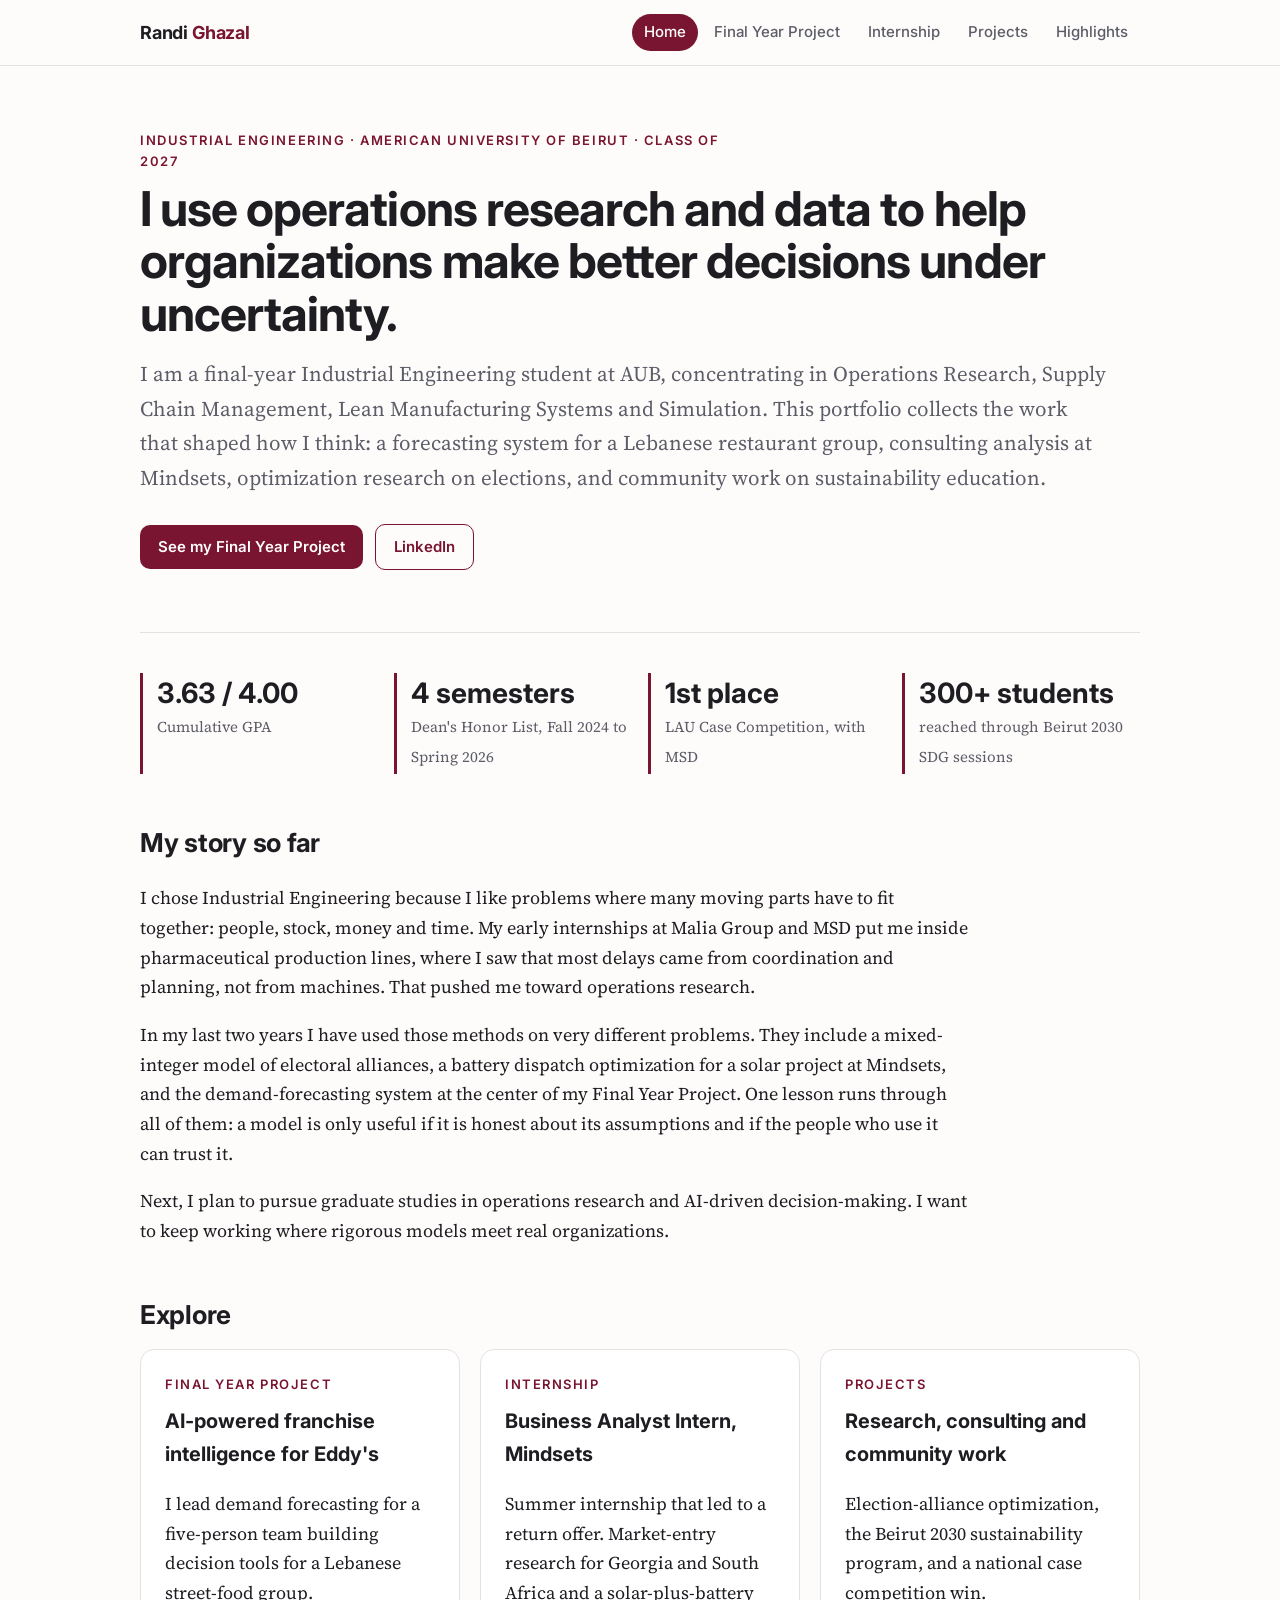
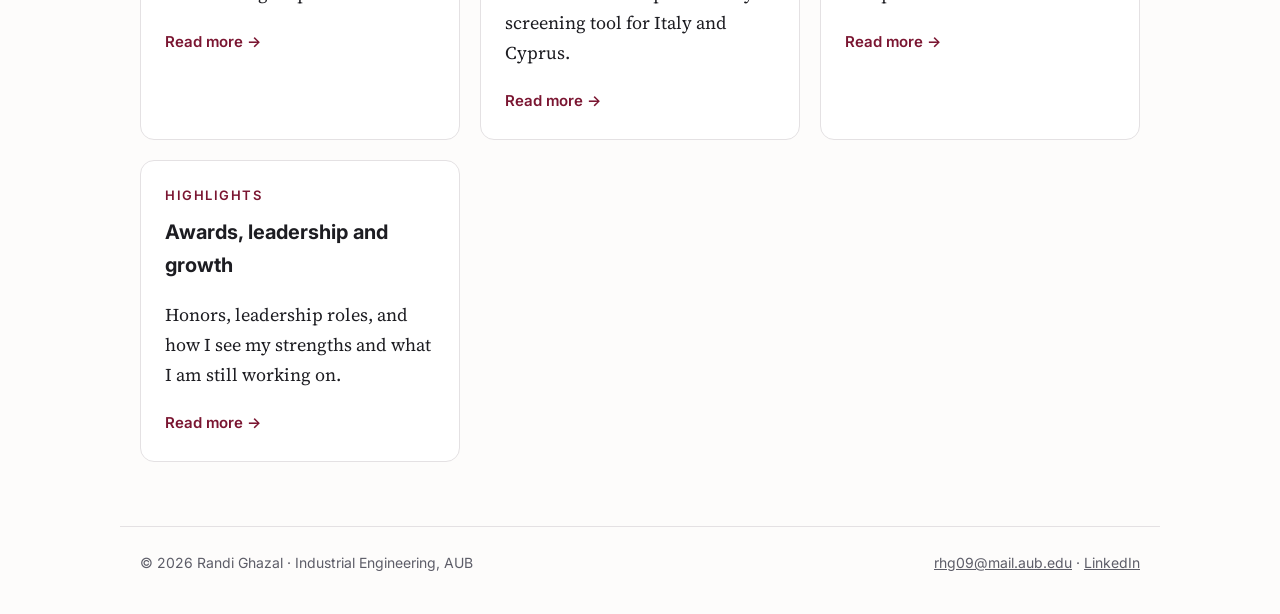
<file: index.html>
<!doctype html>
<html lang="en">
<head>
<meta charset="utf-8">
<meta name="viewport" content="width=device-width, initial-scale=1">
<title>Randi Ghazal | Industrial Engineering Portfolio</title>
<meta name="description" content="Digital portfolio of Randi Ghazal, Industrial Engineering student at the American University of Beirut: final year project, internship, projects and highlights.">
<link rel="stylesheet" href="style.css">
</head>
<body>
<header class="site"><div class="bar">
  <a class="brand" href="index.html">Randi <span>Ghazal</span></a>
  <nav aria-label="Main"><ul>
    <li><a href="index.html" aria-current="page">Home</a></li>
    <li><a href="fyp.html">Final Year Project</a></li>
    <li><a href="internship.html">Internship</a></li>
    <li><a href="projects.html">Projects</a></li>
    <li><a href="highlights.html">Highlights</a></li>
  </ul></nav>
</div></header>

<main>
  <section class="hero">
    <p class="eyebrow">Industrial Engineering · American University of Beirut · Class of 2027</p>
    <h1>I use operations research and data to help organizations make better decisions under uncertainty.</h1>
    <p class="lede">I am a final-year Industrial Engineering student at AUB, concentrating in Operations Research, Supply Chain Management, Lean Manufacturing Systems and Simulation. This portfolio collects the work that shaped how I think: a forecasting system for a Lebanese restaurant group, consulting analysis at Mindsets, optimization research on elections, and community work on sustainability education.</p>
    <p style="margin-top:24px">
      <a class="btn" href="fyp.html">See my Final Year Project</a>
      <a class="btn ghost" href="https://www.linkedin.com/in/randi-ghazal-7138972a2/" target="_blank" rel="noopener">LinkedIn</a>
    </p>
  </section>

  <div class="stats">
    <div class="stat"><b>3.63 / 4.00</b><span>Cumulative GPA</span></div>
    <div class="stat"><b>4 semesters</b><span>Dean's Honor List, Fall 2024 to Spring 2026</span></div>
    <div class="stat"><b>1st place</b><span>LAU Case Competition, with MSD</span></div>
    <div class="stat"><b>300+ students</b><span>reached through Beirut 2030 SDG sessions</span></div>
  </div>

  <h2>My story so far</h2>
  <p>I chose Industrial Engineering because I like problems where many moving parts have to fit together: people, stock, money and time. My early internships at Malia Group and MSD put me inside pharmaceutical production lines, where I saw that most delays came from coordination and planning, not from machines. That pushed me toward operations research.</p>
  <p>In my last two years I have used those methods on very different problems. They include a mixed-integer model of electoral alliances, a battery dispatch optimization for a solar project at Mindsets, and the demand-forecasting system at the center of my Final Year Project. One lesson runs through all of them: a model is only useful if it is honest about its assumptions and if the people who use it can trust it.</p>
  <p>Next, I plan to pursue graduate studies in operations research and AI-driven decision-making. I want to keep working where rigorous models meet real organizations.</p>

  <h2>Explore</h2>
  <div class="grid">
    <a class="card" href="fyp.html">
      <p class="eyebrow">Final Year Project</p>
      <h3>AI-powered franchise intelligence for Eddy's</h3>
      <p>I lead demand forecasting for a five-person team building decision tools for a Lebanese street-food group.</p>
      <span class="more">Read more →</span>
    </a>
    <a class="card" href="internship.html">
      <p class="eyebrow">Internship</p>
      <h3>Business Analyst Intern, Mindsets</h3>
      <p>Summer internship that led to a return offer. Market-entry research for Georgia and South Africa and a solar-plus-battery screening tool for Italy and Cyprus.</p>
      <span class="more">Read more →</span>
    </a>
    <a class="card" href="projects.html">
      <p class="eyebrow">Projects</p>
      <h3>Research, consulting and community work</h3>
      <p>Election-alliance optimization, the Beirut 2030 sustainability program, and a national case competition win.</p>
      <span class="more">Read more →</span>
    </a>
    <a class="card" href="highlights.html">
      <p class="eyebrow">Highlights</p>
      <h3>Awards, leadership and growth</h3>
      <p>Honors, leadership roles, and how I see my strengths and what I am still working on.</p>
      <span class="more">Read more →</span>
    </a>
  </div>
</main>

<footer>
  <span>© 2026 Randi Ghazal · Industrial Engineering, AUB</span>
  <span><a href="mailto:rhg09@mail.aub.edu">rhg09@mail.aub.edu</a> · <a href="https://www.linkedin.com/in/randi-ghazal-7138972a2/" target="_blank" rel="noopener">LinkedIn</a></span>
</footer>
</body>
</html>
</file>
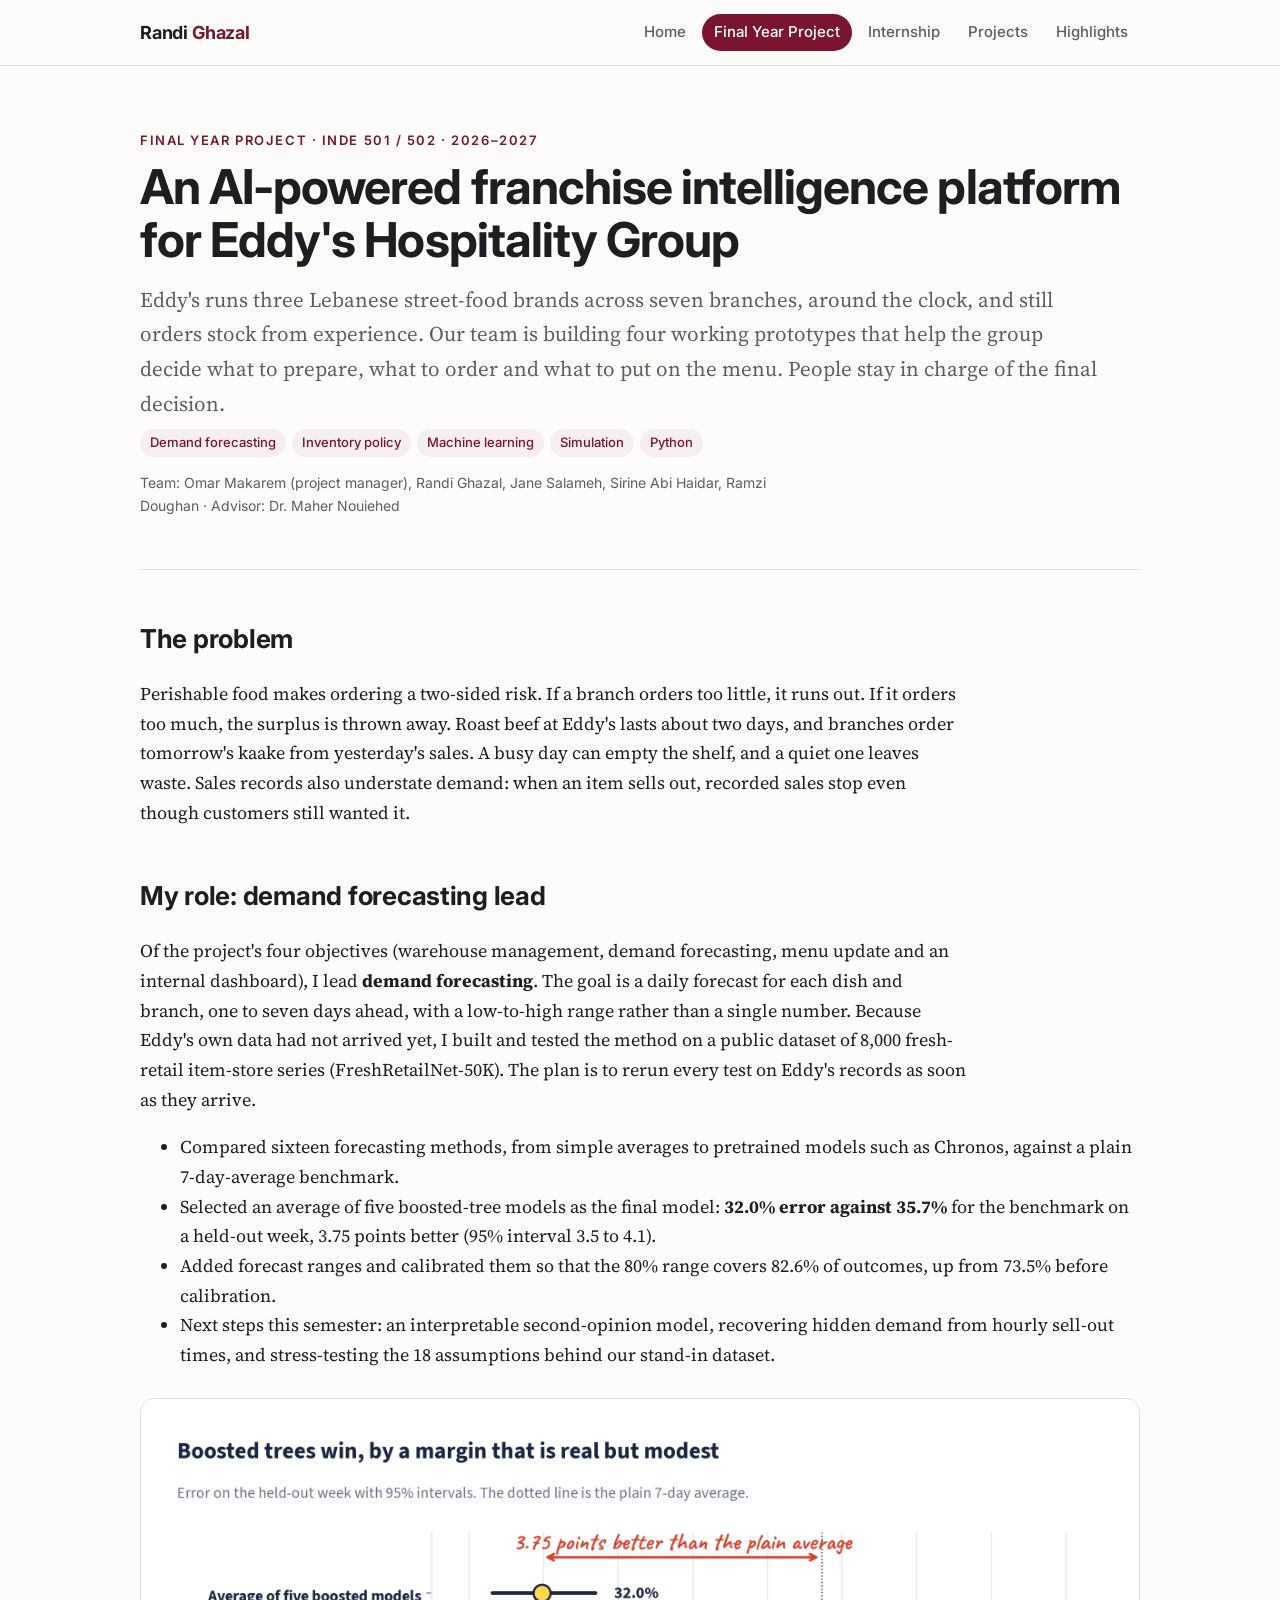
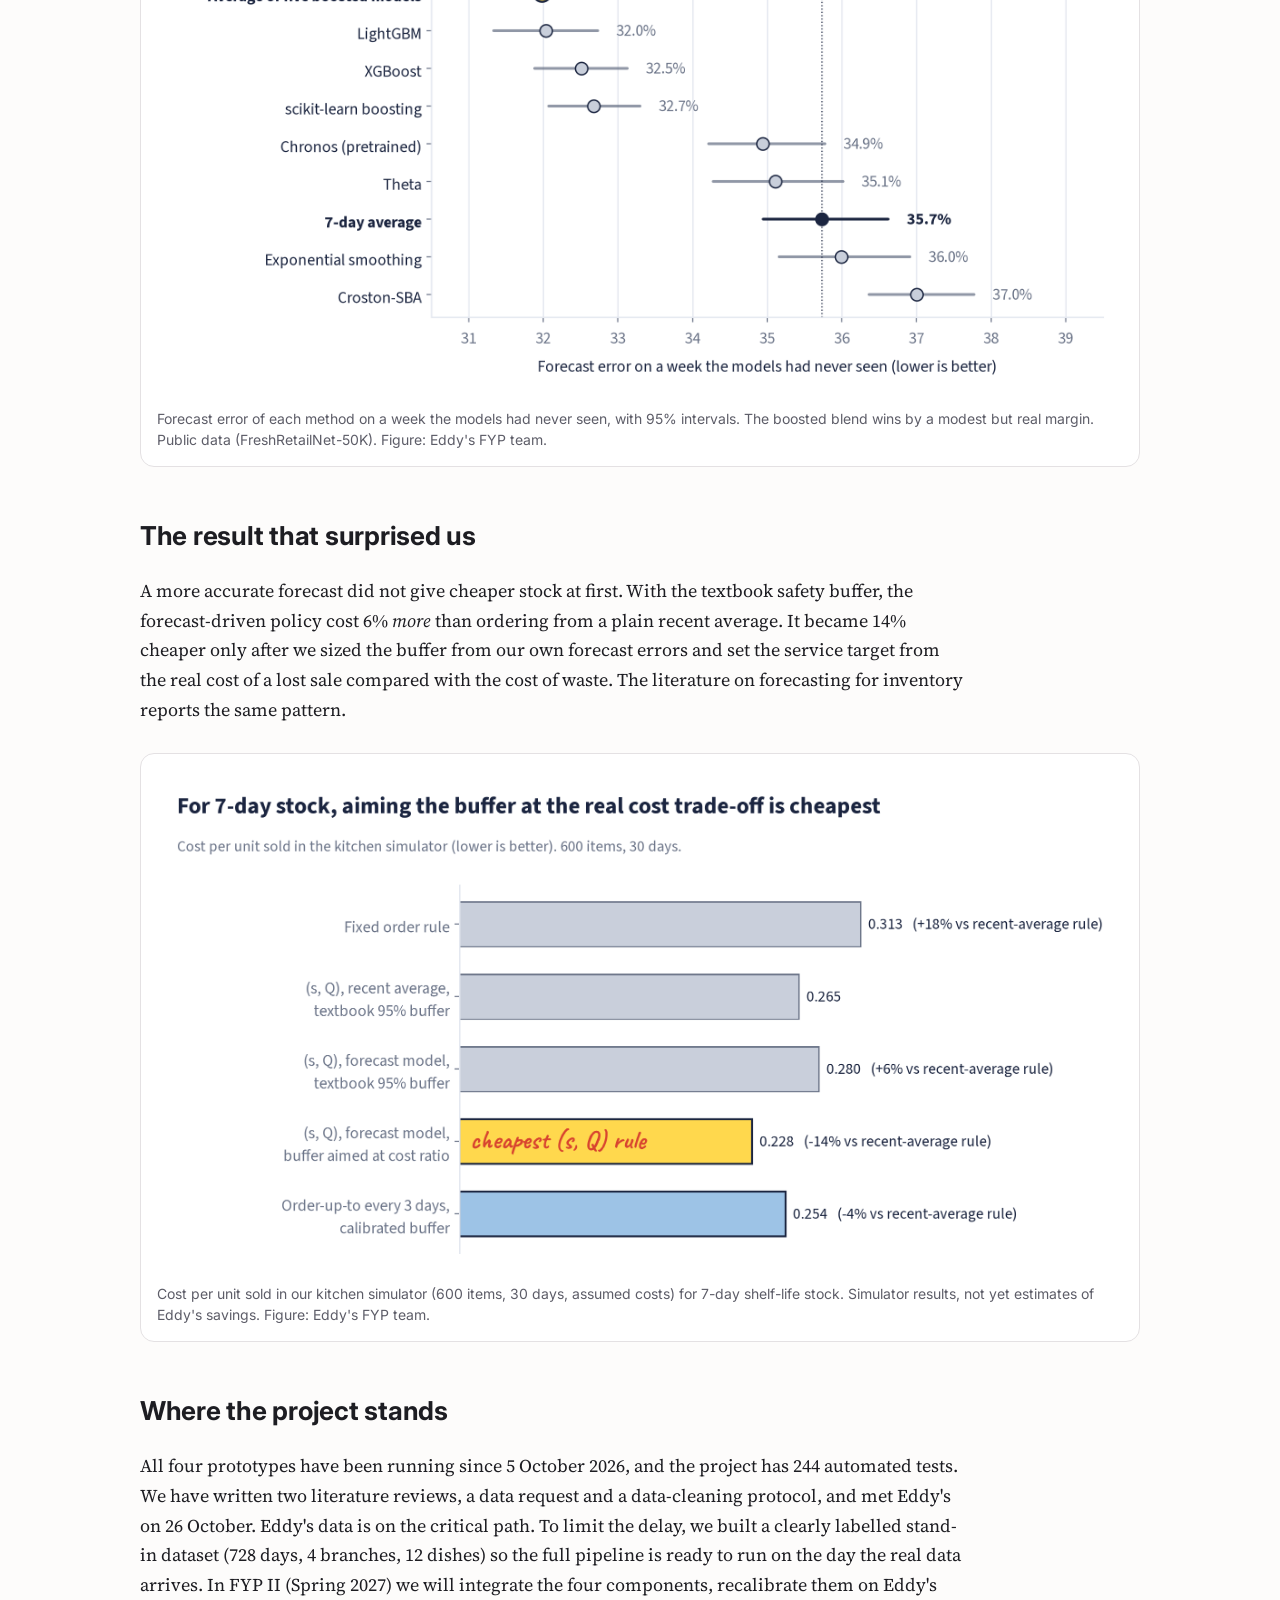
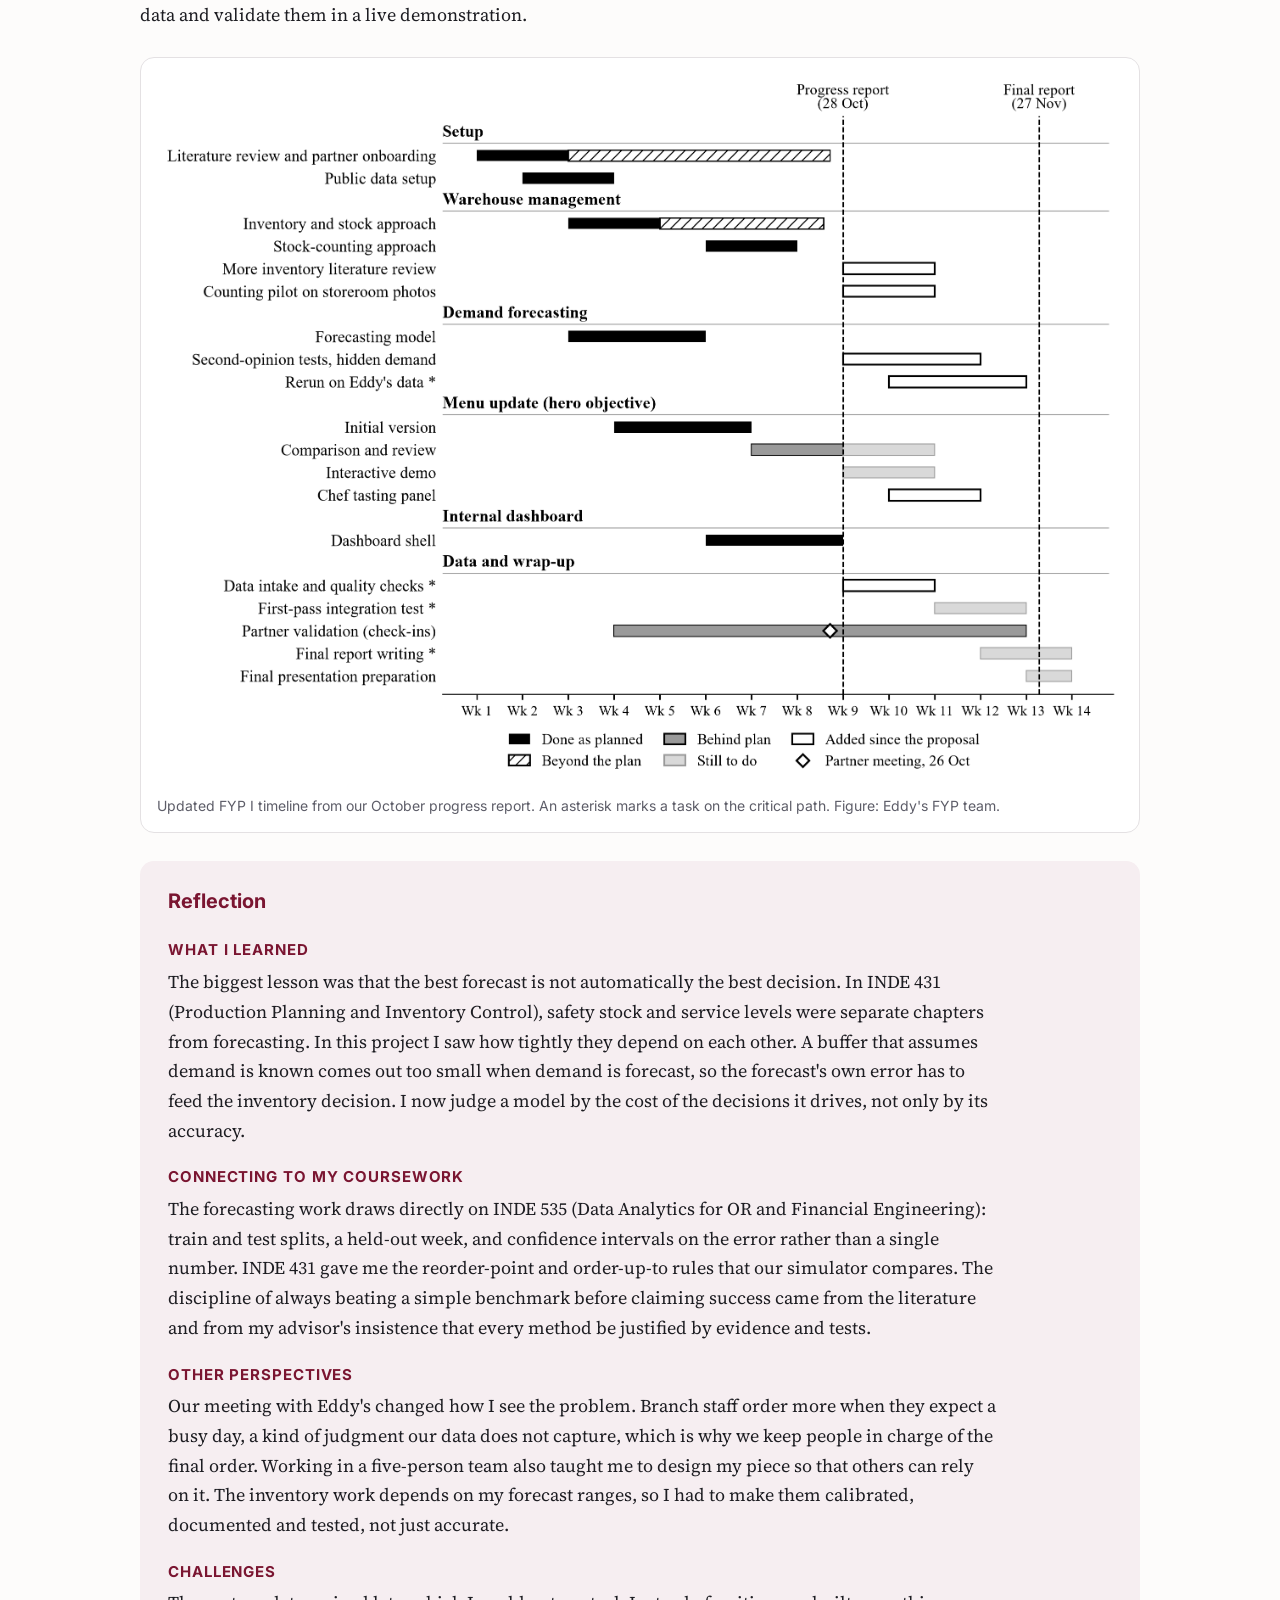
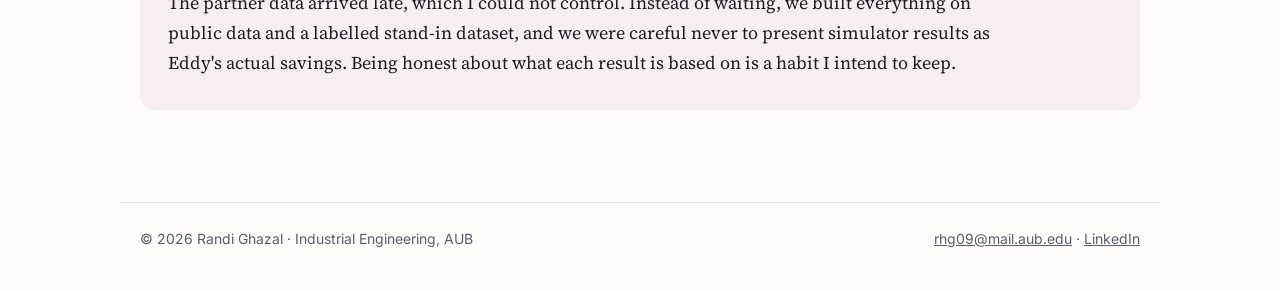
<file: fyp.html>
<!doctype html>
<html lang="en">
<head>
<meta charset="utf-8">
<meta name="viewport" content="width=device-width, initial-scale=1">
<title>Final Year Project | Randi Ghazal</title>
<meta name="description" content="Final Year Project: an AI-powered franchise intelligence platform for Eddy's Hospitality Group. Randi Ghazal leads demand forecasting.">
<link rel="stylesheet" href="style.css">
</head>
<body>
<header class="site"><div class="bar">
  <a class="brand" href="index.html">Randi <span>Ghazal</span></a>
  <nav aria-label="Main"><ul>
    <li><a href="index.html">Home</a></li>
    <li><a href="fyp.html" aria-current="page">Final Year Project</a></li>
    <li><a href="internship.html">Internship</a></li>
    <li><a href="projects.html">Projects</a></li>
    <li><a href="highlights.html">Highlights</a></li>
  </ul></nav>
</div></header>

<main>
  <section class="hero">
    <p class="eyebrow">Final Year Project · INDE 501 / 502 · 2026–2027</p>
    <h1>An AI-powered franchise intelligence platform for Eddy's Hospitality Group</h1>
    <p class="lede">Eddy's runs three Lebanese street-food brands across seven branches, around the clock, and still orders stock from experience. Our team is building four working prototypes that help the group decide what to prepare, what to order and what to put on the menu. People stay in charge of the final decision.</p>
    <ul class="tags">
      <li class="tag">Demand forecasting</li><li class="tag">Inventory policy</li><li class="tag">Machine learning</li><li class="tag">Simulation</li><li class="tag">Python</li>
    </ul>
    <p class="meta">Team: Omar Makarem (project manager), Randi Ghazal, Jane Salameh, Sirine Abi Haidar, Ramzi Doughan · Advisor: Dr. Maher Nouiehed</p>
  </section>

  <h2>The problem</h2>
  <p>Perishable food makes ordering a two-sided risk. If a branch orders too little, it runs out. If it orders too much, the surplus is thrown away. Roast beef at Eddy's lasts about two days, and branches order tomorrow's kaake from yesterday's sales. A busy day can empty the shelf, and a quiet one leaves waste. Sales records also understate demand: when an item sells out, recorded sales stop even though customers still wanted it.</p>

  <h2>My role: demand forecasting lead</h2>
  <p>Of the project's four objectives (warehouse management, demand forecasting, menu update and an internal dashboard), I lead <strong>demand forecasting</strong>. The goal is a daily forecast for each dish and branch, one to seven days ahead, with a low-to-high range rather than a single number. Because Eddy's own data had not arrived yet, I built and tested the method on a public dataset of 8,000 fresh-retail item-store series (FreshRetailNet-50K). The plan is to rerun every test on Eddy's records as soon as they arrive.</p>
  <ul>
    <li>Compared sixteen forecasting methods, from simple averages to pretrained models such as Chronos, against a plain 7-day-average benchmark.</li>
    <li>Selected an average of five boosted-tree models as the final model: <strong>32.0% error against 35.7%</strong> for the benchmark on a held-out week, 3.75 points better (95% interval 3.5 to 4.1).</li>
    <li>Added forecast ranges and calibrated them so that the 80% range covers 82.6% of outcomes, up from 73.5% before calibration.</li>
    <li>Next steps this semester: an interpretable second-opinion model, recovering hidden demand from hourly sell-out times, and stress-testing the 18 assumptions behind our stand-in dataset.</li>
  </ul>

  <figure>
    <img src="assets/fyp-forecast-errors.png" alt="Dot chart of forecast error by method on a held-out week. The average of five boosted models scores 32.0%, against 35.7% for the 7-day average.">
    <figcaption>Forecast error of each method on a week the models had never seen, with 95% intervals. The boosted blend wins by a modest but real margin. Public data (FreshRetailNet-50K). Figure: Eddy's FYP team.</figcaption>
  </figure>

  <h2>The result that surprised us</h2>
  <p>A more accurate forecast did not give cheaper stock at first. With the textbook safety buffer, the forecast-driven policy cost 6% <em>more</em> than ordering from a plain recent average. It became 14% cheaper only after we sized the buffer from our own forecast errors and set the service target from the real cost of a lost sale compared with the cost of waste. The literature on forecasting for inventory reports the same pattern.</p>
  <figure>
    <img src="assets/fyp-policy-costs.png" alt="Bar chart of cost per unit sold for five ordering rules. The reorder-point rule with a forecast model and a buffer aimed at the cost ratio is cheapest at 0.228.">
    <figcaption>Cost per unit sold in our kitchen simulator (600 items, 30 days, assumed costs) for 7-day shelf-life stock. Simulator results, not yet estimates of Eddy's savings. Figure: Eddy's FYP team.</figcaption>
  </figure>

  <h2>Where the project stands</h2>
  <p>All four prototypes have been running since 5 October 2026, and the project has 244 automated tests. We have written two literature reviews, a data request and a data-cleaning protocol, and met Eddy's on 26 October. Eddy's data is on the critical path. To limit the delay, we built a clearly labelled stand-in dataset (728 days, 4 branches, 12 dishes) so the full pipeline is ready to run on the day the real data arrives. In FYP II (Spring 2027) we will integrate the four components, recalibrate them on Eddy's data and validate them in a live demonstration.</p>
  <figure>
    <img src="assets/fyp-gantt.png" alt="Updated Gantt chart for FYP I, Fall 2026, showing tasks by week with critical-path tasks marked.">
    <figcaption>Updated FYP I timeline from our October progress report. An asterisk marks a task on the critical path. Figure: Eddy's FYP team.</figcaption>
  </figure>

  <div class="reflection">
    <h3>Reflection</h3>
    <h4>What I learned</h4>
    <p>The biggest lesson was that the best forecast is not automatically the best decision. In INDE 431 (Production Planning and Inventory Control), safety stock and service levels were separate chapters from forecasting. In this project I saw how tightly they depend on each other. A buffer that assumes demand is known comes out too small when demand is forecast, so the forecast's own error has to feed the inventory decision. I now judge a model by the cost of the decisions it drives, not only by its accuracy.</p>
    <h4>Connecting to my coursework</h4>
    <p>The forecasting work draws directly on INDE 535 (Data Analytics for OR and Financial Engineering): train and test splits, a held-out week, and confidence intervals on the error rather than a single number. INDE 431 gave me the reorder-point and order-up-to rules that our simulator compares. The discipline of always beating a simple benchmark before claiming success came from the literature and from my advisor's insistence that every method be justified by evidence and tests.</p>
    <h4>Other perspectives</h4>
    <p>Our meeting with Eddy's changed how I see the problem. Branch staff order more when they expect a busy day, a kind of judgment our data does not capture, which is why we keep people in charge of the final order. Working in a five-person team also taught me to design my piece so that others can rely on it. The inventory work depends on my forecast ranges, so I had to make them calibrated, documented and tested, not just accurate.</p>
    <h4>Challenges</h4>
    <p>The partner data arrived late, which I could not control. Instead of waiting, we built everything on public data and a labelled stand-in dataset, and we were careful never to present simulator results as Eddy's actual savings. Being honest about what each result is based on is a habit I intend to keep.</p>
  </div>
</main>

<footer>
  <span>© 2026 Randi Ghazal · Industrial Engineering, AUB</span>
  <span><a href="mailto:rhg09@mail.aub.edu">rhg09@mail.aub.edu</a> · <a href="https://www.linkedin.com/in/randi-ghazal-7138972a2/" target="_blank" rel="noopener">LinkedIn</a></span>
</footer>
</body>
</html>
</file>
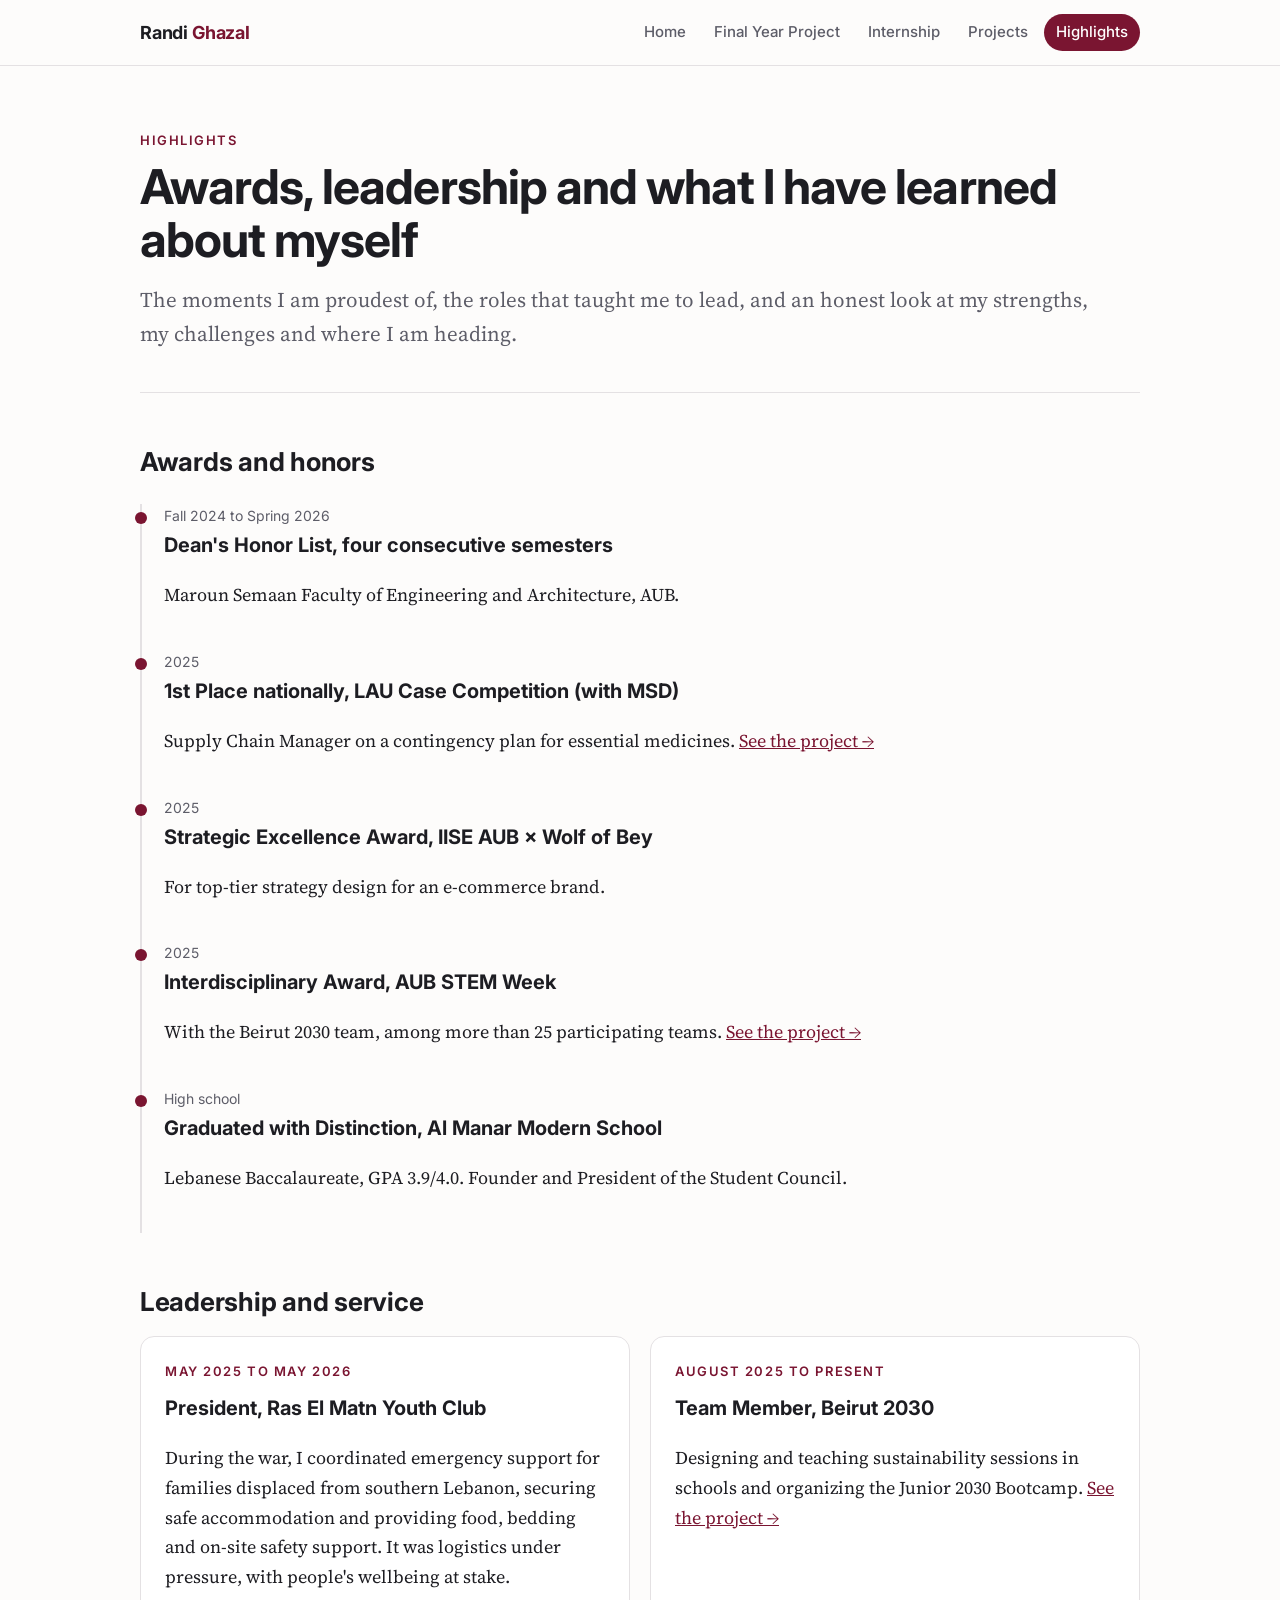
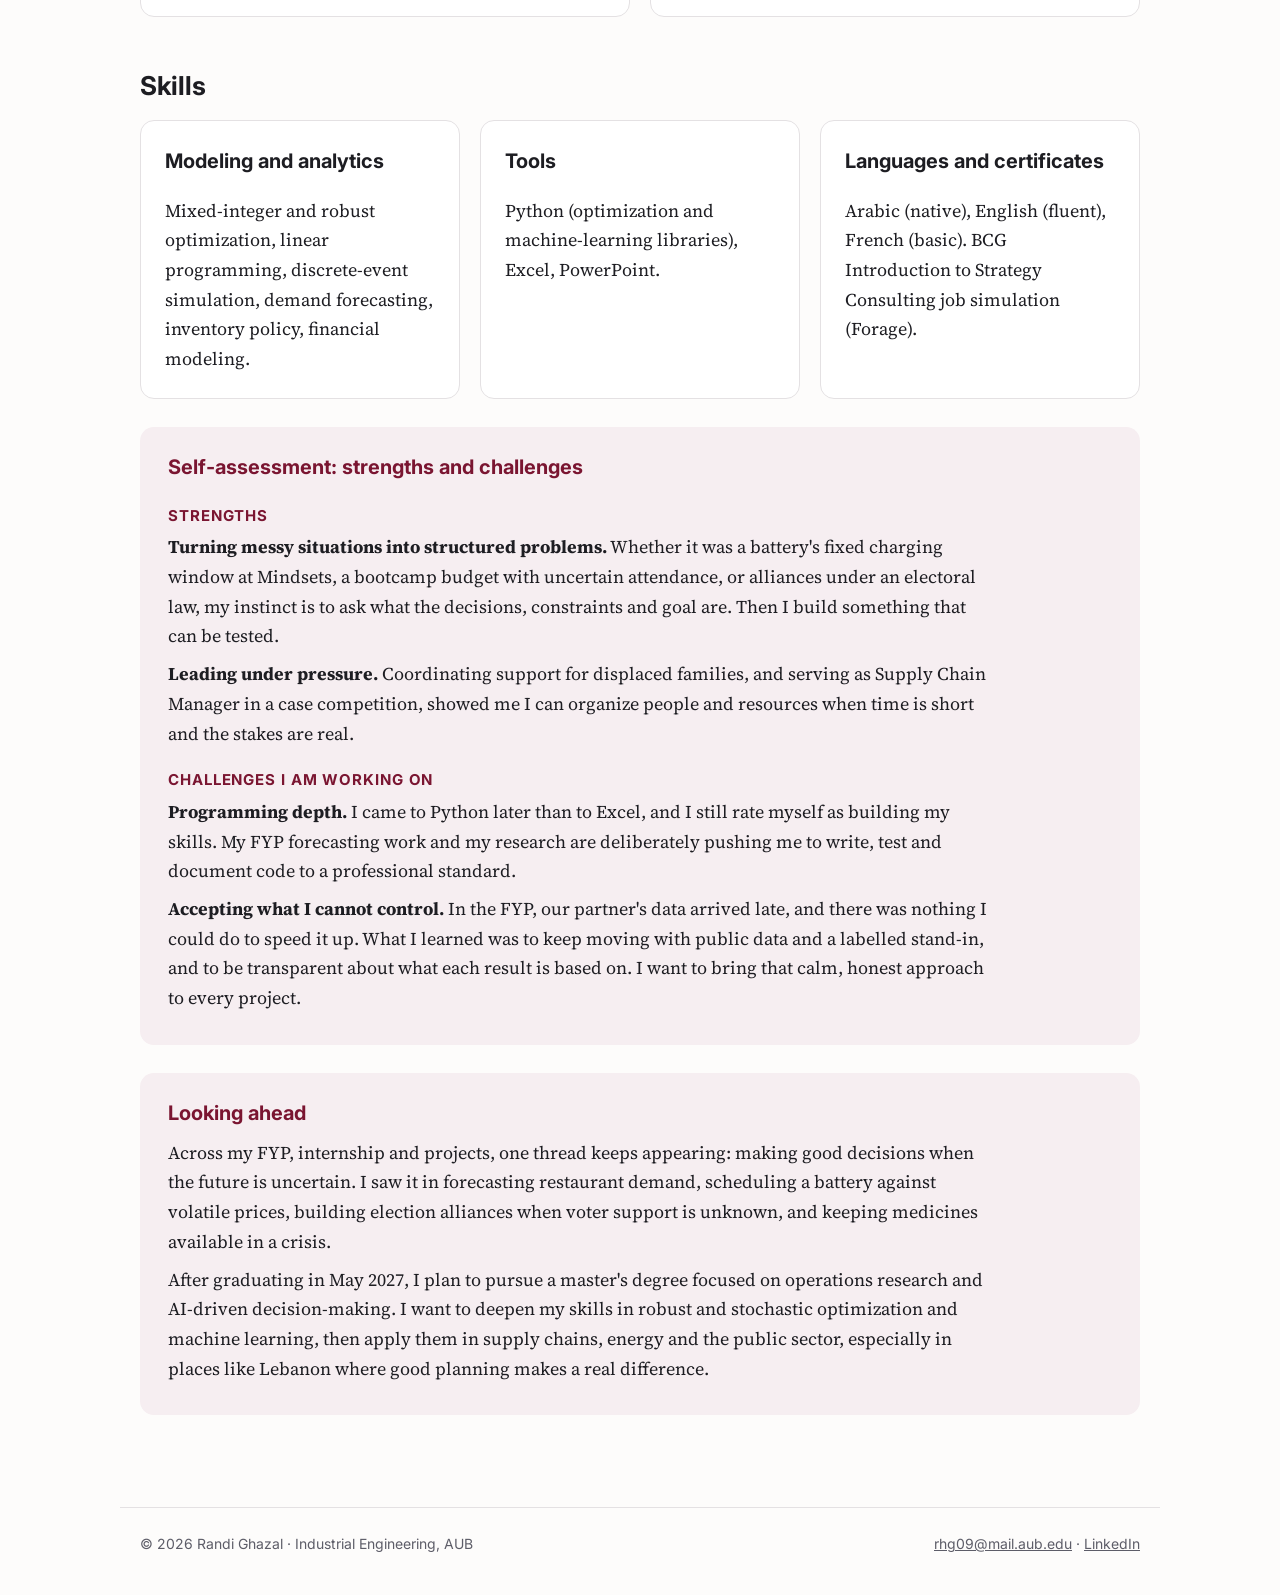
<file: highlights.html>
<!doctype html>
<html lang="en">
<head>
<meta charset="utf-8">
<meta name="viewport" content="width=device-width, initial-scale=1">
<title>Highlights | Randi Ghazal</title>
<meta name="description" content="Highlights from Randi Ghazal's time at AUB: awards, leadership, skills, and reflections on growth and future goals.">
<link rel="stylesheet" href="style.css">
</head>
<body>
<header class="site"><div class="bar">
  <a class="brand" href="index.html">Randi <span>Ghazal</span></a>
  <nav aria-label="Main"><ul>
    <li><a href="index.html">Home</a></li>
    <li><a href="fyp.html">Final Year Project</a></li>
    <li><a href="internship.html">Internship</a></li>
    <li><a href="projects.html">Projects</a></li>
    <li><a href="highlights.html" aria-current="page">Highlights</a></li>
  </ul></nav>
</div></header>

<main>
  <section class="hero">
    <p class="eyebrow">Highlights</p>
    <h1>Awards, leadership and what I have learned about myself</h1>
    <p class="lede">The moments I am proudest of, the roles that taught me to lead, and an honest look at my strengths, my challenges and where I am heading.</p>
  </section>

  <h2>Awards and honors</h2>
  <ul class="timeline">
    <li><p class="meta">Fall 2024 to Spring 2026</p><h3 style="margin-top:2px">Dean's Honor List, four consecutive semesters</h3><p>Maroun Semaan Faculty of Engineering and Architecture, AUB.</p></li>
    <li><p class="meta">2025</p><h3 style="margin-top:2px">1st Place nationally, LAU Case Competition (with MSD)</h3><p>Supply Chain Manager on a contingency plan for essential medicines. <a href="projects.html#case">See the project →</a></p></li>
    <li><p class="meta">2025</p><h3 style="margin-top:2px">Strategic Excellence Award, IISE AUB × Wolf of Bey</h3><p>For top-tier strategy design for an e-commerce brand.</p></li>
    <li><p class="meta">2025</p><h3 style="margin-top:2px">Interdisciplinary Award, AUB STEM Week</h3><p>With the Beirut 2030 team, among more than 25 participating teams. <a href="projects.html#beirut2030">See the project →</a></p></li>
    <li><p class="meta">High school</p><h3 style="margin-top:2px">Graduated with Distinction, Al Manar Modern School</h3><p>Lebanese Baccalaureate, GPA 3.9/4.0. Founder and President of the Student Council.</p></li>
  </ul>

  <h2>Leadership and service</h2>
  <div class="grid">
    <div class="card">
      <p class="eyebrow">May 2025 to May 2026</p>
      <h3>President, Ras El Matn Youth Club</h3>
      <p>During the war, I coordinated emergency support for families displaced from southern Lebanon, securing safe accommodation and providing food, bedding and on-site safety support. It was logistics under pressure, with people's wellbeing at stake.</p>
    </div>
    <div class="card">
      <p class="eyebrow">August 2025 to present</p>
      <h3>Team Member, Beirut 2030</h3>
      <p>Designing and teaching sustainability sessions in schools and organizing the Junior 2030 Bootcamp. <a href="projects.html#beirut2030">See the project →</a></p>
    </div>
  </div>

  <h2>Skills</h2>
  <div class="grid">
    <div class="card"><h3>Modeling and analytics</h3><p>Mixed-integer and robust optimization, linear programming, discrete-event simulation, demand forecasting, inventory policy, financial modeling.</p></div>
    <div class="card"><h3>Tools</h3><p>Python (optimization and machine-learning libraries), Excel, PowerPoint.</p></div>
    <div class="card"><h3>Languages and certificates</h3><p>Arabic (native), English (fluent), French (basic). BCG Introduction to Strategy Consulting job simulation (Forage).</p></div>
  </div>

  <div class="reflection">
    <h3>Self-assessment: strengths and challenges</h3>
    <h4>Strengths</h4>
    <p><strong>Turning messy situations into structured problems.</strong> Whether it was a battery's fixed charging window at Mindsets, a bootcamp budget with uncertain attendance, or alliances under an electoral law, my instinct is to ask what the decisions, constraints and goal are. Then I build something that can be tested.</p>
    <p><strong>Leading under pressure.</strong> Coordinating support for displaced families, and serving as Supply Chain Manager in a case competition, showed me I can organize people and resources when time is short and the stakes are real.</p>
    <h4>Challenges I am working on</h4>
    <p><strong>Programming depth.</strong> I came to Python later than to Excel, and I still rate myself as building my skills. My FYP forecasting work and my research are deliberately pushing me to write, test and document code to a professional standard.</p>
    <p><strong>Accepting what I cannot control.</strong> In the FYP, our partner's data arrived late, and there was nothing I could do to speed it up. What I learned was to keep moving with public data and a labelled stand-in, and to be transparent about what each result is based on. I want to bring that calm, honest approach to every project.</p>
  </div>

  <div class="reflection">
    <h3>Looking ahead</h3>
    <p>Across my FYP, internship and projects, one thread keeps appearing: making good decisions when the future is uncertain. I saw it in forecasting restaurant demand, scheduling a battery against volatile prices, building election alliances when voter support is unknown, and keeping medicines available in a crisis.</p>
    <p>After graduating in May 2027, I plan to pursue a master's degree focused on operations research and AI-driven decision-making. I want to deepen my skills in robust and stochastic optimization and machine learning, then apply them in supply chains, energy and the public sector, especially in places like Lebanon where good planning makes a real difference.</p>
  </div>
</main>

<footer>
  <span>© 2026 Randi Ghazal · Industrial Engineering, AUB</span>
  <span><a href="mailto:rhg09@mail.aub.edu">rhg09@mail.aub.edu</a> · <a href="https://www.linkedin.com/in/randi-ghazal-7138972a2/" target="_blank" rel="noopener">LinkedIn</a></span>
</footer>
</body>
</html>
</file>
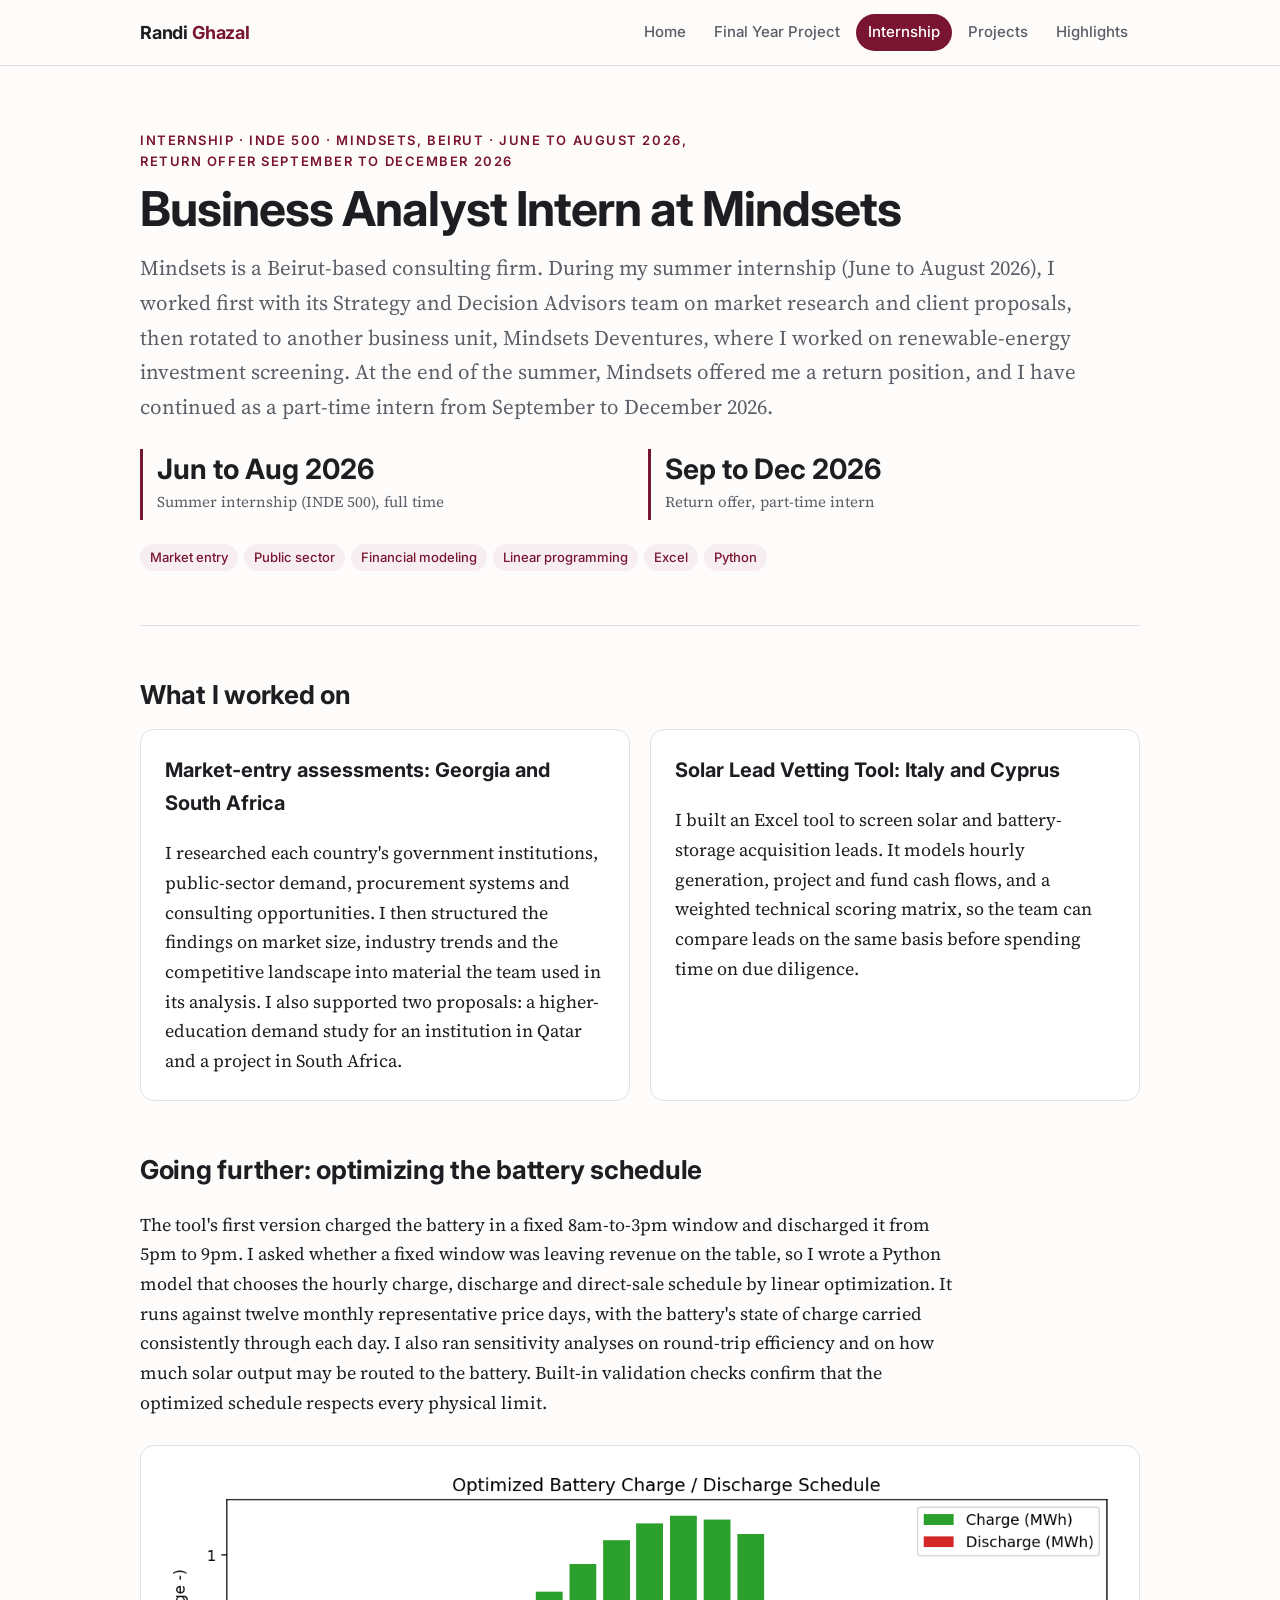
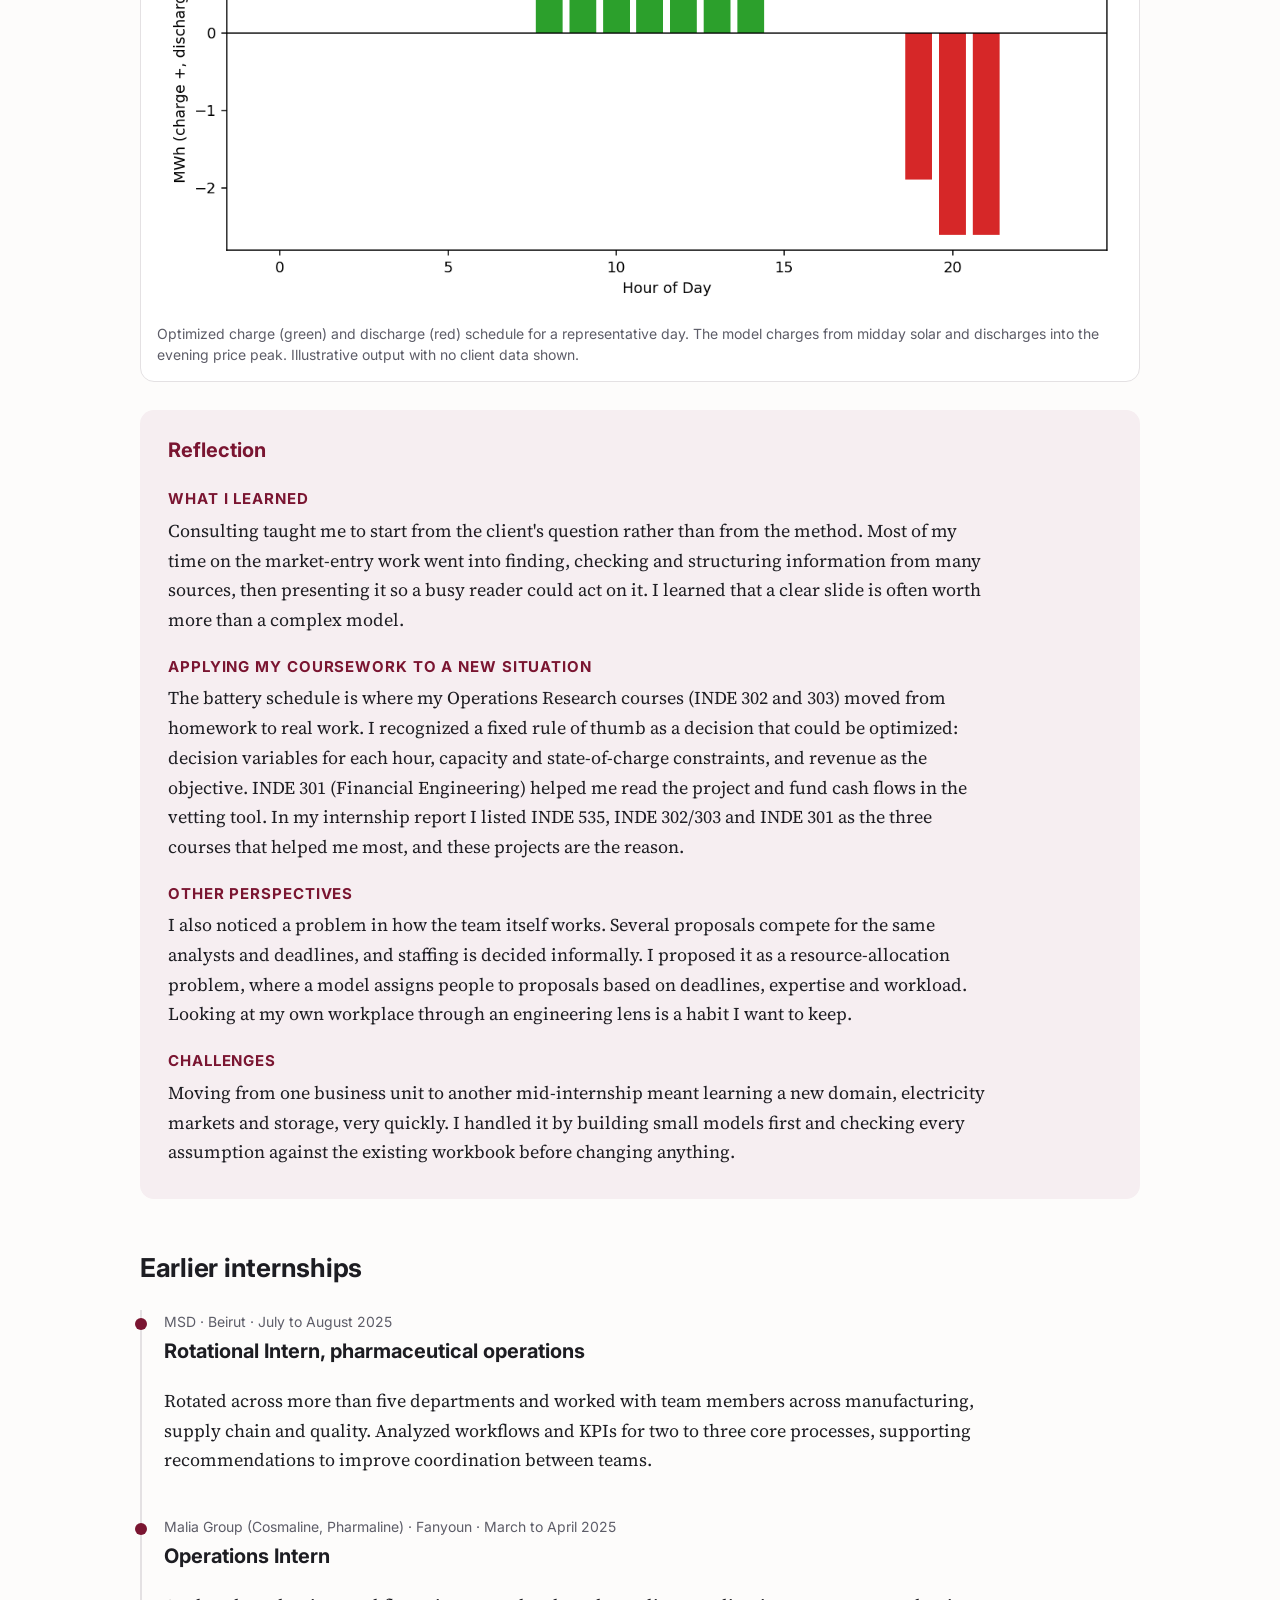
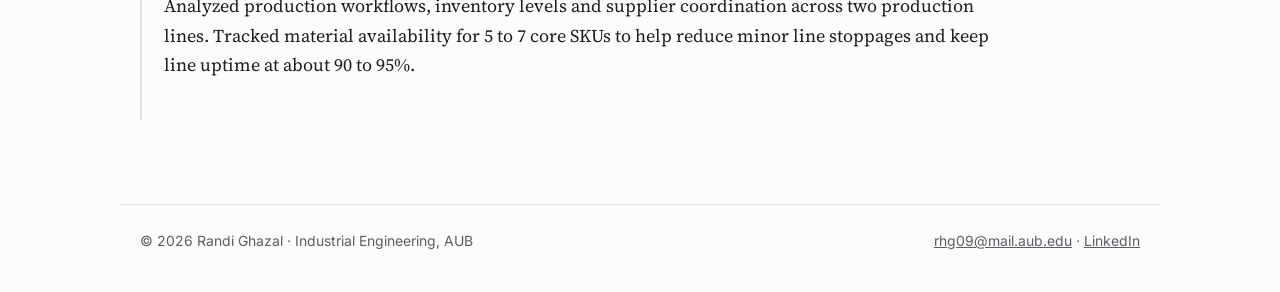
<file: internship.html>
<!doctype html>
<html lang="en">
<head>
<meta charset="utf-8">
<meta name="viewport" content="width=device-width, initial-scale=1">
<title>Internship | Randi Ghazal</title>
<meta name="description" content="Randi Ghazal's internship as a Business Analyst Intern at Mindsets, plus earlier internships at MSD and Malia Group.">
<link rel="stylesheet" href="style.css">
</head>
<body>
<header class="site"><div class="bar">
  <a class="brand" href="index.html">Randi <span>Ghazal</span></a>
  <nav aria-label="Main"><ul>
    <li><a href="index.html">Home</a></li>
    <li><a href="fyp.html">Final Year Project</a></li>
    <li><a href="internship.html" aria-current="page">Internship</a></li>
    <li><a href="projects.html">Projects</a></li>
    <li><a href="highlights.html">Highlights</a></li>
  </ul></nav>
</div></header>

<main>
  <section class="hero">
    <p class="eyebrow">Internship · INDE 500 · Mindsets, Beirut · June to August 2026, return offer September to December 2026</p>
    <h1>Business Analyst Intern at Mindsets</h1>
    <p class="lede">Mindsets is a Beirut-based consulting firm. During my summer internship (June to August 2026), I worked first with its Strategy and Decision Advisors team on market research and client proposals, then rotated to another business unit, Mindsets Deventures, where I worked on renewable-energy investment screening. At the end of the summer, Mindsets offered me a return position, and I have continued as a part-time intern from September to December 2026.</p>
    <div class="stats">
      <div class="stat"><b>Jun to Aug 2026</b><span>Summer internship (INDE 500), full time</span></div>
      <div class="stat"><b>Sep to Dec 2026</b><span>Return offer, part-time intern</span></div>
    </div>
    <ul class="tags">
      <li class="tag">Market entry</li><li class="tag">Public sector</li><li class="tag">Financial modeling</li><li class="tag">Linear programming</li><li class="tag">Excel</li><li class="tag">Python</li>
    </ul>
  </section>

  <h2>What I worked on</h2>
  <div class="grid">
    <div class="card">
      <h3>Market-entry assessments: Georgia and South Africa</h3>
      <p>I researched each country's government institutions, public-sector demand, procurement systems and consulting opportunities. I then structured the findings on market size, industry trends and the competitive landscape into material the team used in its analysis. I also supported two proposals: a higher-education demand study for an institution in Qatar and a project in South Africa.</p>
    </div>
    <div class="card">
      <h3>Solar Lead Vetting Tool: Italy and Cyprus</h3>
      <p>I built an Excel tool to screen solar and battery-storage acquisition leads. It models hourly generation, project and fund cash flows, and a weighted technical scoring matrix, so the team can compare leads on the same basis before spending time on due diligence.</p>
    </div>
  </div>

  <h2>Going further: optimizing the battery schedule</h2>
  <p>The tool's first version charged the battery in a fixed 8am-to-3pm window and discharged it from 5pm to 9pm. I asked whether a fixed window was leaving revenue on the table, so I wrote a Python model that chooses the hourly charge, discharge and direct-sale schedule by linear optimization. It runs against twelve monthly representative price days, with the battery's state of charge carried consistently through each day. I also ran sensitivity analyses on round-trip efficiency and on how much solar output may be routed to the battery. Built-in validation checks confirm that the optimized schedule respects every physical limit.</p>
  <figure>
    <img src="assets/mindsets-dispatch.png" alt="Bar chart of an optimized daily battery schedule: charging from about 8am to 2pm and discharging from 7pm to 9pm.">
    <figcaption>Optimized charge (green) and discharge (red) schedule for a representative day. The model charges from midday solar and discharges into the evening price peak. Illustrative output with no client data shown.</figcaption>
  </figure>

  <div class="reflection">
    <h3>Reflection</h3>
    <h4>What I learned</h4>
    <p>Consulting taught me to start from the client's question rather than from the method. Most of my time on the market-entry work went into finding, checking and structuring information from many sources, then presenting it so a busy reader could act on it. I learned that a clear slide is often worth more than a complex model.</p>
    <h4>Applying my coursework to a new situation</h4>
    <p>The battery schedule is where my Operations Research courses (INDE 302 and 303) moved from homework to real work. I recognized a fixed rule of thumb as a decision that could be optimized: decision variables for each hour, capacity and state-of-charge constraints, and revenue as the objective. INDE 301 (Financial Engineering) helped me read the project and fund cash flows in the vetting tool. In my internship report I listed INDE 535, INDE 302/303 and INDE 301 as the three courses that helped me most, and these projects are the reason.</p>
    <h4>Other perspectives</h4>
    <p>I also noticed a problem in how the team itself works. Several proposals compete for the same analysts and deadlines, and staffing is decided informally. I proposed it as a resource-allocation problem, where a model assigns people to proposals based on deadlines, expertise and workload. Looking at my own workplace through an engineering lens is a habit I want to keep.</p>
    <h4>Challenges</h4>
    <p>Moving from one business unit to another mid-internship meant learning a new domain, electricity markets and storage, very quickly. I handled it by building small models first and checking every assumption against the existing workbook before changing anything.</p>
  </div>

  <h2>Earlier internships</h2>
  <ul class="timeline">
    <li>
      <p class="meta">MSD · Beirut · July to August 2025</p>
      <h3 style="margin-top:2px">Rotational Intern, pharmaceutical operations</h3>
      <p>Rotated across more than five departments and worked with team members across manufacturing, supply chain and quality. Analyzed workflows and KPIs for two to three core processes, supporting recommendations to improve coordination between teams.</p>
    </li>
    <li>
      <p class="meta">Malia Group (Cosmaline, Pharmaline) · Fanyoun · March to April 2025</p>
      <h3 style="margin-top:2px">Operations Intern</h3>
      <p>Analyzed production workflows, inventory levels and supplier coordination across two production lines. Tracked material availability for 5 to 7 core SKUs to help reduce minor line stoppages and keep line uptime at about 90 to 95%.</p>
    </li>
  </ul>
</main>

<footer>
  <span>© 2026 Randi Ghazal · Industrial Engineering, AUB</span>
  <span><a href="mailto:rhg09@mail.aub.edu">rhg09@mail.aub.edu</a> · <a href="https://www.linkedin.com/in/randi-ghazal-7138972a2/" target="_blank" rel="noopener">LinkedIn</a></span>
</footer>
</body>
</html>
</file>
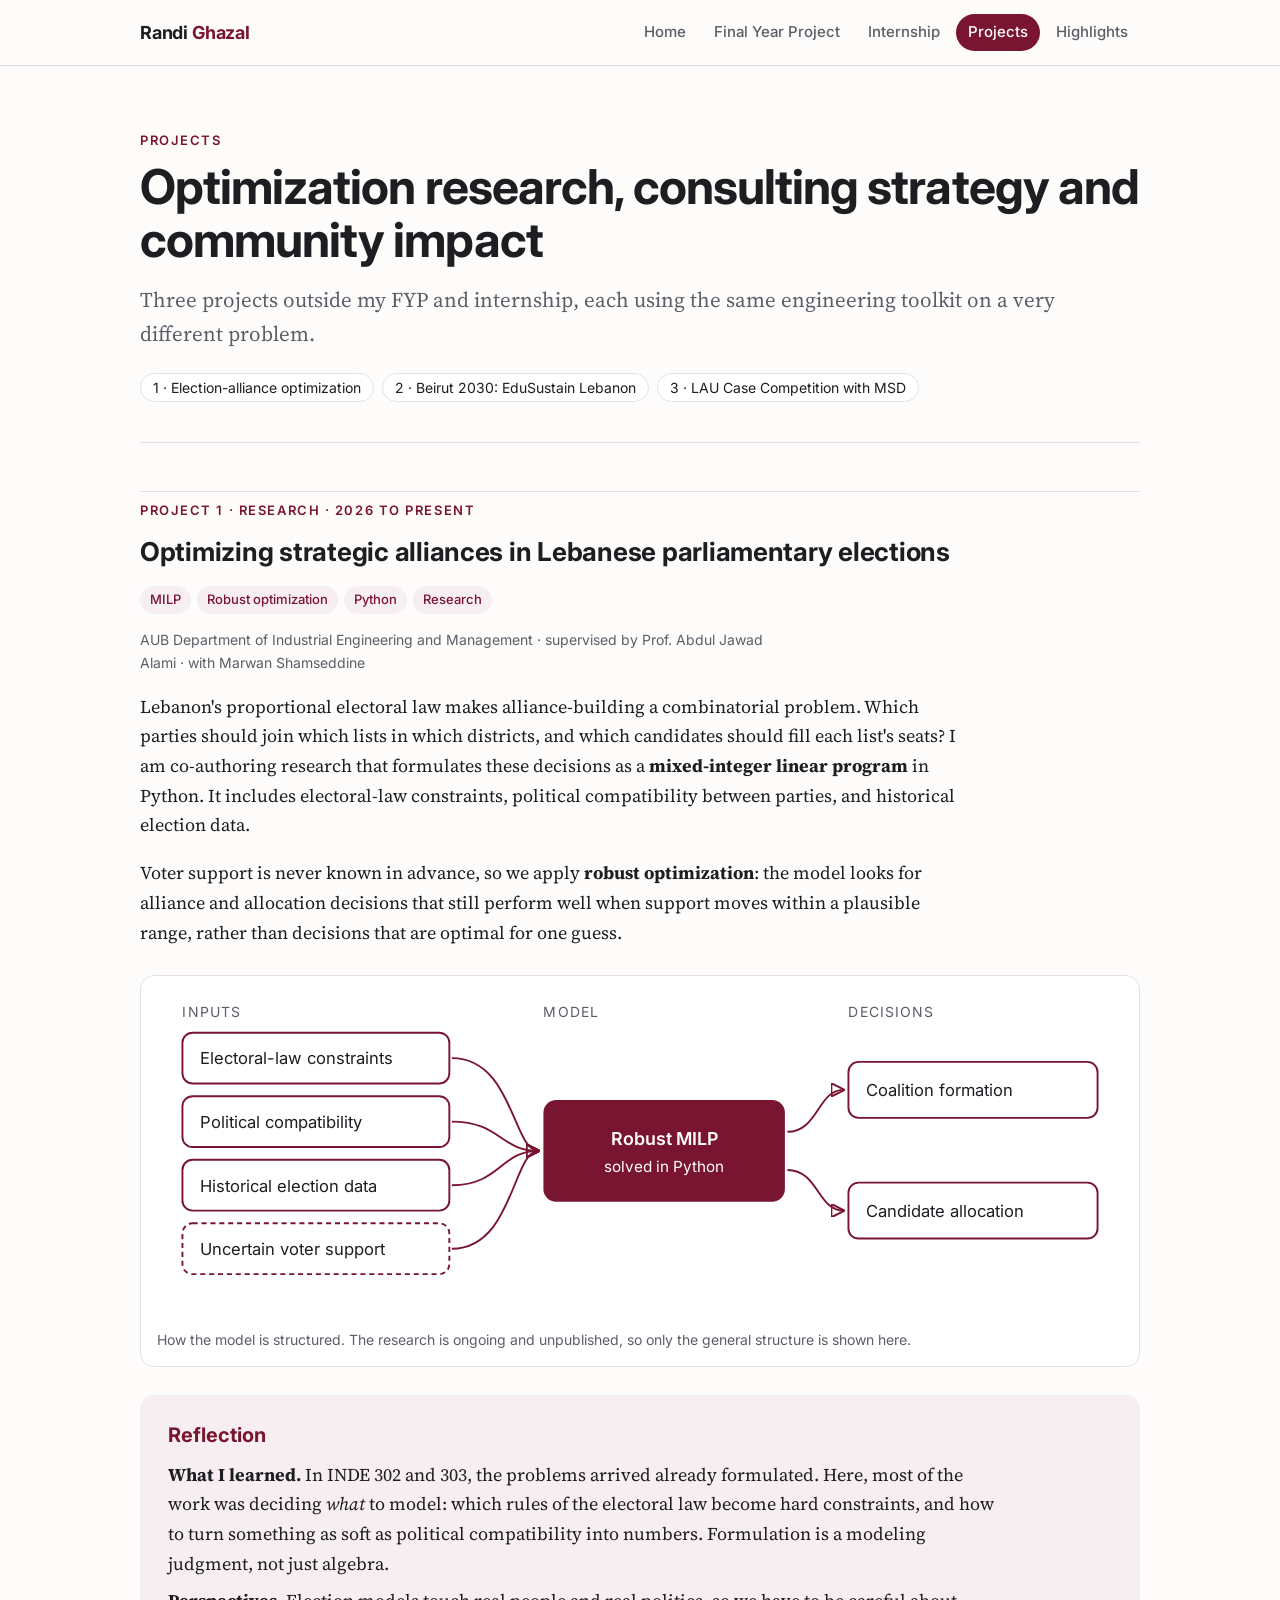
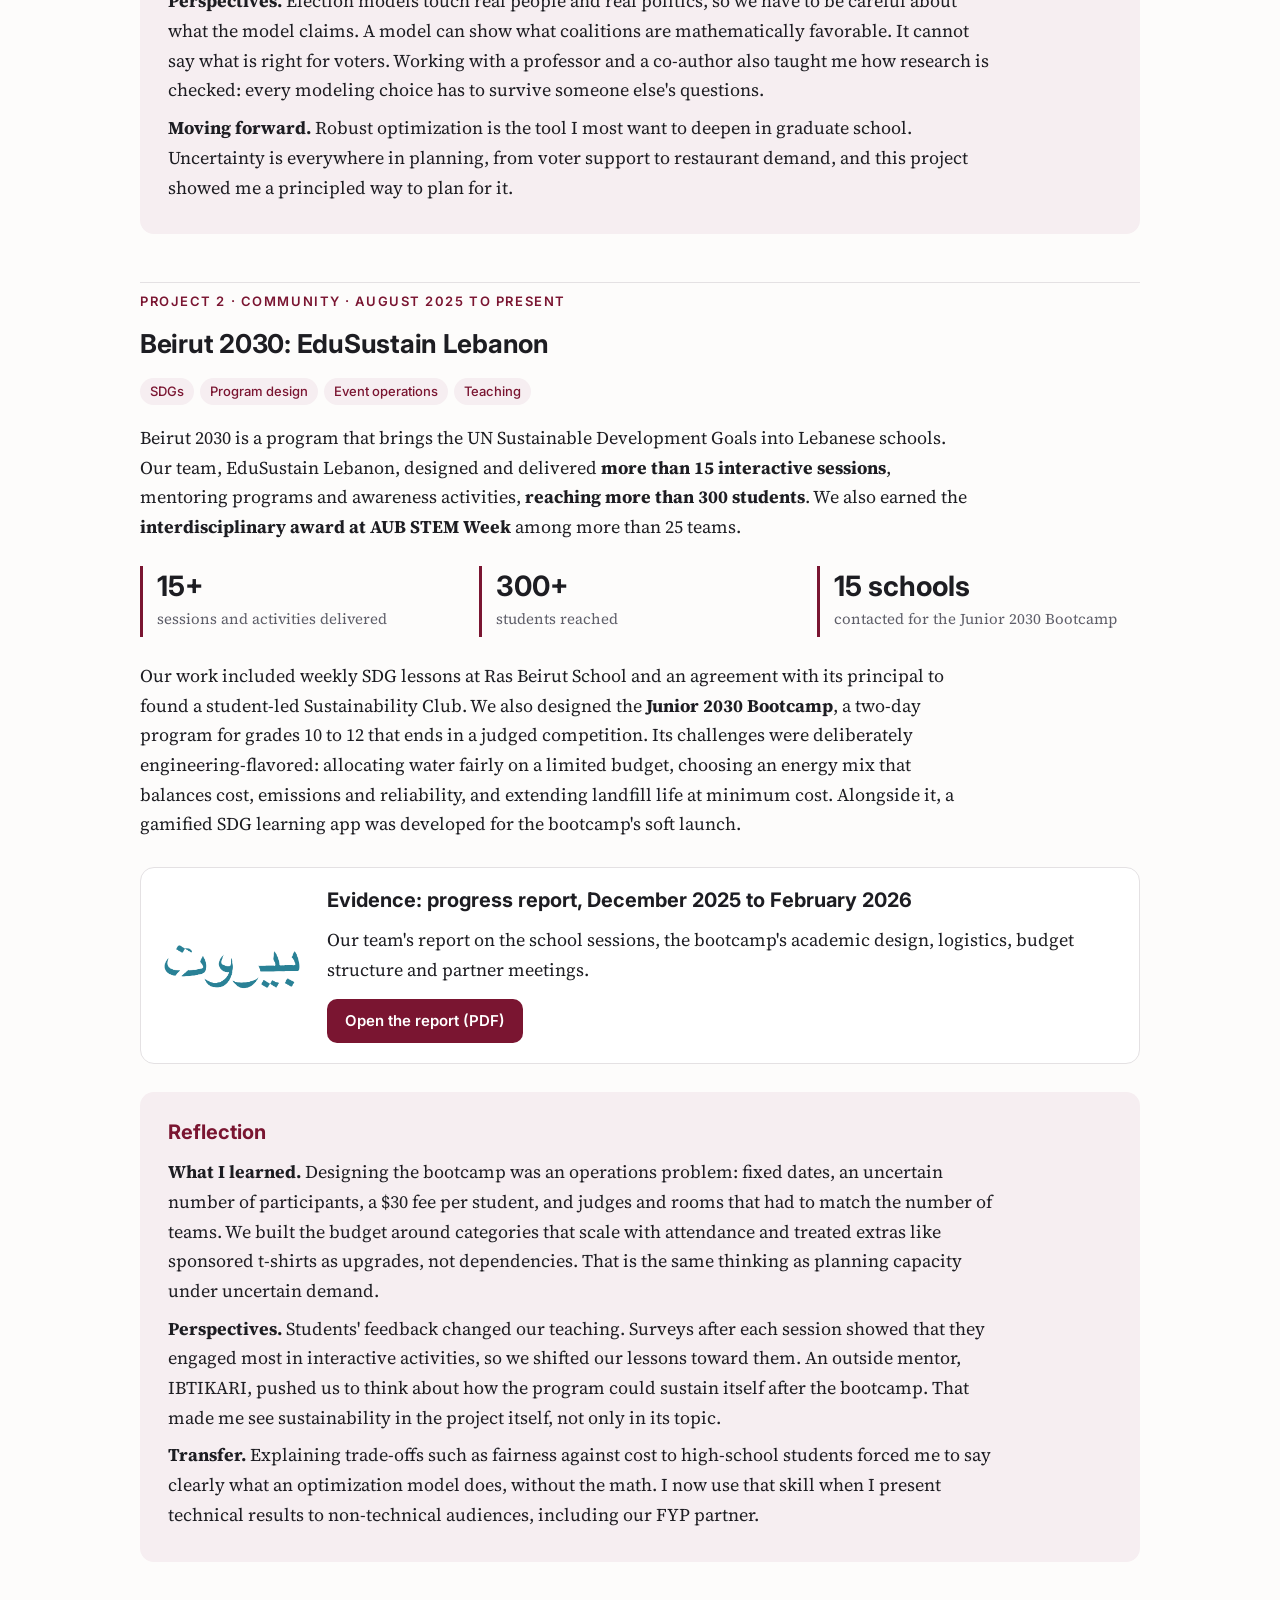
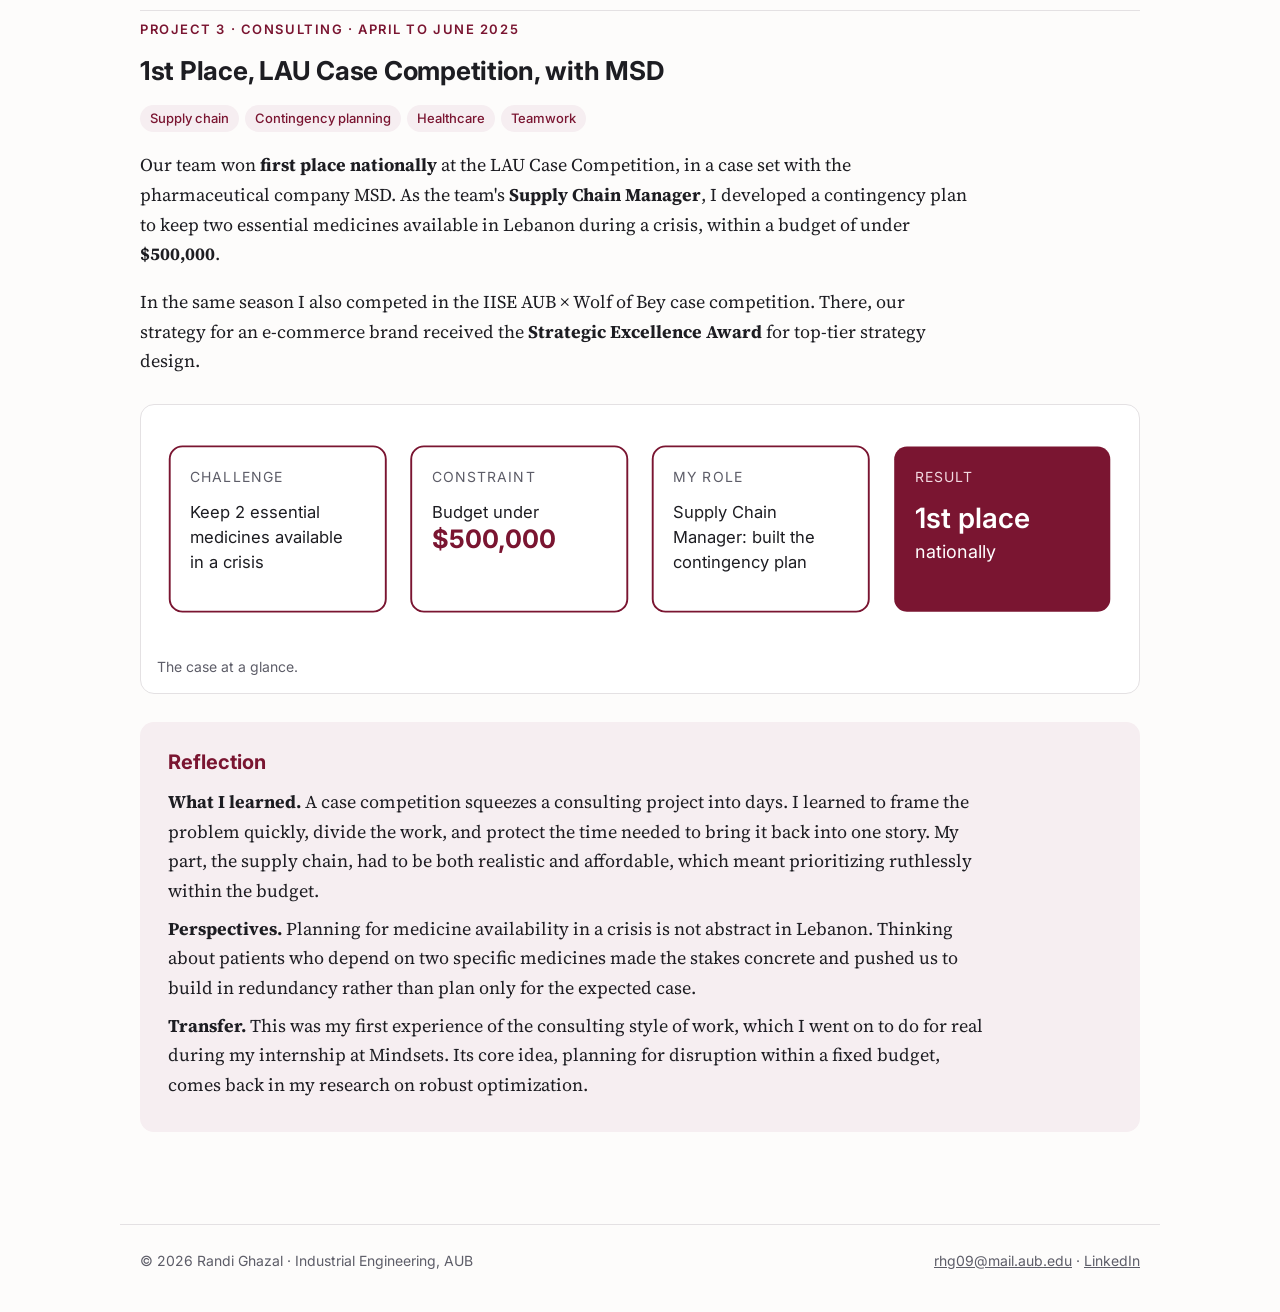
<file: projects.html>
<!doctype html>
<html lang="en">
<head>
<meta charset="utf-8">
<meta name="viewport" content="width=device-width, initial-scale=1">
<title>Projects | Randi Ghazal</title>
<meta name="description" content="Projects by Randi Ghazal: election-alliance optimization research, the Beirut 2030 sustainability education program, and a national case competition win.">
<link rel="stylesheet" href="style.css">
<style>
  .diagram { width: 100%; height: auto; font-family: 'Inter', sans-serif; }
  .diagram .box { fill: #fff; stroke: #7a1531; stroke-width: 1.5; }
  .diagram .core { fill: #7a1531; }
  .diagram text { font-size: 13px; fill: #1d1d22; }
  .diagram .core-t { fill: #fff; font-weight: 600; font-size: 14px; }
  .diagram .lbl { font-size: 11px; fill: #5d5d68; text-transform: uppercase; letter-spacing: .08em; }
  .diagram path { stroke: #7a1531; stroke-width: 1.5; fill: none; marker-end: url(#arr); }
</style>
</head>
<body>
<header class="site"><div class="bar">
  <a class="brand" href="index.html">Randi <span>Ghazal</span></a>
  <nav aria-label="Main"><ul>
    <li><a href="index.html">Home</a></li>
    <li><a href="fyp.html">Final Year Project</a></li>
    <li><a href="internship.html">Internship</a></li>
    <li><a href="projects.html" aria-current="page">Projects</a></li>
    <li><a href="highlights.html">Highlights</a></li>
  </ul></nav>
</div></header>

<main>
  <section class="hero">
    <p class="eyebrow">Projects</p>
    <h1>Optimization research, consulting strategy and community impact</h1>
    <p class="lede">Three projects outside my FYP and internship, each using the same engineering toolkit on a very different problem.</p>
    <ul class="onpage">
      <li><a href="#elections">1 · Election-alliance optimization</a></li>
      <li><a href="#beirut2030">2 · Beirut 2030: EduSustain Lebanon</a></li>
      <li><a href="#case">3 · LAU Case Competition with MSD</a></li>
    </ul>
  </section>

  <!-- ===================== PROJECT 1 ===================== -->
  <section class="project" id="elections">
    <p class="eyebrow">Project 1 · Research · 2026 to present</p>
    <h2 style="margin-top:4px">Optimizing strategic alliances in Lebanese parliamentary elections</h2>
    <ul class="tags"><li class="tag">MILP</li><li class="tag">Robust optimization</li><li class="tag">Python</li><li class="tag">Research</li></ul>
    <p class="meta">AUB Department of Industrial Engineering and Management · supervised by Prof. Abdul Jawad Alami · with Marwan Shamseddine</p>
    <p>Lebanon's proportional electoral law makes alliance-building a combinatorial problem. Which parties should join which lists in which districts, and which candidates should fill each list's seats? I am co-authoring research that formulates these decisions as a <strong>mixed-integer linear program</strong> in Python. It includes electoral-law constraints, political compatibility between parties, and historical election data.</p>
    <p>Voter support is never known in advance, so we apply <strong>robust optimization</strong>: the model looks for alliance and allocation decisions that still perform well when support moves within a plausible range, rather than decisions that are optimal for one guess.</p>

    <figure>
      <svg class="diagram" viewBox="0 0 760 250" role="img" aria-label="Model structure: inputs (electoral law, party compatibility, historical results, uncertain voter support) feed a robust MILP, which outputs coalition decisions and candidate allocation.">
        <defs><marker id="arr" viewBox="0 0 10 10" refX="9" refY="5" markerWidth="7" markerHeight="7" orient="auto"><path d="M0,0 L10,5 L0,10 z" fill="#7a1531" stroke="none"/></marker></defs>
        <text class="lbl" x="20" y="20">Inputs</text>
        <rect class="box" x="20" y="32" width="210" height="40" rx="8"/><text x="34" y="57">Electoral-law constraints</text>
        <rect class="box" x="20" y="82" width="210" height="40" rx="8"/><text x="34" y="107">Political compatibility</text>
        <rect class="box" x="20" y="132" width="210" height="40" rx="8"/><text x="34" y="157">Historical election data</text>
        <rect class="box" x="20" y="182" width="210" height="40" rx="8" stroke-dasharray="4 3"/><text x="34" y="207">Uncertain voter support</text>
        <path d="M232,52 C280,52 280,125 300,125"/>
        <path d="M232,102 C270,102 270,125 300,125"/>
        <path d="M232,152 C270,152 270,125 300,125"/>
        <path d="M232,202 C280,202 280,125 300,125"/>
        <text class="lbl" x="304" y="20">Model</text>
        <rect class="core" x="304" y="85" width="190" height="80" rx="10"/>
        <text class="core-t" x="399" y="120" text-anchor="middle">Robust MILP</text>
        <text class="core-t" x="399" y="142" text-anchor="middle" style="font-weight:400;font-size:12px">solved in Python</text>
        <path d="M496,110 C520,110 520,77 540,77"/>
        <path d="M496,140 C520,140 520,172 540,172"/>
        <text class="lbl" x="544" y="20">Decisions</text>
        <rect class="box" x="544" y="55" width="196" height="44" rx="8"/><text x="558" y="82">Coalition formation</text>
        <rect class="box" x="544" y="150" width="196" height="44" rx="8"/><text x="558" y="177">Candidate allocation</text>
      </svg>
      <figcaption>How the model is structured. The research is ongoing and unpublished, so only the general structure is shown here.</figcaption>
    </figure>

    <div class="reflection">
      <h3>Reflection</h3>
      <p><strong>What I learned.</strong> In INDE 302 and 303, the problems arrived already formulated. Here, most of the work was deciding <em>what</em> to model: which rules of the electoral law become hard constraints, and how to turn something as soft as political compatibility into numbers. Formulation is a modeling judgment, not just algebra.</p>
      <p><strong>Perspectives.</strong> Election models touch real people and real politics, so we have to be careful about what the model claims. A model can show what coalitions are mathematically favorable. It cannot say what is right for voters. Working with a professor and a co-author also taught me how research is checked: every modeling choice has to survive someone else's questions.</p>
      <p><strong>Moving forward.</strong> Robust optimization is the tool I most want to deepen in graduate school. Uncertainty is everywhere in planning, from voter support to restaurant demand, and this project showed me a principled way to plan for it.</p>
    </div>
  </section>

  <!-- ===================== PROJECT 2 ===================== -->
  <section class="project" id="beirut2030">
    <p class="eyebrow">Project 2 · Community · August 2025 to present</p>
    <h2 style="margin-top:4px">Beirut 2030: EduSustain Lebanon</h2>
    <ul class="tags"><li class="tag">SDGs</li><li class="tag">Program design</li><li class="tag">Event operations</li><li class="tag">Teaching</li></ul>
    <p>Beirut 2030 is a program that brings the UN Sustainable Development Goals into Lebanese schools. Our team, EduSustain Lebanon, designed and delivered <strong>more than 15 interactive sessions</strong>, mentoring programs and awareness activities, <strong>reaching more than 300 students</strong>. We also earned the <strong>interdisciplinary award at AUB STEM Week</strong> among more than 25 teams.</p>
    <div class="stats">
      <div class="stat"><b>15+</b><span>sessions and activities delivered</span></div>
      <div class="stat"><b>300+</b><span>students reached</span></div>
      <div class="stat"><b>15 schools</b><span>contacted for the Junior 2030 Bootcamp</span></div>
    </div>
    <p>Our work included weekly SDG lessons at Ras Beirut School and an agreement with its principal to found a student-led Sustainability Club. We also designed the <strong>Junior 2030 Bootcamp</strong>, a two-day program for grades 10 to 12 that ends in a judged competition. Its challenges were deliberately engineering-flavored: allocating water fairly on a limited budget, choosing an energy mix that balances cost, emissions and reliability, and extending landfill life at minimum cost. Alongside it, a gamified SDG learning app was developed for the bootcamp's soft launch.</p>
    <figure style="display:flex;gap:20px;align-items:center;flex-wrap:wrap">
      <img src="assets/beirut2030-logo.png" alt="Beirut 2030 logo" style="width:150px">
      <div style="flex:1;min-width:220px">
        <h3 style="margin-top:0">Evidence: progress report, December 2025 to February 2026</h3>
        <p style="margin:0 0 10px">Our team's report on the school sessions, the bootcamp's academic design, logistics, budget structure and partner meetings.</p>
        <a class="btn" href="assets/beirut2030-progress-report.pdf" target="_blank" rel="noopener">Open the report (PDF)</a>
      </div>
    </figure>

    <div class="reflection">
      <h3>Reflection</h3>
      <p><strong>What I learned.</strong> Designing the bootcamp was an operations problem: fixed dates, an uncertain number of participants, a $30 fee per student, and judges and rooms that had to match the number of teams. We built the budget around categories that scale with attendance and treated extras like sponsored t-shirts as upgrades, not dependencies. That is the same thinking as planning capacity under uncertain demand.</p>
      <p><strong>Perspectives.</strong> Students' feedback changed our teaching. Surveys after each session showed that they engaged most in interactive activities, so we shifted our lessons toward them. An outside mentor, IBTIKARI, pushed us to think about how the program could sustain itself after the bootcamp. That made me see sustainability in the project itself, not only in its topic.</p>
      <p><strong>Transfer.</strong> Explaining trade-offs such as fairness against cost to high-school students forced me to say clearly what an optimization model does, without the math. I now use that skill when I present technical results to non-technical audiences, including our FYP partner.</p>
    </div>
  </section>

  <!-- ===================== PROJECT 3 ===================== -->
  <section class="project" id="case">
    <p class="eyebrow">Project 3 · Consulting · April to June 2025</p>
    <h2 style="margin-top:4px">1st Place, LAU Case Competition, with MSD</h2>
    <ul class="tags"><li class="tag">Supply chain</li><li class="tag">Contingency planning</li><li class="tag">Healthcare</li><li class="tag">Teamwork</li></ul>
    <p>Our team won <strong>first place nationally</strong> at the LAU Case Competition, in a case set with the pharmaceutical company MSD. As the team's <strong>Supply Chain Manager</strong>, I developed a contingency plan to keep two essential medicines available in Lebanon during a crisis, within a budget of under <strong>$500,000</strong>.</p>
    <p>In the same season I also competed in the IISE AUB × Wolf of Bey case competition. There, our strategy for an e-commerce brand received the <strong>Strategic Excellence Award</strong> for top-tier strategy design.</p>

    <figure>
      <svg class="diagram" viewBox="0 0 760 170" role="img" aria-label="Case at a glance: the challenge (keep two essential medicines available in a crisis), the constraint (budget under 500,000 dollars), my role (supply chain manager) and the result (first place nationally).">
        <rect class="box" x="10" y="20" width="170" height="130" rx="10"/>
        <text class="lbl" x="26" y="48">Challenge</text>
        <text x="26" y="76">Keep 2 essential</text><text x="26" y="96">medicines available</text><text x="26" y="116">in a crisis</text>
        <rect class="box" x="200" y="20" width="170" height="130" rx="10"/>
        <text class="lbl" x="216" y="48">Constraint</text>
        <text x="216" y="76">Budget under</text><text x="216" y="100" style="font-size:20px;font-weight:700;fill:#7a1531">$500,000</text>
        <rect class="box" x="390" y="20" width="170" height="130" rx="10"/>
        <text class="lbl" x="406" y="48">My role</text>
        <text x="406" y="76">Supply Chain</text><text x="406" y="96">Manager: built the</text><text x="406" y="116">contingency plan</text>
        <rect class="core" x="580" y="20" width="170" height="130" rx="10"/>
        <text class="lbl" x="596" y="48" style="fill:#f3d9e1">Result</text>
        <text class="core-t" x="596" y="84" style="font-size:22px">1st place</text><text class="core-t" x="596" y="108" style="font-weight:400">nationally</text>
      </svg>
      <figcaption>The case at a glance.</figcaption>
    </figure>

    <div class="reflection">
      <h3>Reflection</h3>
      <p><strong>What I learned.</strong> A case competition squeezes a consulting project into days. I learned to frame the problem quickly, divide the work, and protect the time needed to bring it back into one story. My part, the supply chain, had to be both realistic and affordable, which meant prioritizing ruthlessly within the budget.</p>
      <p><strong>Perspectives.</strong> Planning for medicine availability in a crisis is not abstract in Lebanon. Thinking about patients who depend on two specific medicines made the stakes concrete and pushed us to build in redundancy rather than plan only for the expected case.</p>
      <p><strong>Transfer.</strong> This was my first experience of the consulting style of work, which I went on to do for real during my internship at Mindsets. Its core idea, planning for disruption within a fixed budget, comes back in my research on robust optimization.</p>
    </div>
  </section>
</main>

<footer>
  <span>© 2026 Randi Ghazal · Industrial Engineering, AUB</span>
  <span><a href="mailto:rhg09@mail.aub.edu">rhg09@mail.aub.edu</a> · <a href="https://www.linkedin.com/in/randi-ghazal-7138972a2/" target="_blank" rel="noopener">LinkedIn</a></span>
</footer>
</body>
</html>
</file>
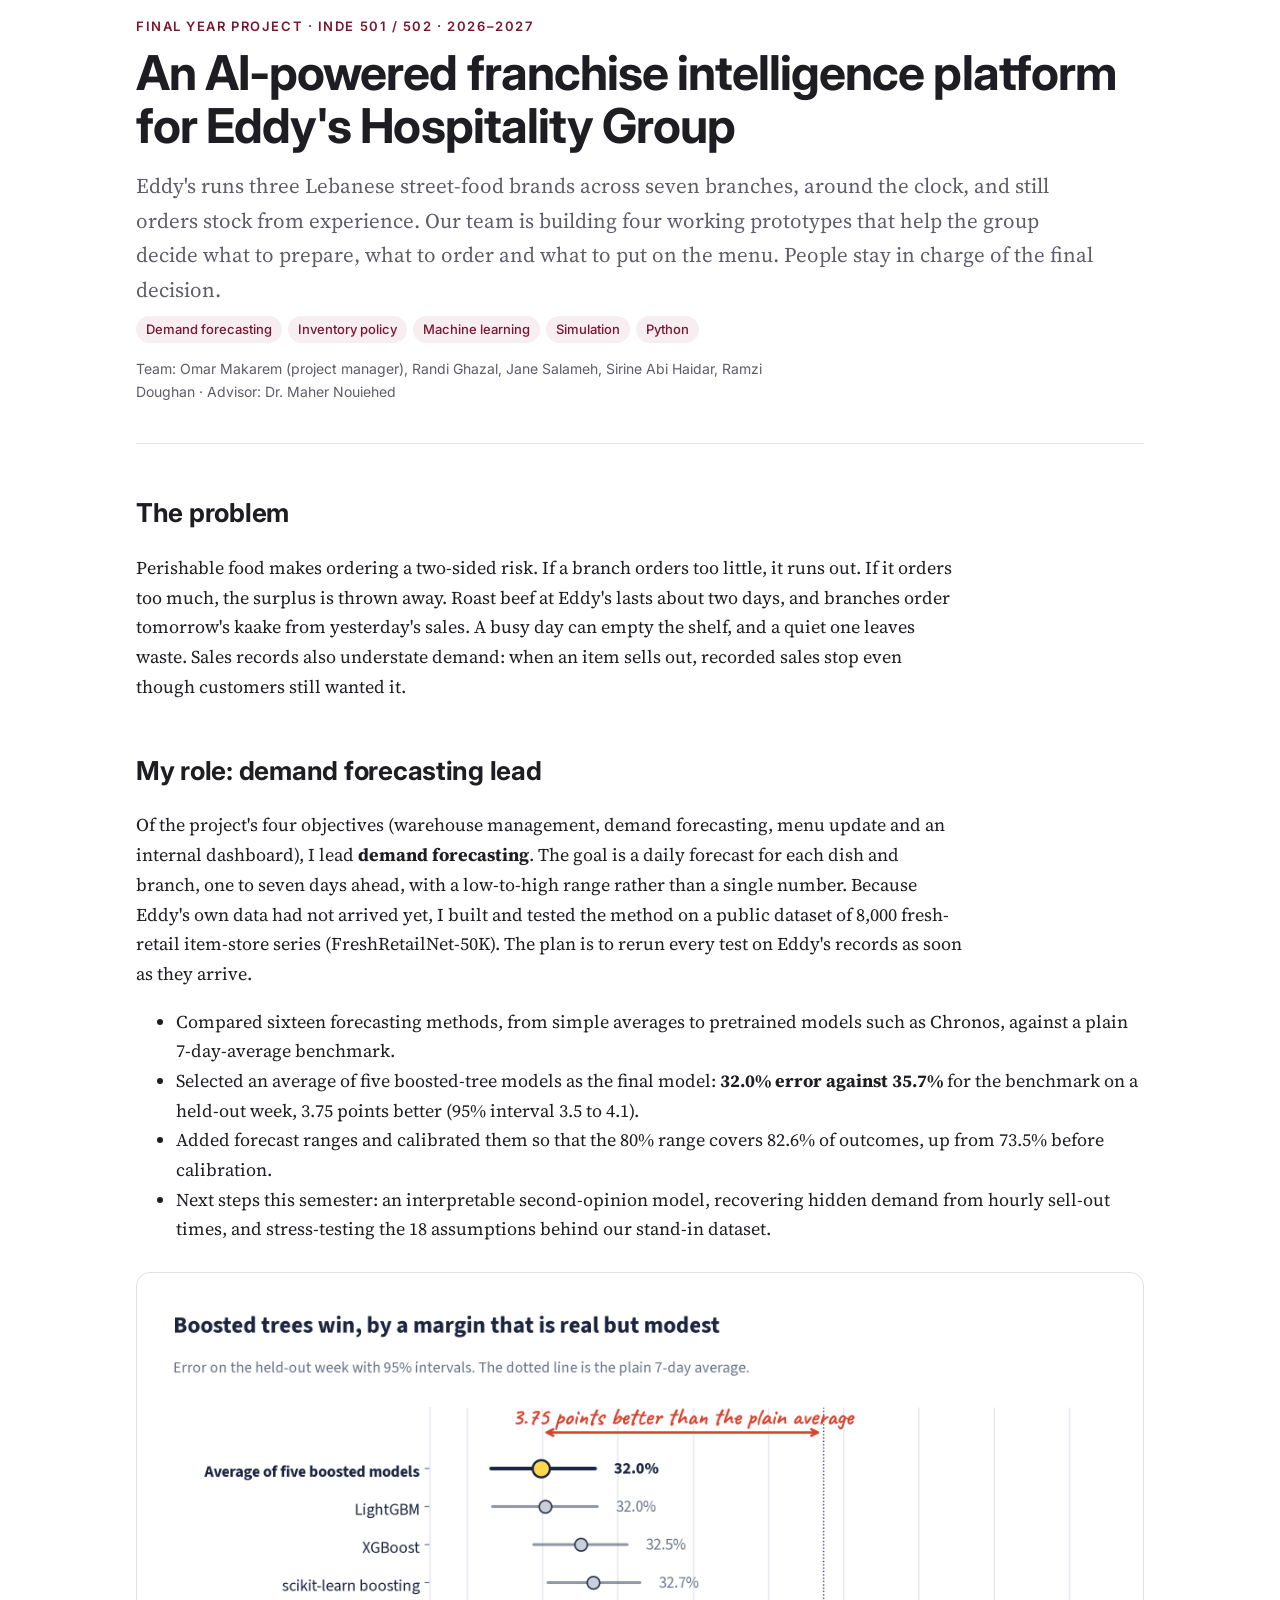
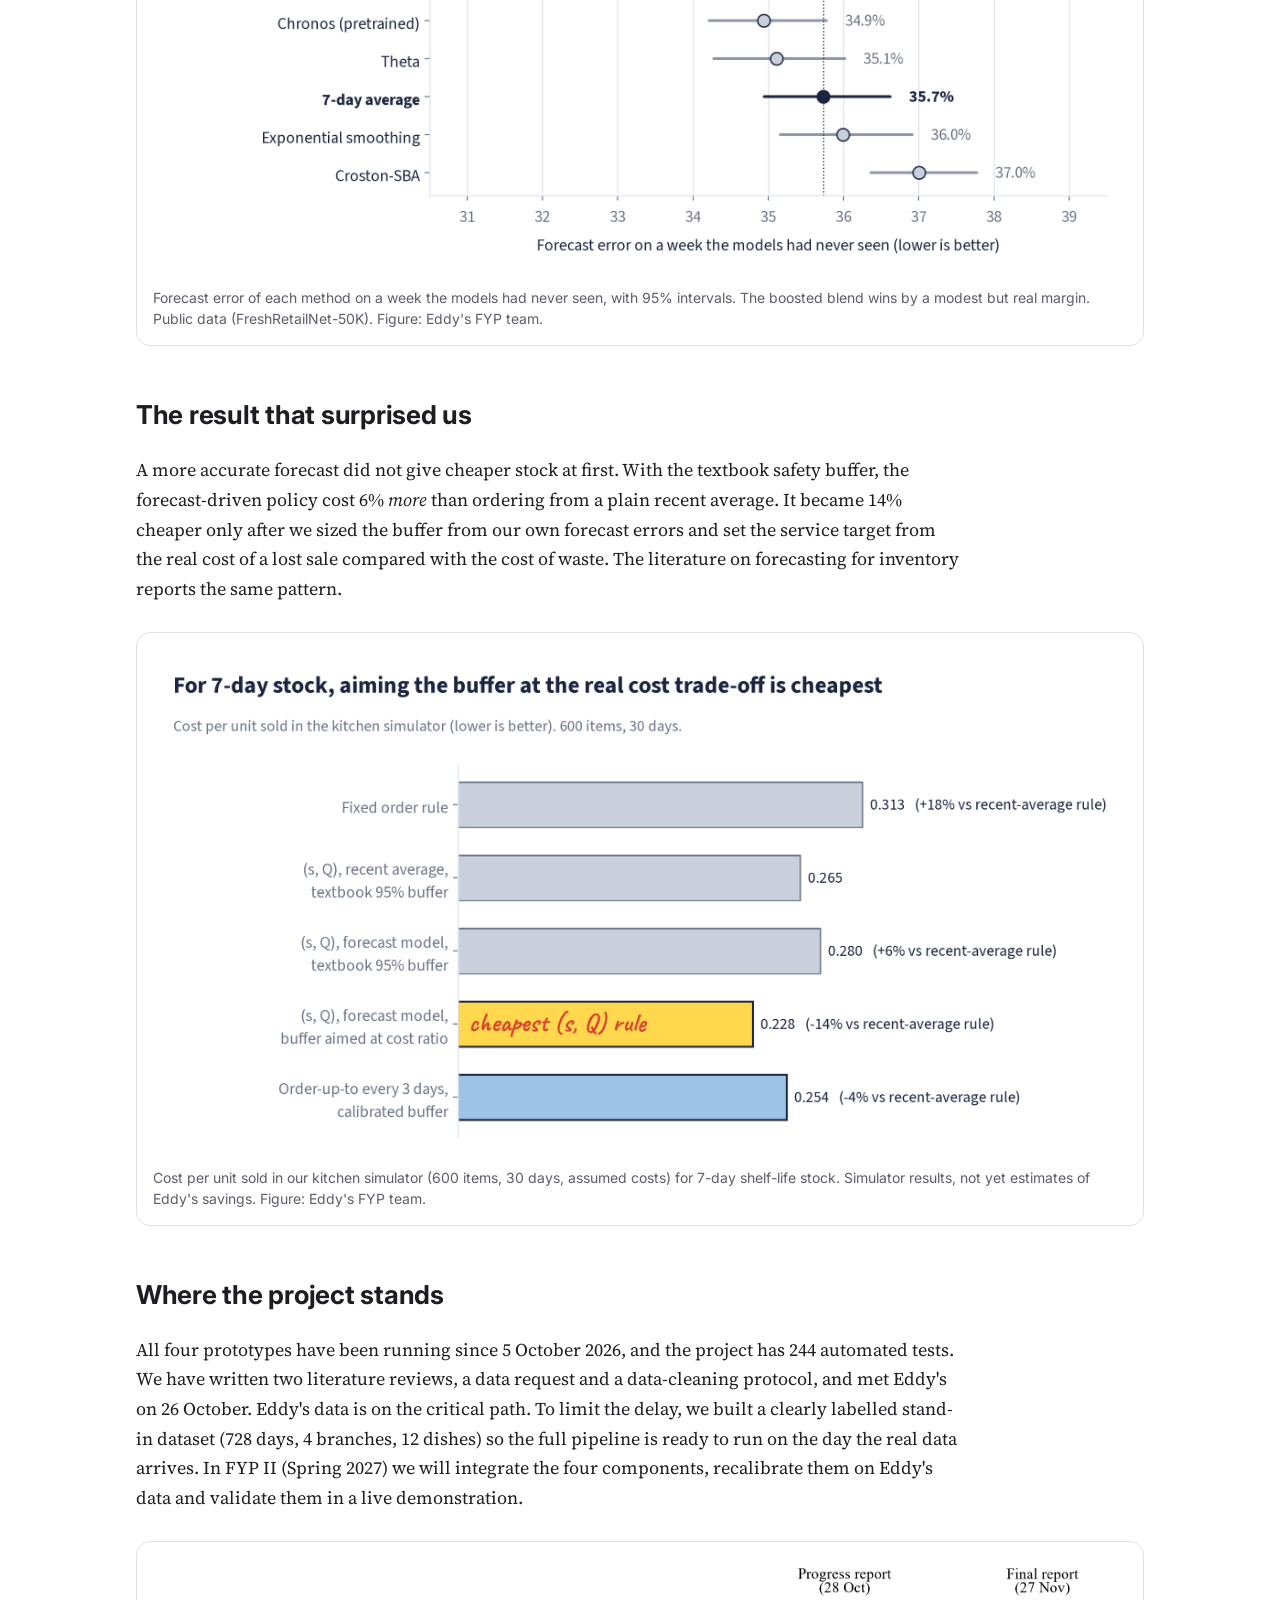
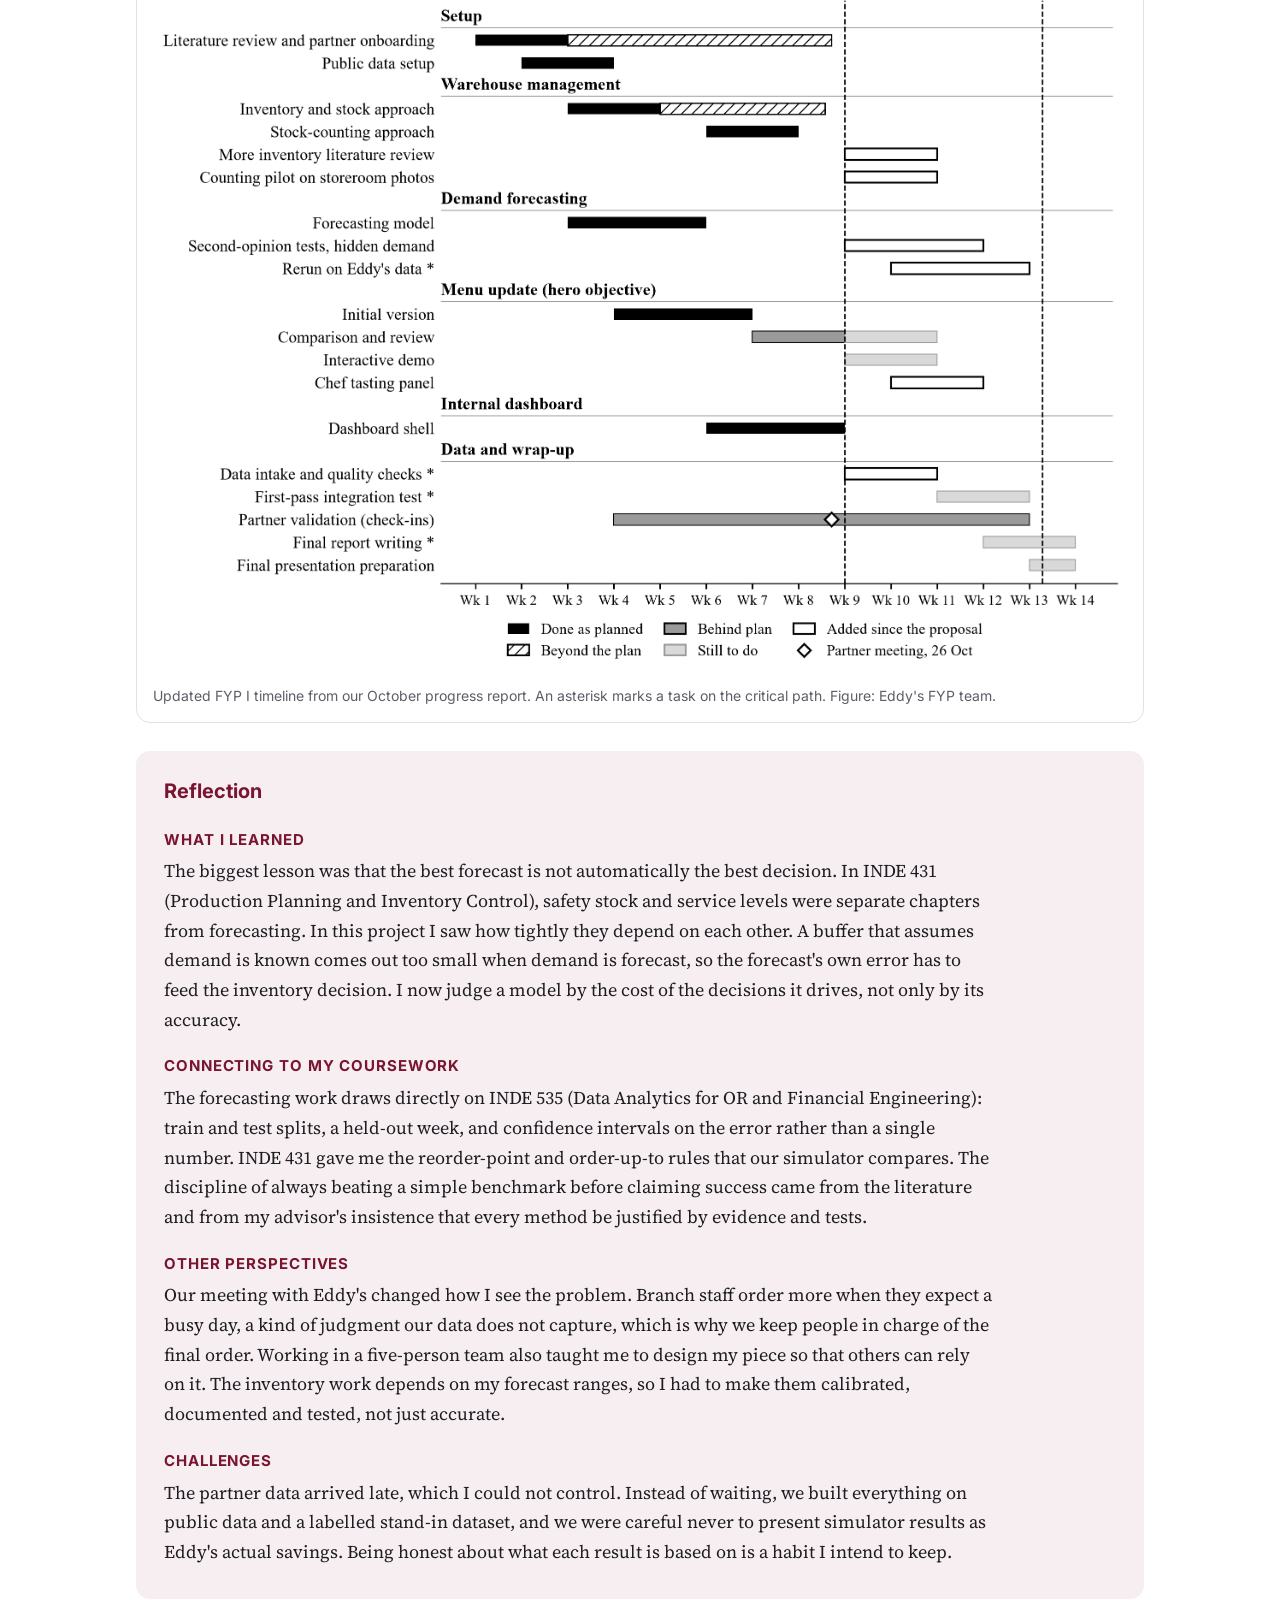
<file: gs/final-year-project.html>
<!doctype html><html lang="en"><head><meta charset="utf-8"><meta name="robots" content="noindex"><meta name="viewport" content="width=device-width, initial-scale=1"><style>@import url('https://fonts.googleapis.com/css2?family=Inter:wght@400;500;600;700&family=Source+Serif+4:ital,wght@0,400;0,600;1,400&display=swap');
:root {
--maroon: #7a1531;
--maroon-soft: #f6eef1;
--ink: #1d1d22;
--muted: #5d5d68;
--line: #e4e1e3;
--bg: #fdfcfb;
--card: #ffffff;
--max: 1040px;
}
* { box-sizing: border-box; }
html { scroll-behavior: smooth; }
body {
margin: 0;
background: var(--bg);
color: var(--ink);
font-family: 'Source Serif 4', Georgia, serif;
font-size: 18px;
line-height: 1.65;
}
h1, h2, h3, h4, nav, .eyebrow, .tag, .btn, .stat b, figcaption, footer, .meta {
font-family: 'Inter', system-ui, sans-serif;
}
a { color: var(--maroon); }
img { max-width: 100%; height: auto; display: block; }
/* ---------- header / nav ---------- */
header.site {
position: sticky; top: 0; z-index: 10;
background: rgba(253,252,251,.94);
backdrop-filter: blur(6px);
border-bottom: 1px solid var(--line);
}
.bar {
max-width: var(--max); margin: 0 auto; padding: 14px 20px;
display: flex; align-items: center; justify-content: space-between; gap: 16px;
}
.brand { font-family: 'Inter', sans-serif; font-weight: 700; color: var(--ink); text-decoration: none; letter-spacing: -.01em; }
.brand span { color: var(--maroon); }
nav ul { list-style: none; margin: 0; padding: 0; display: flex; gap: 4px; flex-wrap: wrap; }
nav a {
display: block; padding: 6px 12px; border-radius: 999px;
color: var(--muted); text-decoration: none; font-size: 15px; font-weight: 500;
}
nav a:hover { color: var(--maroon); background: var(--maroon-soft); }
nav a[aria-current="page"] { color: #fff; background: var(--maroon); }
/* ---------- layout ---------- */
main { max-width: var(--max); margin: 0 auto; padding: 0 20px 64px; }
.hero { padding: 64px 0 40px; border-bottom: 1px solid var(--line); margin-bottom: 40px; }
.eyebrow { text-transform: uppercase; letter-spacing: .12em; font-size: 13px; font-weight: 600; color: var(--maroon); margin: 0 0 10px; }
h1 { font-size: clamp(32px, 5vw, 48px); line-height: 1.1; letter-spacing: -.02em; margin: 0 0 16px; }
h2 { font-size: 26px; letter-spacing: -.01em; margin: 48px 0 12px; }
h3 { font-size: 20px; margin: 28px 0 8px; }
.lede { font-size: 21px; color: var(--muted); max-width: 46em; margin: 0; }
p { max-width: 46em; }
.meta { font-size: 14px; color: var(--muted); margin: 0 0 12px; }
/* ---------- components ---------- */
.grid { display: grid; gap: 20px; grid-template-columns: repeat(auto-fit, minmax(280px, 1fr)); }
.card {
background: var(--card); border: 1px solid var(--line); border-radius: 14px; padding: 24px;
}
.card h3 { margin-top: 0; }
.card p:last-child { margin-bottom: 0; }
a.card { color: inherit; text-decoration: none; transition: border-color .15s, transform .15s; display: block; }
a.card:hover { border-color: var(--maroon); transform: translateY(-2px); }
.card .more { font-family: 'Inter', sans-serif; font-weight: 600; font-size: 15px; color: var(--maroon); }
.tags { display: flex; flex-wrap: wrap; gap: 6px; margin: 8px 0 14px; padding: 0; list-style: none; }
.tag { font-size: 13px; background: var(--maroon-soft); color: var(--maroon); padding: 3px 10px; border-radius: 999px; font-weight: 500; }
.stats { display: grid; gap: 16px; grid-template-columns: repeat(auto-fit, minmax(170px, 1fr)); margin: 24px 0; }
.stat { border-left: 3px solid var(--maroon); padding: 4px 0 4px 14px; }
.stat b { display: block; font-size: 28px; line-height: 1.2; }
.stat span { font-size: 15px; color: var(--muted); }
.reflection {
background: var(--maroon-soft); border-radius: 14px; padding: 24px 28px; margin: 28px 0;
}
.reflection h3 { margin-top: 0; color: var(--maroon); }
.reflection h4 { font-size: 15px; text-transform: uppercase; letter-spacing: .06em; color: var(--maroon); margin: 20px 0 4px; }
.reflection p { margin: 0 0 8px; }
figure { margin: 28px 0; background: var(--card); border: 1px solid var(--line); border-radius: 14px; padding: 16px; }
figcaption { font-size: 14px; color: var(--muted); margin-top: 10px; line-height: 1.5; }
.btn {
display: inline-block; padding: 10px 18px; border-radius: 10px; font-size: 15px; font-weight: 600;
background: var(--maroon); color: #fff; text-decoration: none; margin: 4px 8px 4px 0;
}
.btn.ghost { background: transparent; color: var(--maroon); border: 1.5px solid var(--maroon); }
.timeline { list-style: none; padding: 0; margin: 20px 0; border-left: 2px solid var(--line); }
.timeline li { position: relative; padding: 0 0 22px 22px; }
.timeline li::before {
content: ''; position: absolute; left: -7px; top: 8px; width: 12px; height: 12px;
border-radius: 50%; background: var(--maroon);
}
.timeline .meta { margin: 0; }
.onpage { display: flex; flex-wrap: wrap; gap: 8px; margin: 20px 0 0; padding: 0; list-style: none; }
.onpage a { font-family: 'Inter', sans-serif; font-size: 14px; text-decoration: none; border: 1px solid var(--line); border-radius: 999px; padding: 5px 12px; color: var(--ink); background: #fff; }
.onpage a:hover { border-color: var(--maroon); color: var(--maroon); }
section.project { border-top: 1px solid var(--line); padding-top: 8px; margin-top: 48px; scroll-margin-top: 80px; }
footer {
border-top: 1px solid var(--line); color: var(--muted); font-size: 14px;
max-width: var(--max); margin: 0 auto; padding: 24px 20px 40px;
display: flex; justify-content: space-between; flex-wrap: wrap; gap: 12px;
}
footer a { color: var(--muted); }
@media (max-width: 640px) {
body { font-size: 17px; }
.bar { flex-direction: column; align-items: flex-start; gap: 8px; }
nav a { padding: 5px 10px; font-size: 14px; }
.hero { padding: 36px 0 28px; }
.reflection { padding: 20px; }
}
body{background:#fff;margin:0}
main{padding:0 16px 24px}
.hero{padding:16px 0 28px;margin-bottom:28px}
</style></head><body><main>
<section class="hero">
<p class="eyebrow">Final Year Project · INDE 501 / 502 · 2026–2027</p>
<h1>An AI-powered franchise intelligence platform for Eddy's Hospitality Group</h1>
<p class="lede">Eddy's runs three Lebanese street-food brands across seven branches, around the clock, and still orders stock from experience. Our team is building four working prototypes that help the group decide what to prepare, what to order and what to put on the menu. People stay in charge of the final decision.</p>
<ul class="tags">
<li class="tag">Demand forecasting</li><li class="tag">Inventory policy</li><li class="tag">Machine learning</li><li class="tag">Simulation</li><li class="tag">Python</li>
</ul>
<p class="meta">Team: Omar Makarem (project manager), Randi Ghazal, Jane Salameh, Sirine Abi Haidar, Ramzi Doughan · Advisor: Dr. Maher Nouiehed</p>
</section>
<h2>The problem</h2>
<p>Perishable food makes ordering a two-sided risk. If a branch orders too little, it runs out. If it orders too much, the surplus is thrown away. Roast beef at Eddy's lasts about two days, and branches order tomorrow's kaake from yesterday's sales. A busy day can empty the shelf, and a quiet one leaves waste. Sales records also understate demand: when an item sells out, recorded sales stop even though customers still wanted it.</p>
<h2>My role: demand forecasting lead</h2>
<p>Of the project's four objectives (warehouse management, demand forecasting, menu update and an internal dashboard), I lead <strong>demand forecasting</strong>. The goal is a daily forecast for each dish and branch, one to seven days ahead, with a low-to-high range rather than a single number. Because Eddy's own data had not arrived yet, I built and tested the method on a public dataset of 8,000 fresh-retail item-store series (FreshRetailNet-50K). The plan is to rerun every test on Eddy's records as soon as they arrive.</p>
<ul>
<li>Compared sixteen forecasting methods, from simple averages to pretrained models such as Chronos, against a plain 7-day-average benchmark.</li>
<li>Selected an average of five boosted-tree models as the final model: <strong>32.0% error against 35.7%</strong> for the benchmark on a held-out week, 3.75 points better (95% interval 3.5 to 4.1).</li>
<li>Added forecast ranges and calibrated them so that the 80% range covers 82.6% of outcomes, up from 73.5% before calibration.</li>
<li>Next steps this semester: an interpretable second-opinion model, recovering hidden demand from hourly sell-out times, and stress-testing the 18 assumptions behind our stand-in dataset.</li>
</ul>
<figure>
<img src="https://randighazal97.github.io/assets/fyp-forecast-errors.png" alt="Dot chart of forecast error by method on a held-out week. The average of five boosted models scores 32.0%, against 35.7% for the 7-day average.">
<figcaption>Forecast error of each method on a week the models had never seen, with 95% intervals. The boosted blend wins by a modest but real margin. Public data (FreshRetailNet-50K). Figure: Eddy's FYP team.</figcaption>
</figure>
<h2>The result that surprised us</h2>
<p>A more accurate forecast did not give cheaper stock at first. With the textbook safety buffer, the forecast-driven policy cost 6% <em>more</em> than ordering from a plain recent average. It became 14% cheaper only after we sized the buffer from our own forecast errors and set the service target from the real cost of a lost sale compared with the cost of waste. The literature on forecasting for inventory reports the same pattern.</p>
<figure>
<img src="https://randighazal97.github.io/assets/fyp-policy-costs.png" alt="Bar chart of cost per unit sold for five ordering rules. The reorder-point rule with a forecast model and a buffer aimed at the cost ratio is cheapest at 0.228.">
<figcaption>Cost per unit sold in our kitchen simulator (600 items, 30 days, assumed costs) for 7-day shelf-life stock. Simulator results, not yet estimates of Eddy's savings. Figure: Eddy's FYP team.</figcaption>
</figure>
<h2>Where the project stands</h2>
<p>All four prototypes have been running since 5 October 2026, and the project has 244 automated tests. We have written two literature reviews, a data request and a data-cleaning protocol, and met Eddy's on 26 October. Eddy's data is on the critical path. To limit the delay, we built a clearly labelled stand-in dataset (728 days, 4 branches, 12 dishes) so the full pipeline is ready to run on the day the real data arrives. In FYP II (Spring 2027) we will integrate the four components, recalibrate them on Eddy's data and validate them in a live demonstration.</p>
<figure>
<img src="https://randighazal97.github.io/assets/fyp-gantt.png" alt="Updated Gantt chart for FYP I, Fall 2026, showing tasks by week with critical-path tasks marked.">
<figcaption>Updated FYP I timeline from our October progress report. An asterisk marks a task on the critical path. Figure: Eddy's FYP team.</figcaption>
</figure>
<div class="reflection">
<h3>Reflection</h3>
<h4>What I learned</h4>
<p>The biggest lesson was that the best forecast is not automatically the best decision. In INDE 431 (Production Planning and Inventory Control), safety stock and service levels were separate chapters from forecasting. In this project I saw how tightly they depend on each other. A buffer that assumes demand is known comes out too small when demand is forecast, so the forecast's own error has to feed the inventory decision. I now judge a model by the cost of the decisions it drives, not only by its accuracy.</p>
<h4>Connecting to my coursework</h4>
<p>The forecasting work draws directly on INDE 535 (Data Analytics for OR and Financial Engineering): train and test splits, a held-out week, and confidence intervals on the error rather than a single number. INDE 431 gave me the reorder-point and order-up-to rules that our simulator compares. The discipline of always beating a simple benchmark before claiming success came from the literature and from my advisor's insistence that every method be justified by evidence and tests.</p>
<h4>Other perspectives</h4>
<p>Our meeting with Eddy's changed how I see the problem. Branch staff order more when they expect a busy day, a kind of judgment our data does not capture, which is why we keep people in charge of the final order. Working in a five-person team also taught me to design my piece so that others can rely on it. The inventory work depends on my forecast ranges, so I had to make them calibrated, documented and tested, not just accurate.</p>
<h4>Challenges</h4>
<p>The partner data arrived late, which I could not control. Instead of waiting, we built everything on public data and a labelled stand-in dataset, and we were careful never to present simulator results as Eddy's actual savings. Being honest about what each result is based on is a habit I intend to keep.</p>
</div>
</main></body></html>
</file>
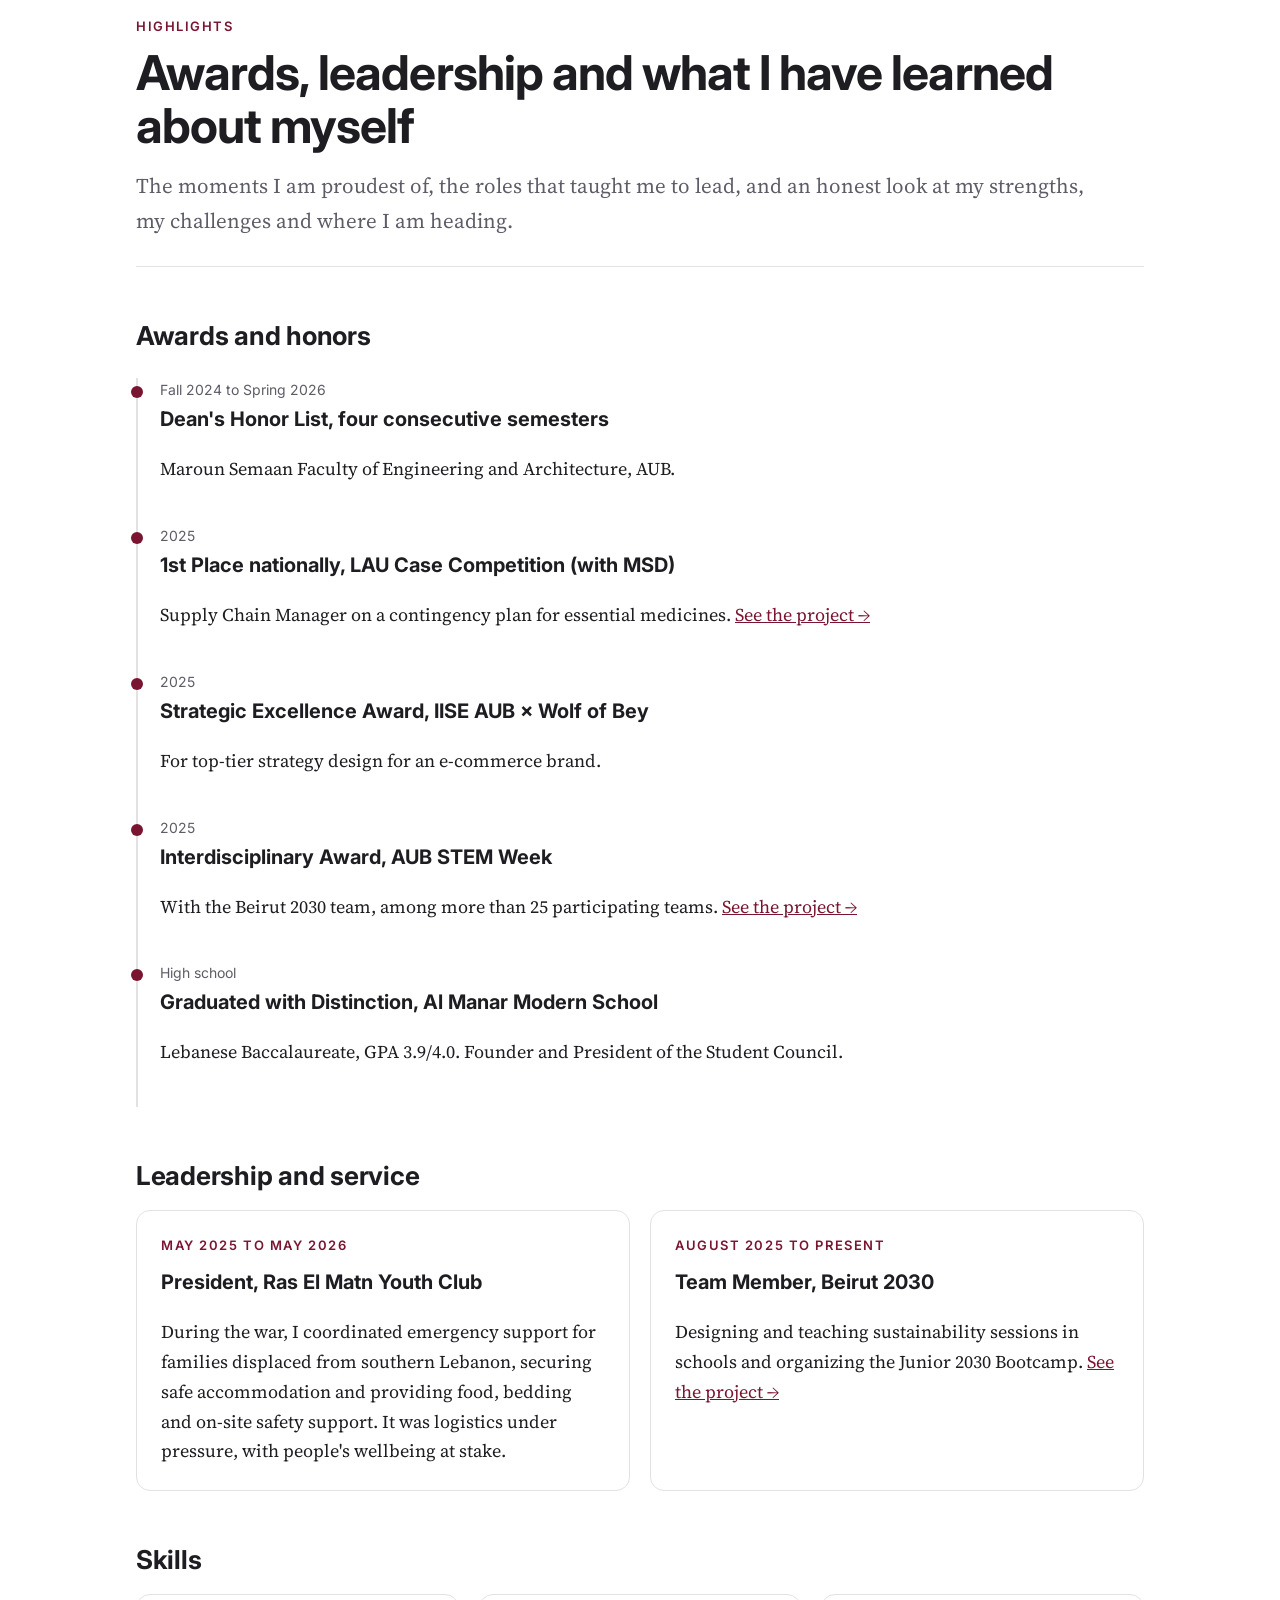
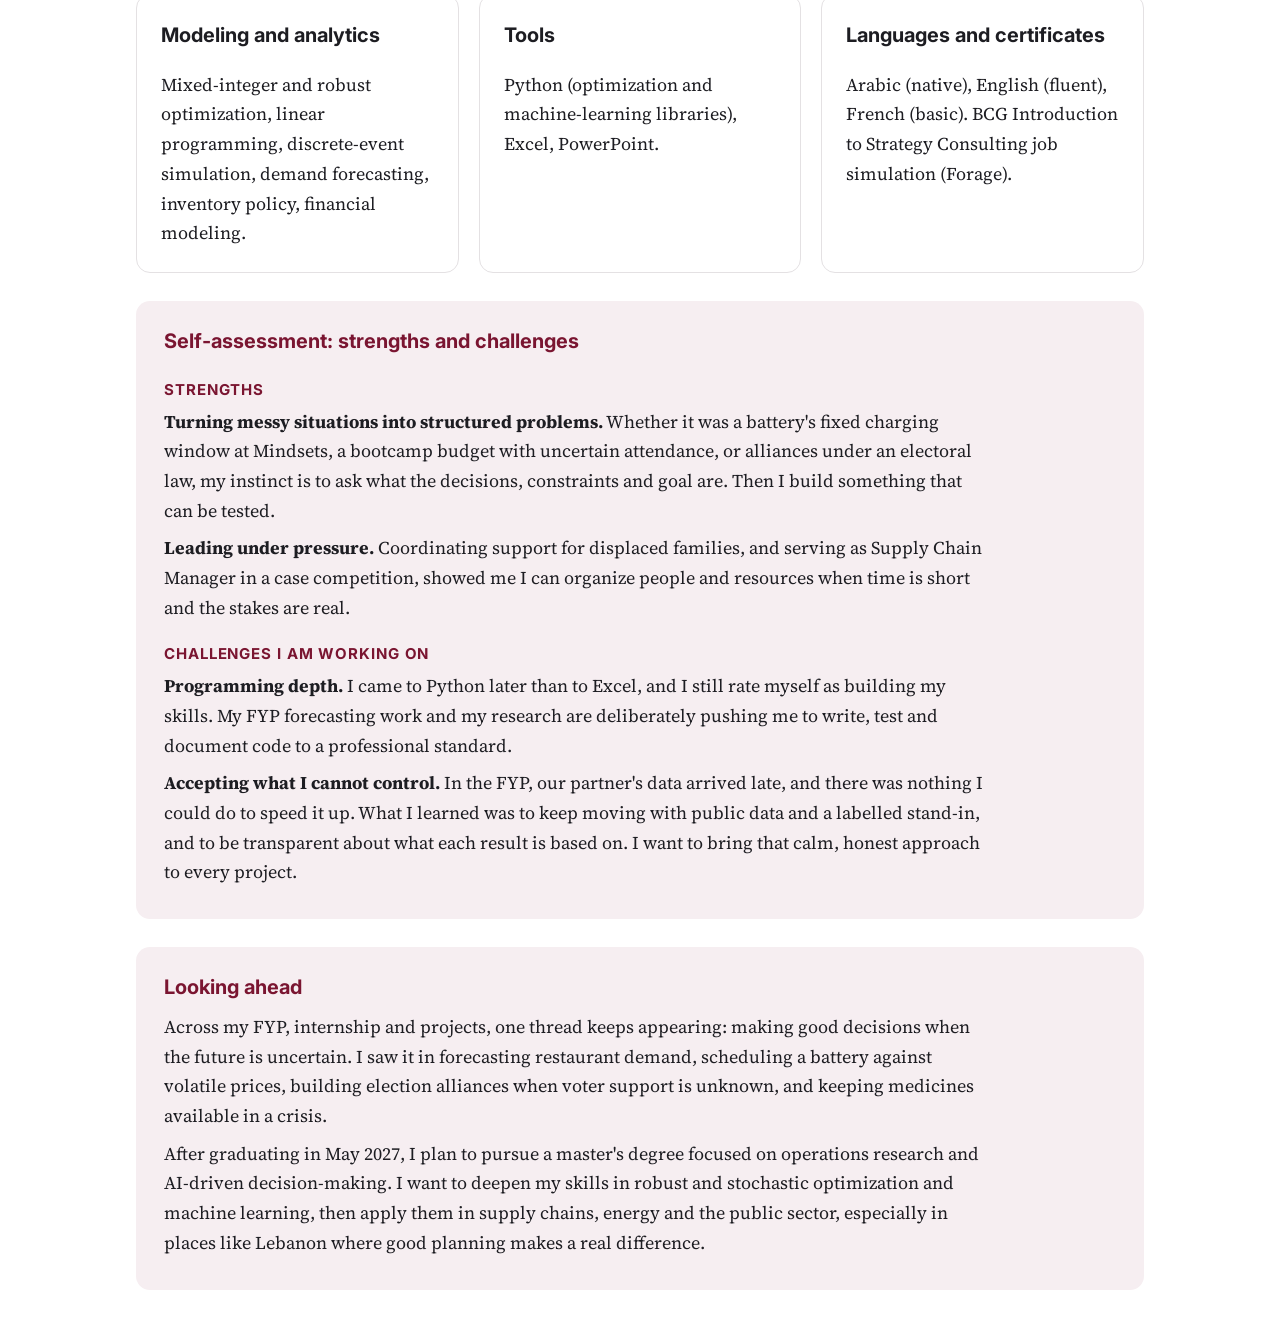
<file: gs/highlights.html>
<!doctype html><html lang="en"><head><meta charset="utf-8"><meta name="robots" content="noindex"><meta name="viewport" content="width=device-width, initial-scale=1"><style>@import url('https://fonts.googleapis.com/css2?family=Inter:wght@400;500;600;700&family=Source+Serif+4:ital,wght@0,400;0,600;1,400&display=swap');
:root {
--maroon: #7a1531;
--maroon-soft: #f6eef1;
--ink: #1d1d22;
--muted: #5d5d68;
--line: #e4e1e3;
--bg: #fdfcfb;
--card: #ffffff;
--max: 1040px;
}
* { box-sizing: border-box; }
html { scroll-behavior: smooth; }
body {
margin: 0;
background: var(--bg);
color: var(--ink);
font-family: 'Source Serif 4', Georgia, serif;
font-size: 18px;
line-height: 1.65;
}
h1, h2, h3, h4, nav, .eyebrow, .tag, .btn, .stat b, figcaption, footer, .meta {
font-family: 'Inter', system-ui, sans-serif;
}
a { color: var(--maroon); }
img { max-width: 100%; height: auto; display: block; }
/* ---------- header / nav ---------- */
header.site {
position: sticky; top: 0; z-index: 10;
background: rgba(253,252,251,.94);
backdrop-filter: blur(6px);
border-bottom: 1px solid var(--line);
}
.bar {
max-width: var(--max); margin: 0 auto; padding: 14px 20px;
display: flex; align-items: center; justify-content: space-between; gap: 16px;
}
.brand { font-family: 'Inter', sans-serif; font-weight: 700; color: var(--ink); text-decoration: none; letter-spacing: -.01em; }
.brand span { color: var(--maroon); }
nav ul { list-style: none; margin: 0; padding: 0; display: flex; gap: 4px; flex-wrap: wrap; }
nav a {
display: block; padding: 6px 12px; border-radius: 999px;
color: var(--muted); text-decoration: none; font-size: 15px; font-weight: 500;
}
nav a:hover { color: var(--maroon); background: var(--maroon-soft); }
nav a[aria-current="page"] { color: #fff; background: var(--maroon); }
/* ---------- layout ---------- */
main { max-width: var(--max); margin: 0 auto; padding: 0 20px 64px; }
.hero { padding: 64px 0 40px; border-bottom: 1px solid var(--line); margin-bottom: 40px; }
.eyebrow { text-transform: uppercase; letter-spacing: .12em; font-size: 13px; font-weight: 600; color: var(--maroon); margin: 0 0 10px; }
h1 { font-size: clamp(32px, 5vw, 48px); line-height: 1.1; letter-spacing: -.02em; margin: 0 0 16px; }
h2 { font-size: 26px; letter-spacing: -.01em; margin: 48px 0 12px; }
h3 { font-size: 20px; margin: 28px 0 8px; }
.lede { font-size: 21px; color: var(--muted); max-width: 46em; margin: 0; }
p { max-width: 46em; }
.meta { font-size: 14px; color: var(--muted); margin: 0 0 12px; }
/* ---------- components ---------- */
.grid { display: grid; gap: 20px; grid-template-columns: repeat(auto-fit, minmax(280px, 1fr)); }
.card {
background: var(--card); border: 1px solid var(--line); border-radius: 14px; padding: 24px;
}
.card h3 { margin-top: 0; }
.card p:last-child { margin-bottom: 0; }
a.card { color: inherit; text-decoration: none; transition: border-color .15s, transform .15s; display: block; }
a.card:hover { border-color: var(--maroon); transform: translateY(-2px); }
.card .more { font-family: 'Inter', sans-serif; font-weight: 600; font-size: 15px; color: var(--maroon); }
.tags { display: flex; flex-wrap: wrap; gap: 6px; margin: 8px 0 14px; padding: 0; list-style: none; }
.tag { font-size: 13px; background: var(--maroon-soft); color: var(--maroon); padding: 3px 10px; border-radius: 999px; font-weight: 500; }
.stats { display: grid; gap: 16px; grid-template-columns: repeat(auto-fit, minmax(170px, 1fr)); margin: 24px 0; }
.stat { border-left: 3px solid var(--maroon); padding: 4px 0 4px 14px; }
.stat b { display: block; font-size: 28px; line-height: 1.2; }
.stat span { font-size: 15px; color: var(--muted); }
.reflection {
background: var(--maroon-soft); border-radius: 14px; padding: 24px 28px; margin: 28px 0;
}
.reflection h3 { margin-top: 0; color: var(--maroon); }
.reflection h4 { font-size: 15px; text-transform: uppercase; letter-spacing: .06em; color: var(--maroon); margin: 20px 0 4px; }
.reflection p { margin: 0 0 8px; }
figure { margin: 28px 0; background: var(--card); border: 1px solid var(--line); border-radius: 14px; padding: 16px; }
figcaption { font-size: 14px; color: var(--muted); margin-top: 10px; line-height: 1.5; }
.btn {
display: inline-block; padding: 10px 18px; border-radius: 10px; font-size: 15px; font-weight: 600;
background: var(--maroon); color: #fff; text-decoration: none; margin: 4px 8px 4px 0;
}
.btn.ghost { background: transparent; color: var(--maroon); border: 1.5px solid var(--maroon); }
.timeline { list-style: none; padding: 0; margin: 20px 0; border-left: 2px solid var(--line); }
.timeline li { position: relative; padding: 0 0 22px 22px; }
.timeline li::before {
content: ''; position: absolute; left: -7px; top: 8px; width: 12px; height: 12px;
border-radius: 50%; background: var(--maroon);
}
.timeline .meta { margin: 0; }
.onpage { display: flex; flex-wrap: wrap; gap: 8px; margin: 20px 0 0; padding: 0; list-style: none; }
.onpage a { font-family: 'Inter', sans-serif; font-size: 14px; text-decoration: none; border: 1px solid var(--line); border-radius: 999px; padding: 5px 12px; color: var(--ink); background: #fff; }
.onpage a:hover { border-color: var(--maroon); color: var(--maroon); }
section.project { border-top: 1px solid var(--line); padding-top: 8px; margin-top: 48px; scroll-margin-top: 80px; }
footer {
border-top: 1px solid var(--line); color: var(--muted); font-size: 14px;
max-width: var(--max); margin: 0 auto; padding: 24px 20px 40px;
display: flex; justify-content: space-between; flex-wrap: wrap; gap: 12px;
}
footer a { color: var(--muted); }
@media (max-width: 640px) {
body { font-size: 17px; }
.bar { flex-direction: column; align-items: flex-start; gap: 8px; }
nav a { padding: 5px 10px; font-size: 14px; }
.hero { padding: 36px 0 28px; }
.reflection { padding: 20px; }
}
body{background:#fff;margin:0}
main{padding:0 16px 24px}
.hero{padding:16px 0 28px;margin-bottom:28px}
</style></head><body><main>
<section class="hero">
<p class="eyebrow">Highlights</p>
<h1>Awards, leadership and what I have learned about myself</h1>
<p class="lede">The moments I am proudest of, the roles that taught me to lead, and an honest look at my strengths, my challenges and where I am heading.</p>
</section>
<h2>Awards and honors</h2>
<ul class="timeline">
<li><p class="meta">Fall 2024 to Spring 2026</p><h3 style="margin-top:2px">Dean's Honor List, four consecutive semesters</h3><p>Maroun Semaan Faculty of Engineering and Architecture, AUB.</p></li>
<li><p class="meta">2025</p><h3 style="margin-top:2px">1st Place nationally, LAU Case Competition (with MSD)</h3><p>Supply Chain Manager on a contingency plan for essential medicines. <a href="https://sites.google.com/view/randighazal-portfolio/projects#case" target="_top">See the project →</a></p></li>
<li><p class="meta">2025</p><h3 style="margin-top:2px">Strategic Excellence Award, IISE AUB × Wolf of Bey</h3><p>For top-tier strategy design for an e-commerce brand.</p></li>
<li><p class="meta">2025</p><h3 style="margin-top:2px">Interdisciplinary Award, AUB STEM Week</h3><p>With the Beirut 2030 team, among more than 25 participating teams. <a href="https://sites.google.com/view/randighazal-portfolio/projects#beirut2030" target="_top">See the project →</a></p></li>
<li><p class="meta">High school</p><h3 style="margin-top:2px">Graduated with Distinction, Al Manar Modern School</h3><p>Lebanese Baccalaureate, GPA 3.9/4.0. Founder and President of the Student Council.</p></li>
</ul>
<h2>Leadership and service</h2>
<div class="grid">
<div class="card">
<p class="eyebrow">May 2025 to May 2026</p>
<h3>President, Ras El Matn Youth Club</h3>
<p>During the war, I coordinated emergency support for families displaced from southern Lebanon, securing safe accommodation and providing food, bedding and on-site safety support. It was logistics under pressure, with people's wellbeing at stake.</p>
</div>
<div class="card">
<p class="eyebrow">August 2025 to present</p>
<h3>Team Member, Beirut 2030</h3>
<p>Designing and teaching sustainability sessions in schools and organizing the Junior 2030 Bootcamp. <a href="https://sites.google.com/view/randighazal-portfolio/projects#beirut2030" target="_top">See the project →</a></p>
</div>
</div>
<h2>Skills</h2>
<div class="grid">
<div class="card"><h3>Modeling and analytics</h3><p>Mixed-integer and robust optimization, linear programming, discrete-event simulation, demand forecasting, inventory policy, financial modeling.</p></div>
<div class="card"><h3>Tools</h3><p>Python (optimization and machine-learning libraries), Excel, PowerPoint.</p></div>
<div class="card"><h3>Languages and certificates</h3><p>Arabic (native), English (fluent), French (basic). BCG Introduction to Strategy Consulting job simulation (Forage).</p></div>
</div>
<div class="reflection">
<h3>Self-assessment: strengths and challenges</h3>
<h4>Strengths</h4>
<p><strong>Turning messy situations into structured problems.</strong> Whether it was a battery's fixed charging window at Mindsets, a bootcamp budget with uncertain attendance, or alliances under an electoral law, my instinct is to ask what the decisions, constraints and goal are. Then I build something that can be tested.</p>
<p><strong>Leading under pressure.</strong> Coordinating support for displaced families, and serving as Supply Chain Manager in a case competition, showed me I can organize people and resources when time is short and the stakes are real.</p>
<h4>Challenges I am working on</h4>
<p><strong>Programming depth.</strong> I came to Python later than to Excel, and I still rate myself as building my skills. My FYP forecasting work and my research are deliberately pushing me to write, test and document code to a professional standard.</p>
<p><strong>Accepting what I cannot control.</strong> In the FYP, our partner's data arrived late, and there was nothing I could do to speed it up. What I learned was to keep moving with public data and a labelled stand-in, and to be transparent about what each result is based on. I want to bring that calm, honest approach to every project.</p>
</div>
<div class="reflection">
<h3>Looking ahead</h3>
<p>Across my FYP, internship and projects, one thread keeps appearing: making good decisions when the future is uncertain. I saw it in forecasting restaurant demand, scheduling a battery against volatile prices, building election alliances when voter support is unknown, and keeping medicines available in a crisis.</p>
<p>After graduating in May 2027, I plan to pursue a master's degree focused on operations research and AI-driven decision-making. I want to deepen my skills in robust and stochastic optimization and machine learning, then apply them in supply chains, energy and the public sector, especially in places like Lebanon where good planning makes a real difference.</p>
</div>
</main></body></html>
</file>
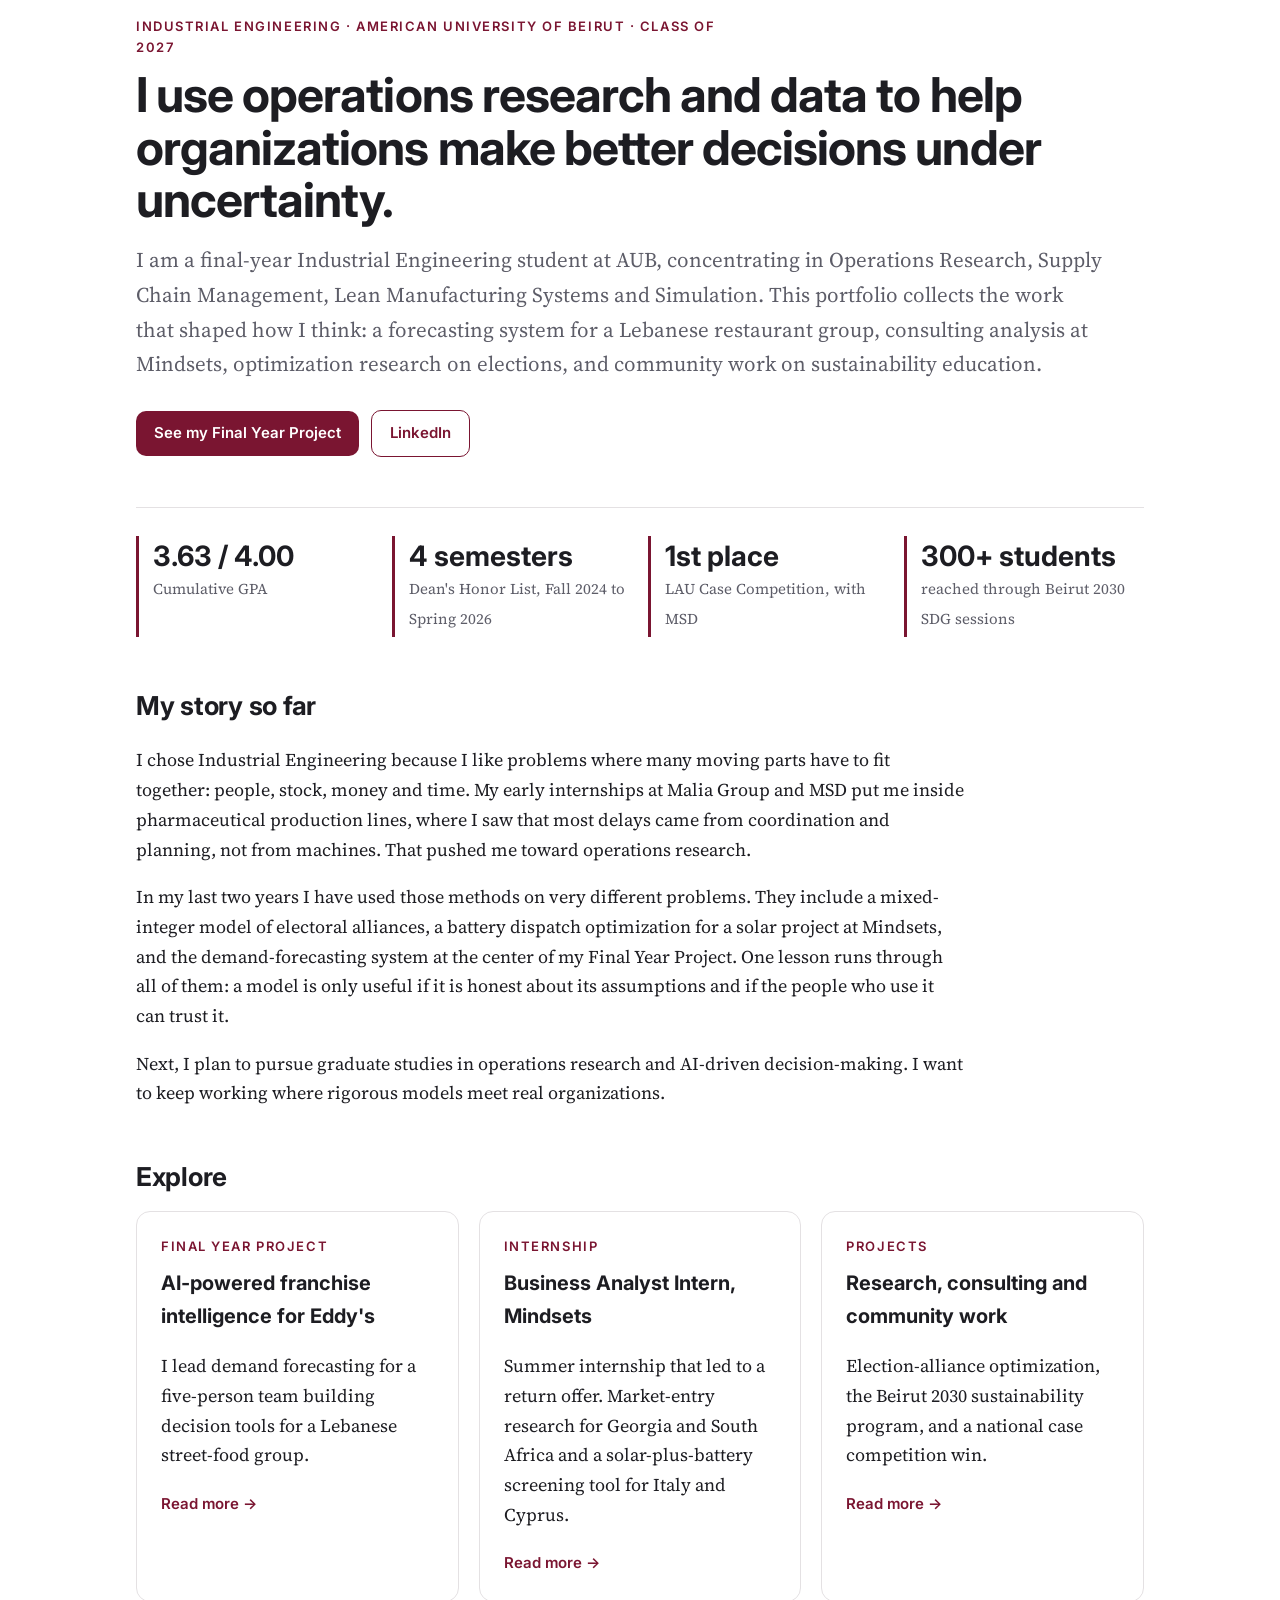
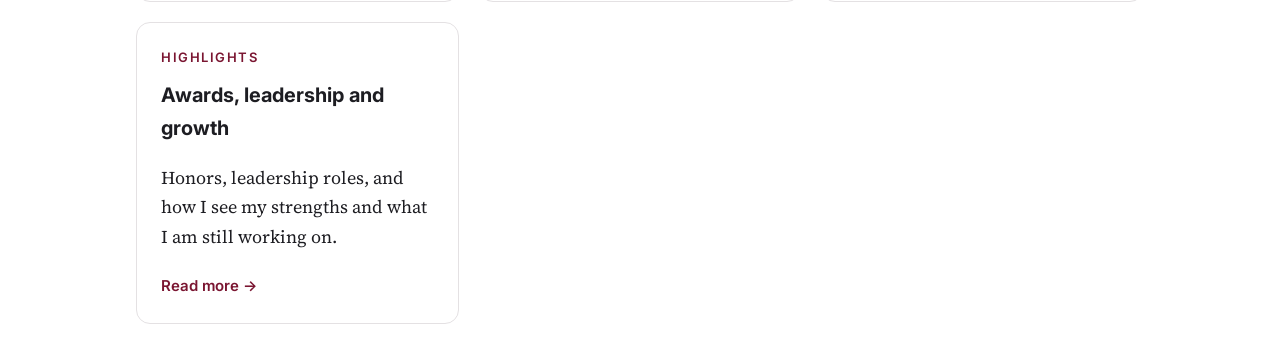
<file: gs/home.html>
<!doctype html><html lang="en"><head><meta charset="utf-8"><meta name="robots" content="noindex"><meta name="viewport" content="width=device-width, initial-scale=1"><style>@import url('https://fonts.googleapis.com/css2?family=Inter:wght@400;500;600;700&family=Source+Serif+4:ital,wght@0,400;0,600;1,400&display=swap');
:root {
--maroon: #7a1531;
--maroon-soft: #f6eef1;
--ink: #1d1d22;
--muted: #5d5d68;
--line: #e4e1e3;
--bg: #fdfcfb;
--card: #ffffff;
--max: 1040px;
}
* { box-sizing: border-box; }
html { scroll-behavior: smooth; }
body {
margin: 0;
background: var(--bg);
color: var(--ink);
font-family: 'Source Serif 4', Georgia, serif;
font-size: 18px;
line-height: 1.65;
}
h1, h2, h3, h4, nav, .eyebrow, .tag, .btn, .stat b, figcaption, footer, .meta {
font-family: 'Inter', system-ui, sans-serif;
}
a { color: var(--maroon); }
img { max-width: 100%; height: auto; display: block; }
/* ---------- header / nav ---------- */
header.site {
position: sticky; top: 0; z-index: 10;
background: rgba(253,252,251,.94);
backdrop-filter: blur(6px);
border-bottom: 1px solid var(--line);
}
.bar {
max-width: var(--max); margin: 0 auto; padding: 14px 20px;
display: flex; align-items: center; justify-content: space-between; gap: 16px;
}
.brand { font-family: 'Inter', sans-serif; font-weight: 700; color: var(--ink); text-decoration: none; letter-spacing: -.01em; }
.brand span { color: var(--maroon); }
nav ul { list-style: none; margin: 0; padding: 0; display: flex; gap: 4px; flex-wrap: wrap; }
nav a {
display: block; padding: 6px 12px; border-radius: 999px;
color: var(--muted); text-decoration: none; font-size: 15px; font-weight: 500;
}
nav a:hover { color: var(--maroon); background: var(--maroon-soft); }
nav a[aria-current="page"] { color: #fff; background: var(--maroon); }
/* ---------- layout ---------- */
main { max-width: var(--max); margin: 0 auto; padding: 0 20px 64px; }
.hero { padding: 64px 0 40px; border-bottom: 1px solid var(--line); margin-bottom: 40px; }
.eyebrow { text-transform: uppercase; letter-spacing: .12em; font-size: 13px; font-weight: 600; color: var(--maroon); margin: 0 0 10px; }
h1 { font-size: clamp(32px, 5vw, 48px); line-height: 1.1; letter-spacing: -.02em; margin: 0 0 16px; }
h2 { font-size: 26px; letter-spacing: -.01em; margin: 48px 0 12px; }
h3 { font-size: 20px; margin: 28px 0 8px; }
.lede { font-size: 21px; color: var(--muted); max-width: 46em; margin: 0; }
p { max-width: 46em; }
.meta { font-size: 14px; color: var(--muted); margin: 0 0 12px; }
/* ---------- components ---------- */
.grid { display: grid; gap: 20px; grid-template-columns: repeat(auto-fit, minmax(280px, 1fr)); }
.card {
background: var(--card); border: 1px solid var(--line); border-radius: 14px; padding: 24px;
}
.card h3 { margin-top: 0; }
.card p:last-child { margin-bottom: 0; }
a.card { color: inherit; text-decoration: none; transition: border-color .15s, transform .15s; display: block; }
a.card:hover { border-color: var(--maroon); transform: translateY(-2px); }
.card .more { font-family: 'Inter', sans-serif; font-weight: 600; font-size: 15px; color: var(--maroon); }
.tags { display: flex; flex-wrap: wrap; gap: 6px; margin: 8px 0 14px; padding: 0; list-style: none; }
.tag { font-size: 13px; background: var(--maroon-soft); color: var(--maroon); padding: 3px 10px; border-radius: 999px; font-weight: 500; }
.stats { display: grid; gap: 16px; grid-template-columns: repeat(auto-fit, minmax(170px, 1fr)); margin: 24px 0; }
.stat { border-left: 3px solid var(--maroon); padding: 4px 0 4px 14px; }
.stat b { display: block; font-size: 28px; line-height: 1.2; }
.stat span { font-size: 15px; color: var(--muted); }
.reflection {
background: var(--maroon-soft); border-radius: 14px; padding: 24px 28px; margin: 28px 0;
}
.reflection h3 { margin-top: 0; color: var(--maroon); }
.reflection h4 { font-size: 15px; text-transform: uppercase; letter-spacing: .06em; color: var(--maroon); margin: 20px 0 4px; }
.reflection p { margin: 0 0 8px; }
figure { margin: 28px 0; background: var(--card); border: 1px solid var(--line); border-radius: 14px; padding: 16px; }
figcaption { font-size: 14px; color: var(--muted); margin-top: 10px; line-height: 1.5; }
.btn {
display: inline-block; padding: 10px 18px; border-radius: 10px; font-size: 15px; font-weight: 600;
background: var(--maroon); color: #fff; text-decoration: none; margin: 4px 8px 4px 0;
}
.btn.ghost { background: transparent; color: var(--maroon); border: 1.5px solid var(--maroon); }
.timeline { list-style: none; padding: 0; margin: 20px 0; border-left: 2px solid var(--line); }
.timeline li { position: relative; padding: 0 0 22px 22px; }
.timeline li::before {
content: ''; position: absolute; left: -7px; top: 8px; width: 12px; height: 12px;
border-radius: 50%; background: var(--maroon);
}
.timeline .meta { margin: 0; }
.onpage { display: flex; flex-wrap: wrap; gap: 8px; margin: 20px 0 0; padding: 0; list-style: none; }
.onpage a { font-family: 'Inter', sans-serif; font-size: 14px; text-decoration: none; border: 1px solid var(--line); border-radius: 999px; padding: 5px 12px; color: var(--ink); background: #fff; }
.onpage a:hover { border-color: var(--maroon); color: var(--maroon); }
section.project { border-top: 1px solid var(--line); padding-top: 8px; margin-top: 48px; scroll-margin-top: 80px; }
footer {
border-top: 1px solid var(--line); color: var(--muted); font-size: 14px;
max-width: var(--max); margin: 0 auto; padding: 24px 20px 40px;
display: flex; justify-content: space-between; flex-wrap: wrap; gap: 12px;
}
footer a { color: var(--muted); }
@media (max-width: 640px) {
body { font-size: 17px; }
.bar { flex-direction: column; align-items: flex-start; gap: 8px; }
nav a { padding: 5px 10px; font-size: 14px; }
.hero { padding: 36px 0 28px; }
.reflection { padding: 20px; }
}
body{background:#fff;margin:0}
main{padding:0 16px 24px}
.hero{padding:16px 0 28px;margin-bottom:28px}
</style></head><body><main>
<section class="hero">
<p class="eyebrow">Industrial Engineering · American University of Beirut · Class of 2027</p>
<h1>I use operations research and data to help organizations make better decisions under uncertainty.</h1>
<p class="lede">I am a final-year Industrial Engineering student at AUB, concentrating in Operations Research, Supply Chain Management, Lean Manufacturing Systems and Simulation. This portfolio collects the work that shaped how I think: a forecasting system for a Lebanese restaurant group, consulting analysis at Mindsets, optimization research on elections, and community work on sustainability education.</p>
<p style="margin-top:24px">
<a class="btn" href="https://sites.google.com/view/randighazal-portfolio/final-year-project" target="_top">See my Final Year Project</a>
<a class="btn ghost" href="https://www.linkedin.com/in/randi-ghazal-7138972a2/" target="_blank" rel="noopener">LinkedIn</a>
</p>
</section>
<div class="stats">
<div class="stat"><b>3.63 / 4.00</b><span>Cumulative GPA</span></div>
<div class="stat"><b>4 semesters</b><span>Dean's Honor List, Fall 2024 to Spring 2026</span></div>
<div class="stat"><b>1st place</b><span>LAU Case Competition, with MSD</span></div>
<div class="stat"><b>300+ students</b><span>reached through Beirut 2030 SDG sessions</span></div>
</div>
<h2>My story so far</h2>
<p>I chose Industrial Engineering because I like problems where many moving parts have to fit together: people, stock, money and time. My early internships at Malia Group and MSD put me inside pharmaceutical production lines, where I saw that most delays came from coordination and planning, not from machines. That pushed me toward operations research.</p>
<p>In my last two years I have used those methods on very different problems. They include a mixed-integer model of electoral alliances, a battery dispatch optimization for a solar project at Mindsets, and the demand-forecasting system at the center of my Final Year Project. One lesson runs through all of them: a model is only useful if it is honest about its assumptions and if the people who use it can trust it.</p>
<p>Next, I plan to pursue graduate studies in operations research and AI-driven decision-making. I want to keep working where rigorous models meet real organizations.</p>
<h2>Explore</h2>
<div class="grid">
<a class="card" href="https://sites.google.com/view/randighazal-portfolio/final-year-project" target="_top">
<p class="eyebrow">Final Year Project</p>
<h3>AI-powered franchise intelligence for Eddy's</h3>
<p>I lead demand forecasting for a five-person team building decision tools for a Lebanese street-food group.</p>
<span class="more">Read more →</span>
</a>
<a class="card" href="https://sites.google.com/view/randighazal-portfolio/internship" target="_top">
<p class="eyebrow">Internship</p>
<h3>Business Analyst Intern, Mindsets</h3>
<p>Summer internship that led to a return offer. Market-entry research for Georgia and South Africa and a solar-plus-battery screening tool for Italy and Cyprus.</p>
<span class="more">Read more →</span>
</a>
<a class="card" href="https://sites.google.com/view/randighazal-portfolio/projects" target="_top">
<p class="eyebrow">Projects</p>
<h3>Research, consulting and community work</h3>
<p>Election-alliance optimization, the Beirut 2030 sustainability program, and a national case competition win.</p>
<span class="more">Read more →</span>
</a>
<a class="card" href="https://sites.google.com/view/randighazal-portfolio/highlights" target="_top">
<p class="eyebrow">Highlights</p>
<h3>Awards, leadership and growth</h3>
<p>Honors, leadership roles, and how I see my strengths and what I am still working on.</p>
<span class="more">Read more →</span>
</a>
</div>
</main></body></html>
</file>
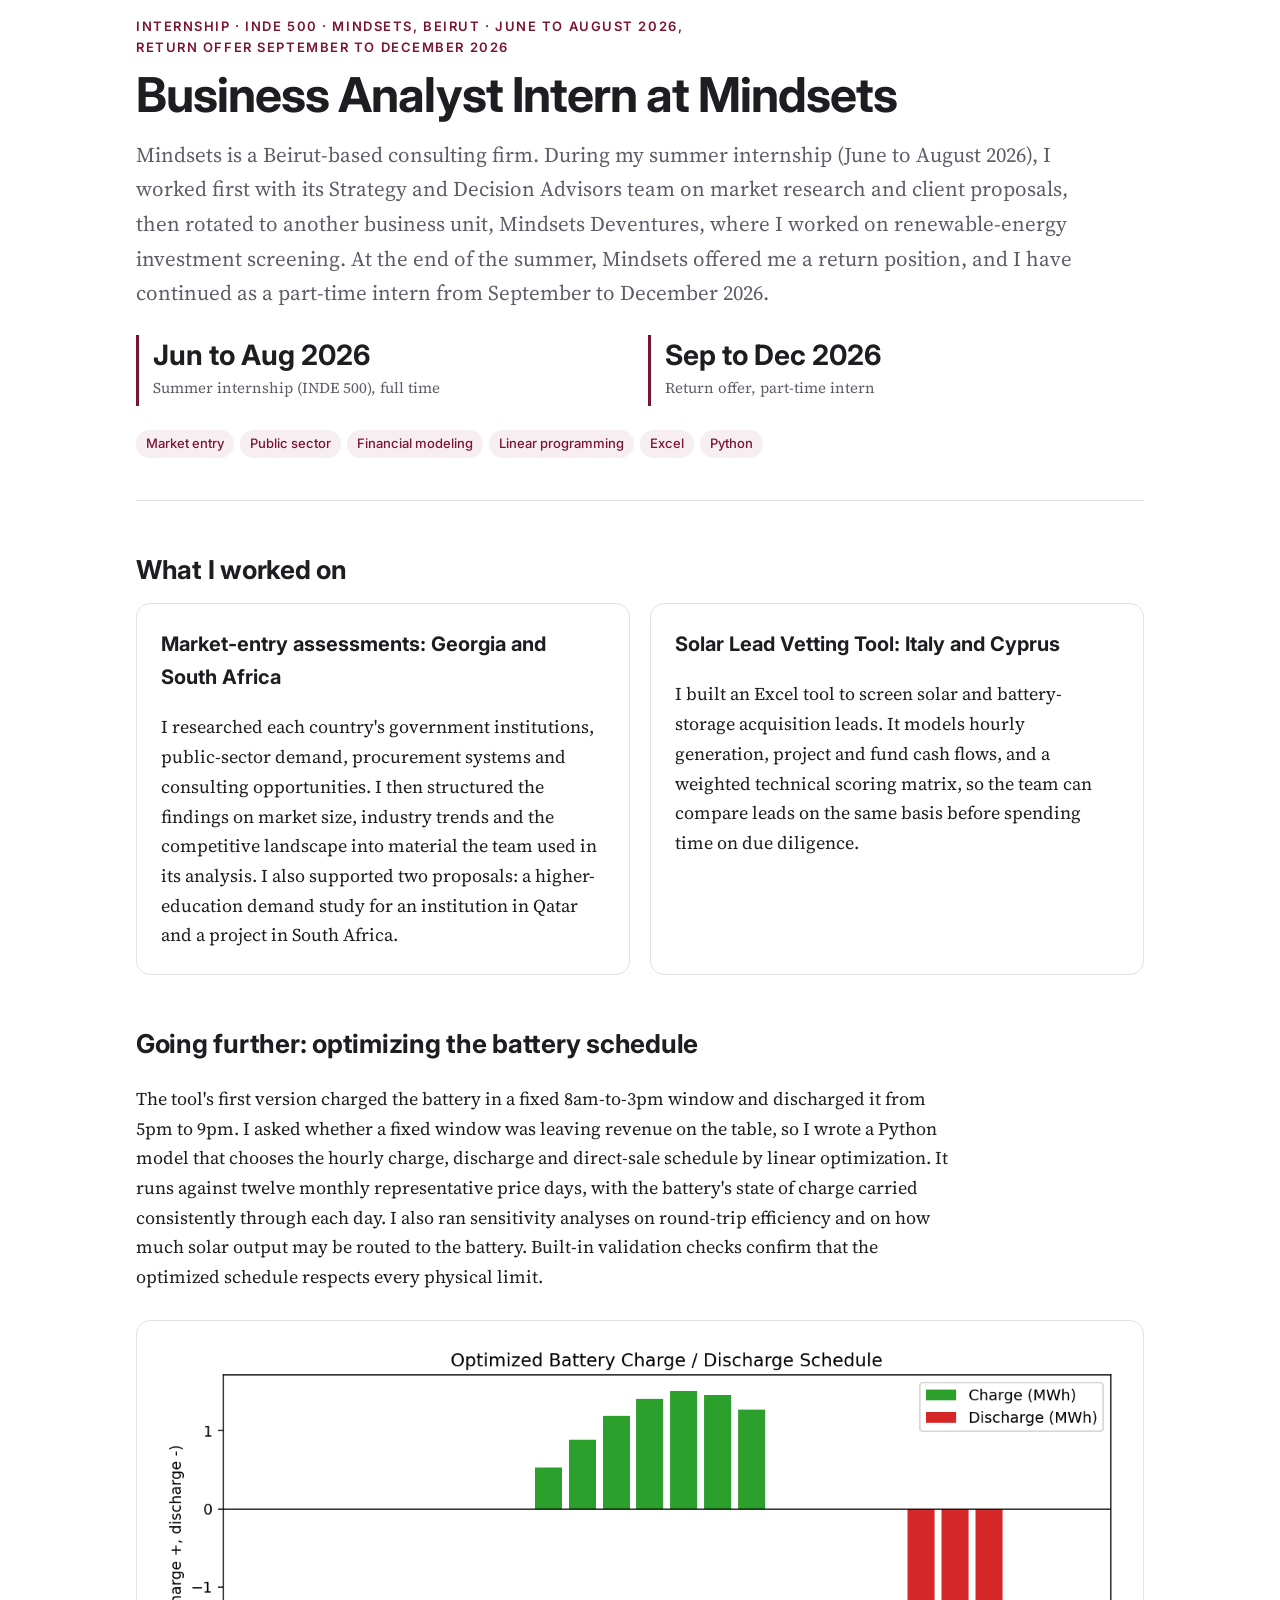
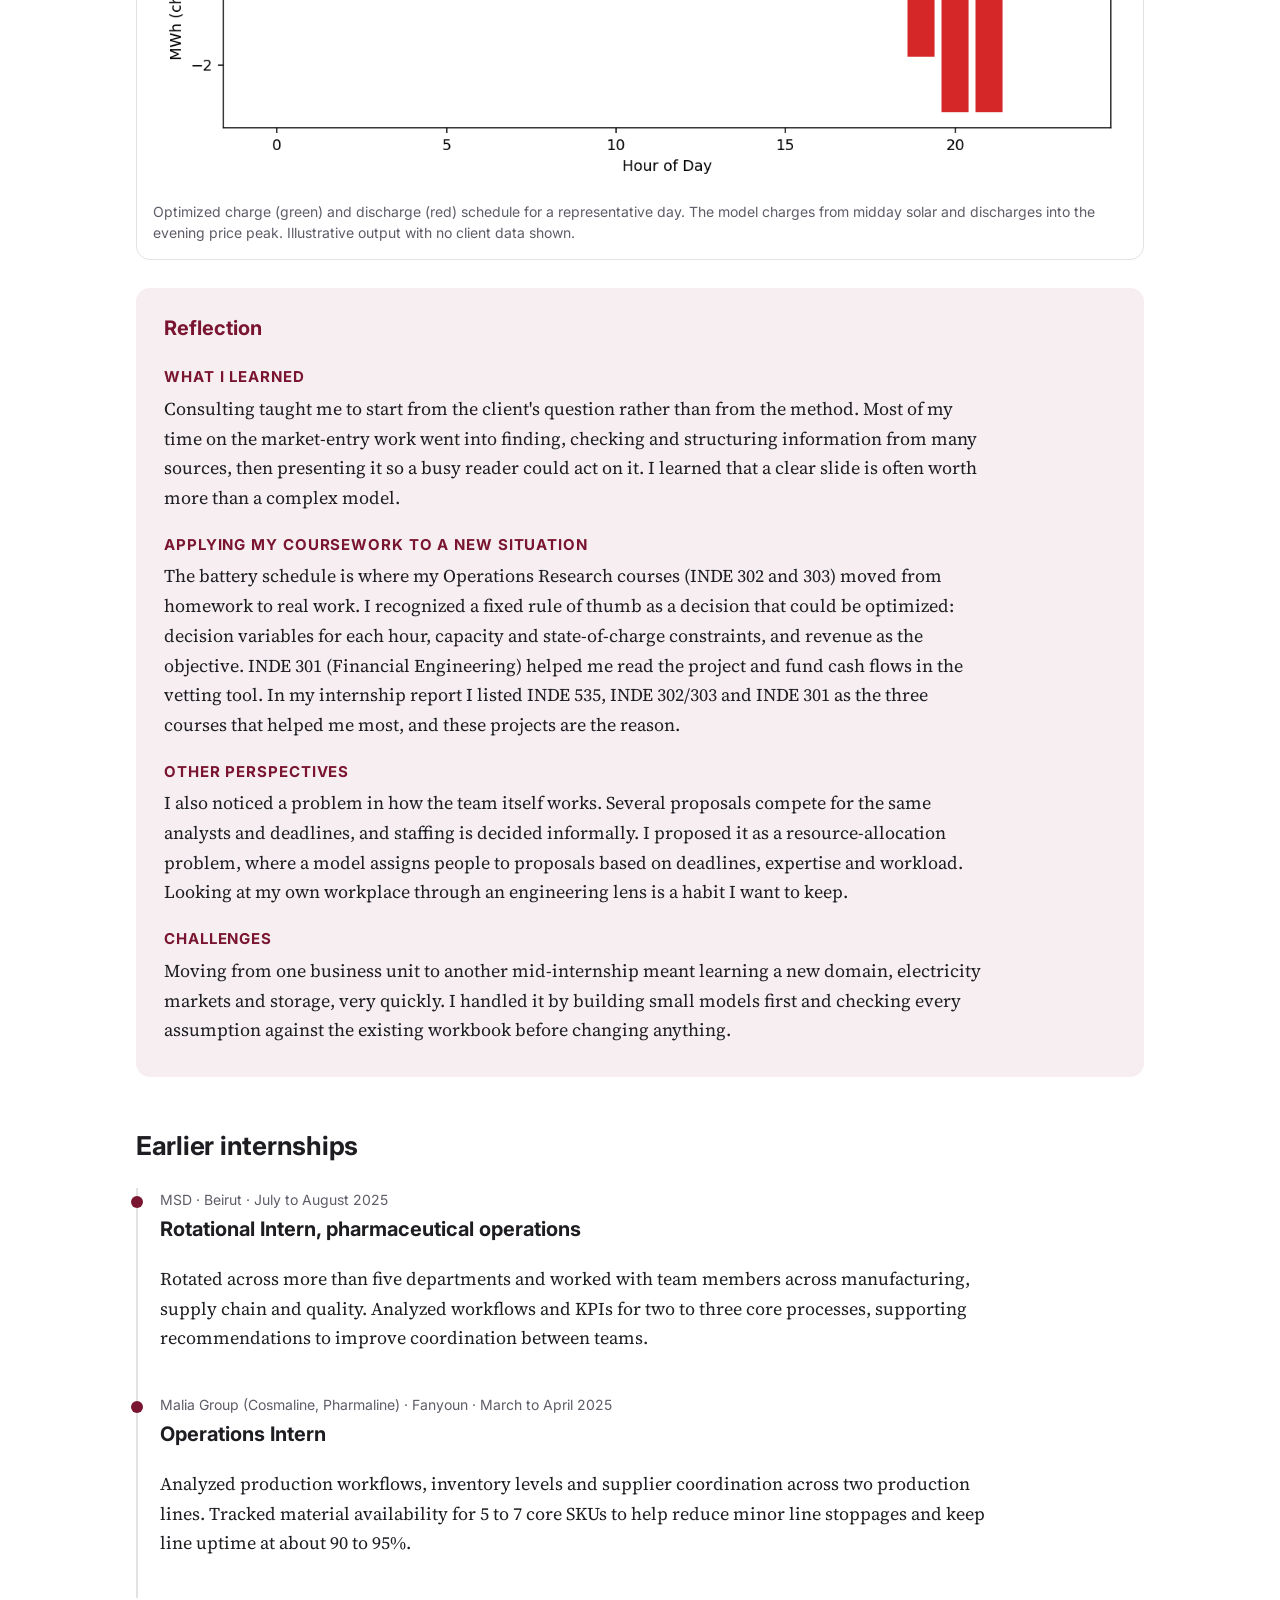
<file: gs/internship.html>
<!doctype html><html lang="en"><head><meta charset="utf-8"><meta name="robots" content="noindex"><meta name="viewport" content="width=device-width, initial-scale=1"><style>@import url('https://fonts.googleapis.com/css2?family=Inter:wght@400;500;600;700&family=Source+Serif+4:ital,wght@0,400;0,600;1,400&display=swap');
:root {
--maroon: #7a1531;
--maroon-soft: #f6eef1;
--ink: #1d1d22;
--muted: #5d5d68;
--line: #e4e1e3;
--bg: #fdfcfb;
--card: #ffffff;
--max: 1040px;
}
* { box-sizing: border-box; }
html { scroll-behavior: smooth; }
body {
margin: 0;
background: var(--bg);
color: var(--ink);
font-family: 'Source Serif 4', Georgia, serif;
font-size: 18px;
line-height: 1.65;
}
h1, h2, h3, h4, nav, .eyebrow, .tag, .btn, .stat b, figcaption, footer, .meta {
font-family: 'Inter', system-ui, sans-serif;
}
a { color: var(--maroon); }
img { max-width: 100%; height: auto; display: block; }
/* ---------- header / nav ---------- */
header.site {
position: sticky; top: 0; z-index: 10;
background: rgba(253,252,251,.94);
backdrop-filter: blur(6px);
border-bottom: 1px solid var(--line);
}
.bar {
max-width: var(--max); margin: 0 auto; padding: 14px 20px;
display: flex; align-items: center; justify-content: space-between; gap: 16px;
}
.brand { font-family: 'Inter', sans-serif; font-weight: 700; color: var(--ink); text-decoration: none; letter-spacing: -.01em; }
.brand span { color: var(--maroon); }
nav ul { list-style: none; margin: 0; padding: 0; display: flex; gap: 4px; flex-wrap: wrap; }
nav a {
display: block; padding: 6px 12px; border-radius: 999px;
color: var(--muted); text-decoration: none; font-size: 15px; font-weight: 500;
}
nav a:hover { color: var(--maroon); background: var(--maroon-soft); }
nav a[aria-current="page"] { color: #fff; background: var(--maroon); }
/* ---------- layout ---------- */
main { max-width: var(--max); margin: 0 auto; padding: 0 20px 64px; }
.hero { padding: 64px 0 40px; border-bottom: 1px solid var(--line); margin-bottom: 40px; }
.eyebrow { text-transform: uppercase; letter-spacing: .12em; font-size: 13px; font-weight: 600; color: var(--maroon); margin: 0 0 10px; }
h1 { font-size: clamp(32px, 5vw, 48px); line-height: 1.1; letter-spacing: -.02em; margin: 0 0 16px; }
h2 { font-size: 26px; letter-spacing: -.01em; margin: 48px 0 12px; }
h3 { font-size: 20px; margin: 28px 0 8px; }
.lede { font-size: 21px; color: var(--muted); max-width: 46em; margin: 0; }
p { max-width: 46em; }
.meta { font-size: 14px; color: var(--muted); margin: 0 0 12px; }
/* ---------- components ---------- */
.grid { display: grid; gap: 20px; grid-template-columns: repeat(auto-fit, minmax(280px, 1fr)); }
.card {
background: var(--card); border: 1px solid var(--line); border-radius: 14px; padding: 24px;
}
.card h3 { margin-top: 0; }
.card p:last-child { margin-bottom: 0; }
a.card { color: inherit; text-decoration: none; transition: border-color .15s, transform .15s; display: block; }
a.card:hover { border-color: var(--maroon); transform: translateY(-2px); }
.card .more { font-family: 'Inter', sans-serif; font-weight: 600; font-size: 15px; color: var(--maroon); }
.tags { display: flex; flex-wrap: wrap; gap: 6px; margin: 8px 0 14px; padding: 0; list-style: none; }
.tag { font-size: 13px; background: var(--maroon-soft); color: var(--maroon); padding: 3px 10px; border-radius: 999px; font-weight: 500; }
.stats { display: grid; gap: 16px; grid-template-columns: repeat(auto-fit, minmax(170px, 1fr)); margin: 24px 0; }
.stat { border-left: 3px solid var(--maroon); padding: 4px 0 4px 14px; }
.stat b { display: block; font-size: 28px; line-height: 1.2; }
.stat span { font-size: 15px; color: var(--muted); }
.reflection {
background: var(--maroon-soft); border-radius: 14px; padding: 24px 28px; margin: 28px 0;
}
.reflection h3 { margin-top: 0; color: var(--maroon); }
.reflection h4 { font-size: 15px; text-transform: uppercase; letter-spacing: .06em; color: var(--maroon); margin: 20px 0 4px; }
.reflection p { margin: 0 0 8px; }
figure { margin: 28px 0; background: var(--card); border: 1px solid var(--line); border-radius: 14px; padding: 16px; }
figcaption { font-size: 14px; color: var(--muted); margin-top: 10px; line-height: 1.5; }
.btn {
display: inline-block; padding: 10px 18px; border-radius: 10px; font-size: 15px; font-weight: 600;
background: var(--maroon); color: #fff; text-decoration: none; margin: 4px 8px 4px 0;
}
.btn.ghost { background: transparent; color: var(--maroon); border: 1.5px solid var(--maroon); }
.timeline { list-style: none; padding: 0; margin: 20px 0; border-left: 2px solid var(--line); }
.timeline li { position: relative; padding: 0 0 22px 22px; }
.timeline li::before {
content: ''; position: absolute; left: -7px; top: 8px; width: 12px; height: 12px;
border-radius: 50%; background: var(--maroon);
}
.timeline .meta { margin: 0; }
.onpage { display: flex; flex-wrap: wrap; gap: 8px; margin: 20px 0 0; padding: 0; list-style: none; }
.onpage a { font-family: 'Inter', sans-serif; font-size: 14px; text-decoration: none; border: 1px solid var(--line); border-radius: 999px; padding: 5px 12px; color: var(--ink); background: #fff; }
.onpage a:hover { border-color: var(--maroon); color: var(--maroon); }
section.project { border-top: 1px solid var(--line); padding-top: 8px; margin-top: 48px; scroll-margin-top: 80px; }
footer {
border-top: 1px solid var(--line); color: var(--muted); font-size: 14px;
max-width: var(--max); margin: 0 auto; padding: 24px 20px 40px;
display: flex; justify-content: space-between; flex-wrap: wrap; gap: 12px;
}
footer a { color: var(--muted); }
@media (max-width: 640px) {
body { font-size: 17px; }
.bar { flex-direction: column; align-items: flex-start; gap: 8px; }
nav a { padding: 5px 10px; font-size: 14px; }
.hero { padding: 36px 0 28px; }
.reflection { padding: 20px; }
}
body{background:#fff;margin:0}
main{padding:0 16px 24px}
.hero{padding:16px 0 28px;margin-bottom:28px}
</style></head><body><main>
<section class="hero">
<p class="eyebrow">Internship · INDE 500 · Mindsets, Beirut · June to August 2026, return offer September to December 2026</p>
<h1>Business Analyst Intern at Mindsets</h1>
<p class="lede">Mindsets is a Beirut-based consulting firm. During my summer internship (June to August 2026), I worked first with its Strategy and Decision Advisors team on market research and client proposals, then rotated to another business unit, Mindsets Deventures, where I worked on renewable-energy investment screening. At the end of the summer, Mindsets offered me a return position, and I have continued as a part-time intern from September to December 2026.</p>
<div class="stats">
<div class="stat"><b>Jun to Aug 2026</b><span>Summer internship (INDE 500), full time</span></div>
<div class="stat"><b>Sep to Dec 2026</b><span>Return offer, part-time intern</span></div>
</div>
<ul class="tags">
<li class="tag">Market entry</li><li class="tag">Public sector</li><li class="tag">Financial modeling</li><li class="tag">Linear programming</li><li class="tag">Excel</li><li class="tag">Python</li>
</ul>
</section>
<h2>What I worked on</h2>
<div class="grid">
<div class="card">
<h3>Market-entry assessments: Georgia and South Africa</h3>
<p>I researched each country's government institutions, public-sector demand, procurement systems and consulting opportunities. I then structured the findings on market size, industry trends and the competitive landscape into material the team used in its analysis. I also supported two proposals: a higher-education demand study for an institution in Qatar and a project in South Africa.</p>
</div>
<div class="card">
<h3>Solar Lead Vetting Tool: Italy and Cyprus</h3>
<p>I built an Excel tool to screen solar and battery-storage acquisition leads. It models hourly generation, project and fund cash flows, and a weighted technical scoring matrix, so the team can compare leads on the same basis before spending time on due diligence.</p>
</div>
</div>
<h2>Going further: optimizing the battery schedule</h2>
<p>The tool's first version charged the battery in a fixed 8am-to-3pm window and discharged it from 5pm to 9pm. I asked whether a fixed window was leaving revenue on the table, so I wrote a Python model that chooses the hourly charge, discharge and direct-sale schedule by linear optimization. It runs against twelve monthly representative price days, with the battery's state of charge carried consistently through each day. I also ran sensitivity analyses on round-trip efficiency and on how much solar output may be routed to the battery. Built-in validation checks confirm that the optimized schedule respects every physical limit.</p>
<figure>
<img src="https://randighazal97.github.io/assets/mindsets-dispatch.png" alt="Bar chart of an optimized daily battery schedule: charging from about 8am to 2pm and discharging from 7pm to 9pm.">
<figcaption>Optimized charge (green) and discharge (red) schedule for a representative day. The model charges from midday solar and discharges into the evening price peak. Illustrative output with no client data shown.</figcaption>
</figure>
<div class="reflection">
<h3>Reflection</h3>
<h4>What I learned</h4>
<p>Consulting taught me to start from the client's question rather than from the method. Most of my time on the market-entry work went into finding, checking and structuring information from many sources, then presenting it so a busy reader could act on it. I learned that a clear slide is often worth more than a complex model.</p>
<h4>Applying my coursework to a new situation</h4>
<p>The battery schedule is where my Operations Research courses (INDE 302 and 303) moved from homework to real work. I recognized a fixed rule of thumb as a decision that could be optimized: decision variables for each hour, capacity and state-of-charge constraints, and revenue as the objective. INDE 301 (Financial Engineering) helped me read the project and fund cash flows in the vetting tool. In my internship report I listed INDE 535, INDE 302/303 and INDE 301 as the three courses that helped me most, and these projects are the reason.</p>
<h4>Other perspectives</h4>
<p>I also noticed a problem in how the team itself works. Several proposals compete for the same analysts and deadlines, and staffing is decided informally. I proposed it as a resource-allocation problem, where a model assigns people to proposals based on deadlines, expertise and workload. Looking at my own workplace through an engineering lens is a habit I want to keep.</p>
<h4>Challenges</h4>
<p>Moving from one business unit to another mid-internship meant learning a new domain, electricity markets and storage, very quickly. I handled it by building small models first and checking every assumption against the existing workbook before changing anything.</p>
</div>
<h2>Earlier internships</h2>
<ul class="timeline">
<li>
<p class="meta">MSD · Beirut · July to August 2025</p>
<h3 style="margin-top:2px">Rotational Intern, pharmaceutical operations</h3>
<p>Rotated across more than five departments and worked with team members across manufacturing, supply chain and quality. Analyzed workflows and KPIs for two to three core processes, supporting recommendations to improve coordination between teams.</p>
</li>
<li>
<p class="meta">Malia Group (Cosmaline, Pharmaline) · Fanyoun · March to April 2025</p>
<h3 style="margin-top:2px">Operations Intern</h3>
<p>Analyzed production workflows, inventory levels and supplier coordination across two production lines. Tracked material availability for 5 to 7 core SKUs to help reduce minor line stoppages and keep line uptime at about 90 to 95%.</p>
</li>
</ul>
</main></body></html>
</file>
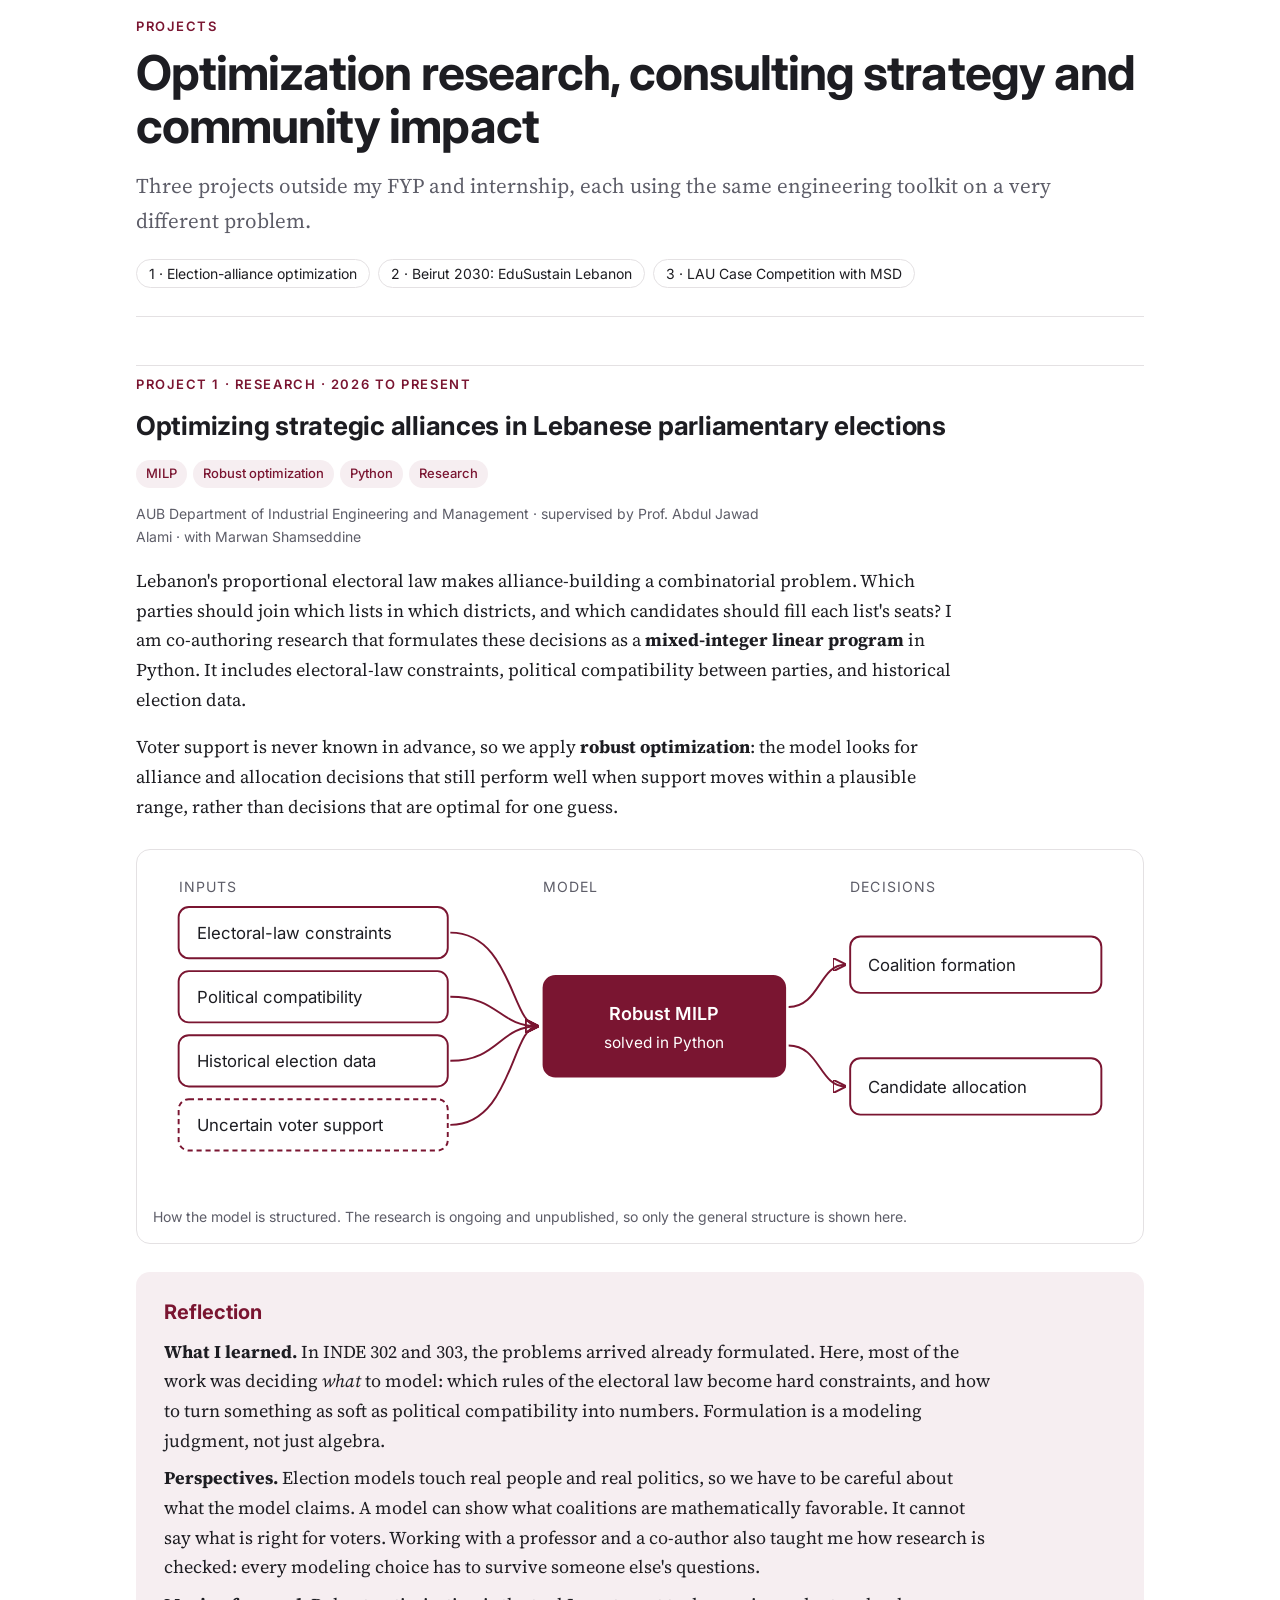
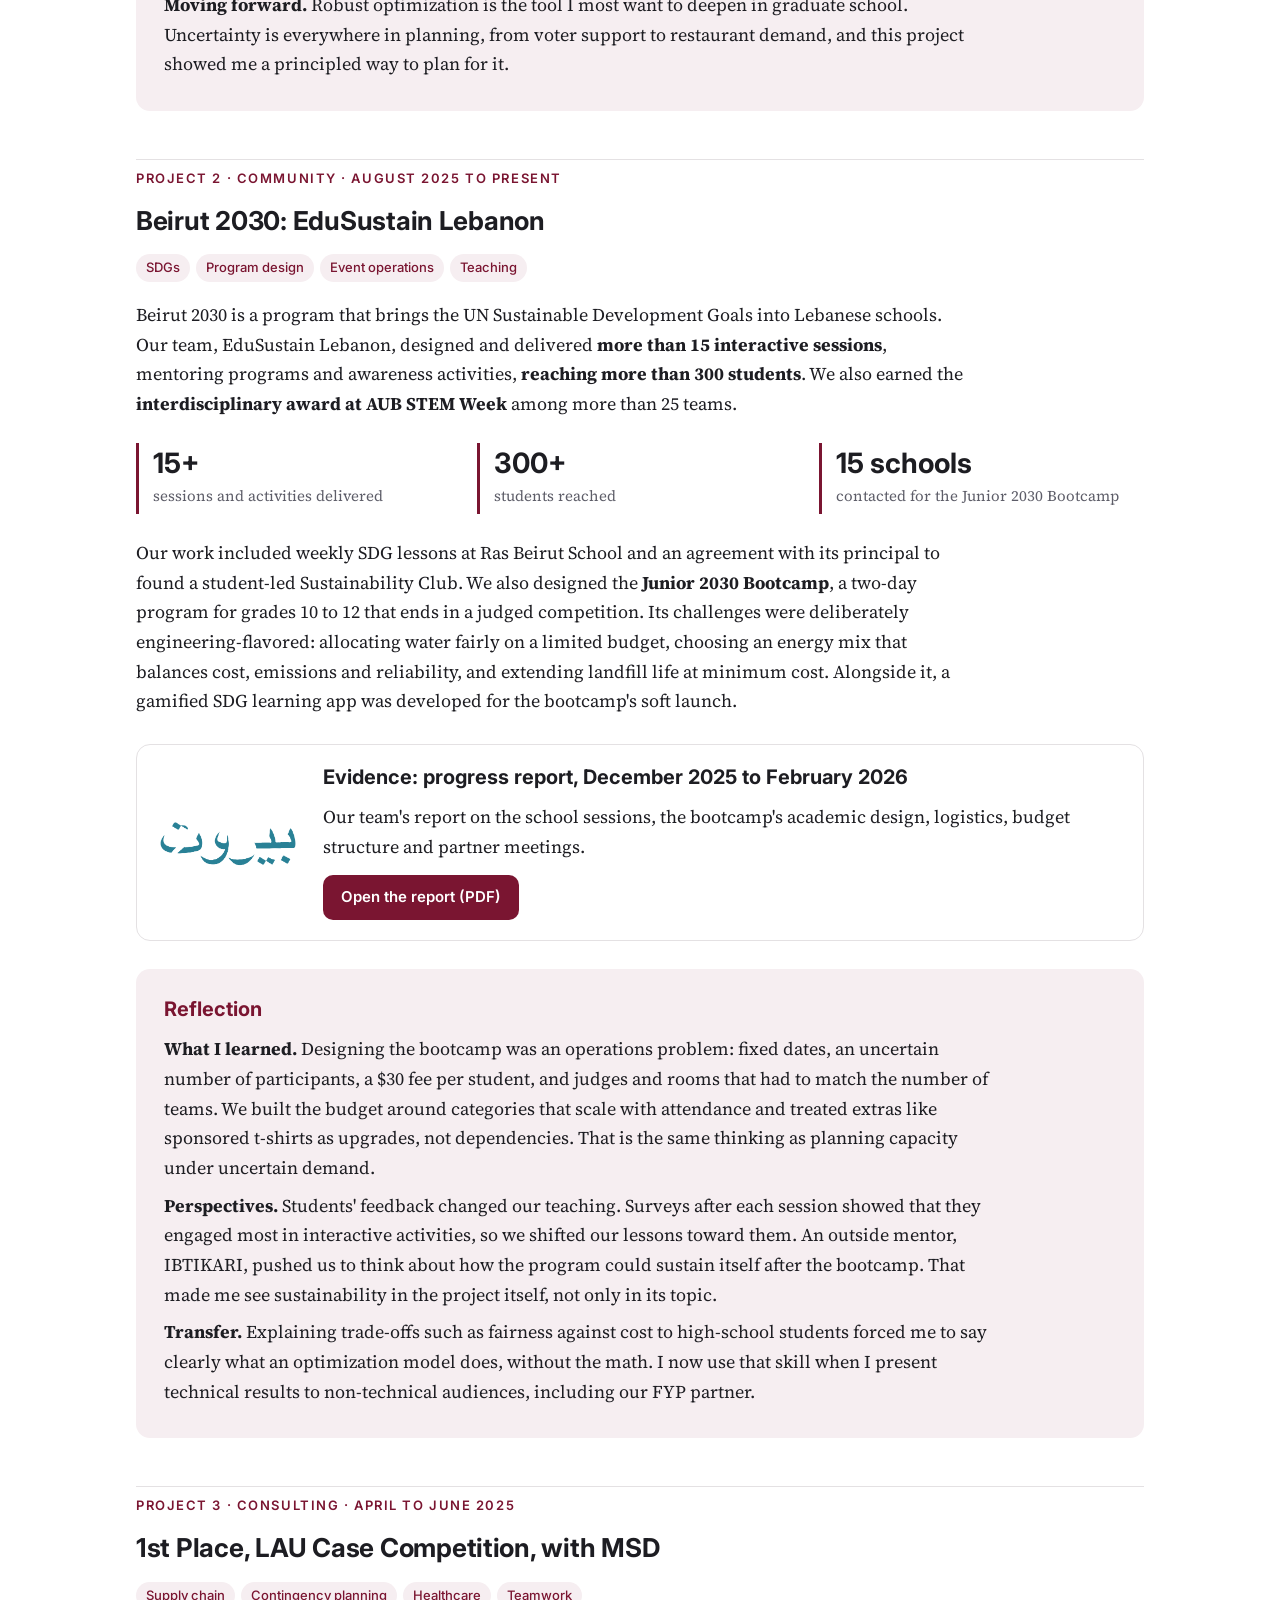
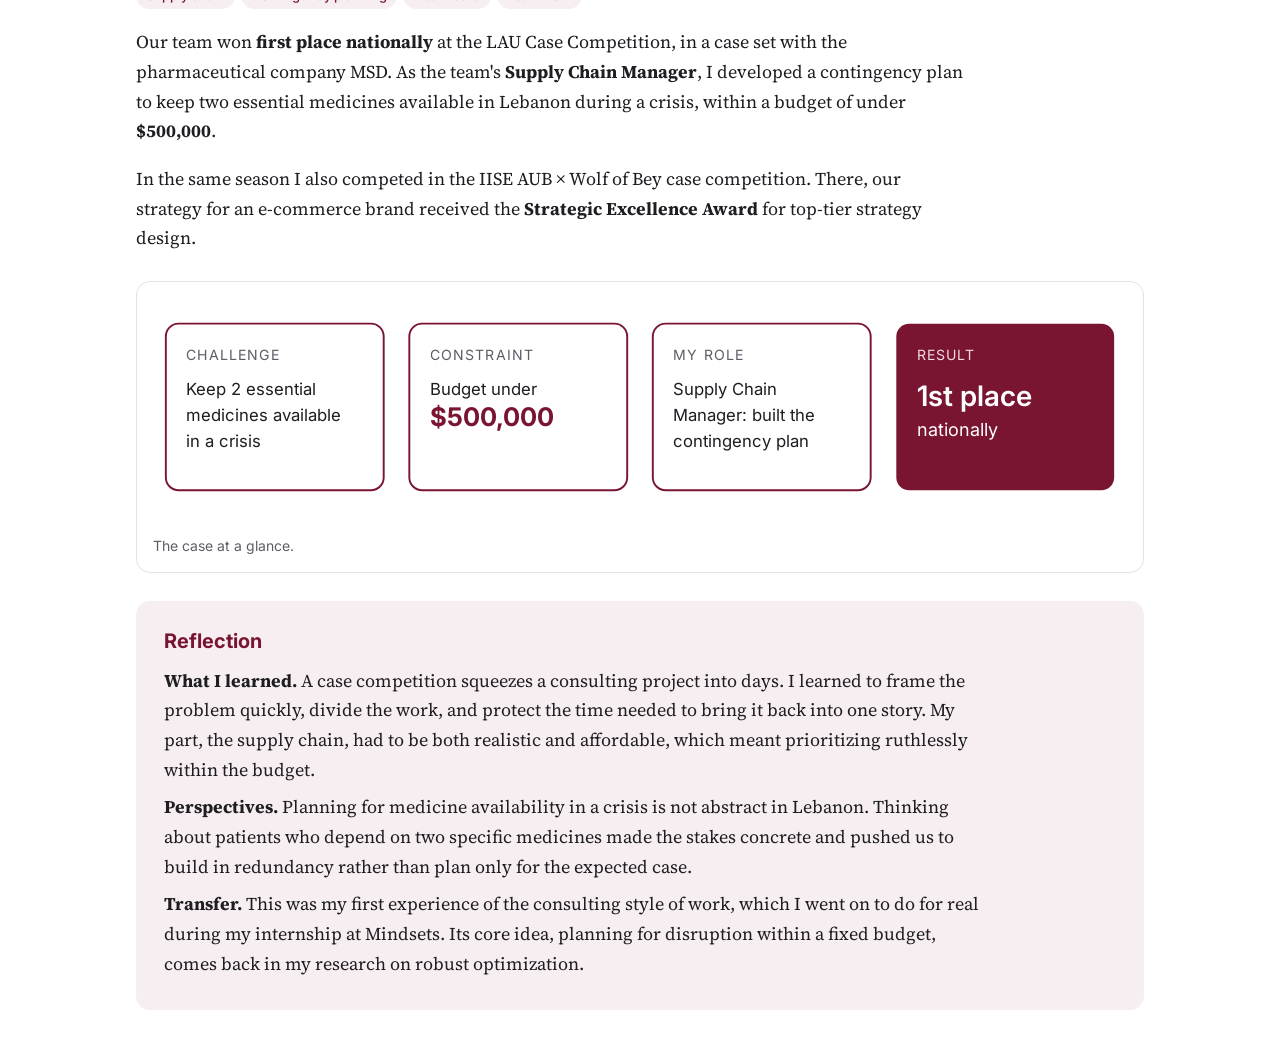
<file: gs/projects.html>
<!doctype html><html lang="en"><head><meta charset="utf-8"><meta name="robots" content="noindex"><meta name="viewport" content="width=device-width, initial-scale=1"><style>@import url('https://fonts.googleapis.com/css2?family=Inter:wght@400;500;600;700&family=Source+Serif+4:ital,wght@0,400;0,600;1,400&display=swap');
:root {
--maroon: #7a1531;
--maroon-soft: #f6eef1;
--ink: #1d1d22;
--muted: #5d5d68;
--line: #e4e1e3;
--bg: #fdfcfb;
--card: #ffffff;
--max: 1040px;
}
* { box-sizing: border-box; }
html { scroll-behavior: smooth; }
body {
margin: 0;
background: var(--bg);
color: var(--ink);
font-family: 'Source Serif 4', Georgia, serif;
font-size: 18px;
line-height: 1.65;
}
h1, h2, h3, h4, nav, .eyebrow, .tag, .btn, .stat b, figcaption, footer, .meta {
font-family: 'Inter', system-ui, sans-serif;
}
a { color: var(--maroon); }
img { max-width: 100%; height: auto; display: block; }
/* ---------- header / nav ---------- */
header.site {
position: sticky; top: 0; z-index: 10;
background: rgba(253,252,251,.94);
backdrop-filter: blur(6px);
border-bottom: 1px solid var(--line);
}
.bar {
max-width: var(--max); margin: 0 auto; padding: 14px 20px;
display: flex; align-items: center; justify-content: space-between; gap: 16px;
}
.brand { font-family: 'Inter', sans-serif; font-weight: 700; color: var(--ink); text-decoration: none; letter-spacing: -.01em; }
.brand span { color: var(--maroon); }
nav ul { list-style: none; margin: 0; padding: 0; display: flex; gap: 4px; flex-wrap: wrap; }
nav a {
display: block; padding: 6px 12px; border-radius: 999px;
color: var(--muted); text-decoration: none; font-size: 15px; font-weight: 500;
}
nav a:hover { color: var(--maroon); background: var(--maroon-soft); }
nav a[aria-current="page"] { color: #fff; background: var(--maroon); }
/* ---------- layout ---------- */
main { max-width: var(--max); margin: 0 auto; padding: 0 20px 64px; }
.hero { padding: 64px 0 40px; border-bottom: 1px solid var(--line); margin-bottom: 40px; }
.eyebrow { text-transform: uppercase; letter-spacing: .12em; font-size: 13px; font-weight: 600; color: var(--maroon); margin: 0 0 10px; }
h1 { font-size: clamp(32px, 5vw, 48px); line-height: 1.1; letter-spacing: -.02em; margin: 0 0 16px; }
h2 { font-size: 26px; letter-spacing: -.01em; margin: 48px 0 12px; }
h3 { font-size: 20px; margin: 28px 0 8px; }
.lede { font-size: 21px; color: var(--muted); max-width: 46em; margin: 0; }
p { max-width: 46em; }
.meta { font-size: 14px; color: var(--muted); margin: 0 0 12px; }
/* ---------- components ---------- */
.grid { display: grid; gap: 20px; grid-template-columns: repeat(auto-fit, minmax(280px, 1fr)); }
.card {
background: var(--card); border: 1px solid var(--line); border-radius: 14px; padding: 24px;
}
.card h3 { margin-top: 0; }
.card p:last-child { margin-bottom: 0; }
a.card { color: inherit; text-decoration: none; transition: border-color .15s, transform .15s; display: block; }
a.card:hover { border-color: var(--maroon); transform: translateY(-2px); }
.card .more { font-family: 'Inter', sans-serif; font-weight: 600; font-size: 15px; color: var(--maroon); }
.tags { display: flex; flex-wrap: wrap; gap: 6px; margin: 8px 0 14px; padding: 0; list-style: none; }
.tag { font-size: 13px; background: var(--maroon-soft); color: var(--maroon); padding: 3px 10px; border-radius: 999px; font-weight: 500; }
.stats { display: grid; gap: 16px; grid-template-columns: repeat(auto-fit, minmax(170px, 1fr)); margin: 24px 0; }
.stat { border-left: 3px solid var(--maroon); padding: 4px 0 4px 14px; }
.stat b { display: block; font-size: 28px; line-height: 1.2; }
.stat span { font-size: 15px; color: var(--muted); }
.reflection {
background: var(--maroon-soft); border-radius: 14px; padding: 24px 28px; margin: 28px 0;
}
.reflection h3 { margin-top: 0; color: var(--maroon); }
.reflection h4 { font-size: 15px; text-transform: uppercase; letter-spacing: .06em; color: var(--maroon); margin: 20px 0 4px; }
.reflection p { margin: 0 0 8px; }
figure { margin: 28px 0; background: var(--card); border: 1px solid var(--line); border-radius: 14px; padding: 16px; }
figcaption { font-size: 14px; color: var(--muted); margin-top: 10px; line-height: 1.5; }
.btn {
display: inline-block; padding: 10px 18px; border-radius: 10px; font-size: 15px; font-weight: 600;
background: var(--maroon); color: #fff; text-decoration: none; margin: 4px 8px 4px 0;
}
.btn.ghost { background: transparent; color: var(--maroon); border: 1.5px solid var(--maroon); }
.timeline { list-style: none; padding: 0; margin: 20px 0; border-left: 2px solid var(--line); }
.timeline li { position: relative; padding: 0 0 22px 22px; }
.timeline li::before {
content: ''; position: absolute; left: -7px; top: 8px; width: 12px; height: 12px;
border-radius: 50%; background: var(--maroon);
}
.timeline .meta { margin: 0; }
.onpage { display: flex; flex-wrap: wrap; gap: 8px; margin: 20px 0 0; padding: 0; list-style: none; }
.onpage a { font-family: 'Inter', sans-serif; font-size: 14px; text-decoration: none; border: 1px solid var(--line); border-radius: 999px; padding: 5px 12px; color: var(--ink); background: #fff; }
.onpage a:hover { border-color: var(--maroon); color: var(--maroon); }
section.project { border-top: 1px solid var(--line); padding-top: 8px; margin-top: 48px; scroll-margin-top: 80px; }
footer {
border-top: 1px solid var(--line); color: var(--muted); font-size: 14px;
max-width: var(--max); margin: 0 auto; padding: 24px 20px 40px;
display: flex; justify-content: space-between; flex-wrap: wrap; gap: 12px;
}
footer a { color: var(--muted); }
@media (max-width: 640px) {
body { font-size: 17px; }
.bar { flex-direction: column; align-items: flex-start; gap: 8px; }
nav a { padding: 5px 10px; font-size: 14px; }
.hero { padding: 36px 0 28px; }
.reflection { padding: 20px; }
}
body{background:#fff;margin:0}
main{padding:0 16px 24px}
.hero{padding:16px 0 28px;margin-bottom:28px}
.diagram { width: 100%; height: auto; font-family: 'Inter', sans-serif; }
.diagram .box { fill: #fff; stroke: #7a1531; stroke-width: 1.5; }
.diagram .core { fill: #7a1531; }
.diagram text { font-size: 13px; fill: #1d1d22; }
.diagram .core-t { fill: #fff; font-weight: 600; font-size: 14px; }
.diagram .lbl { font-size: 11px; fill: #5d5d68; text-transform: uppercase; letter-spacing: .08em; }
.diagram path { stroke: #7a1531; stroke-width: 1.5; fill: none; marker-end: url(#arr); }
</style></head><body><main>
<section class="hero">
<p class="eyebrow">Projects</p>
<h1>Optimization research, consulting strategy and community impact</h1>
<p class="lede">Three projects outside my FYP and internship, each using the same engineering toolkit on a very different problem.</p>
<ul class="onpage">
<li><a href="#elections" target="_self">1 · Election-alliance optimization</a></li>
<li><a href="#beirut2030" target="_self">2 · Beirut 2030: EduSustain Lebanon</a></li>
<li><a href="#case" target="_self">3 · LAU Case Competition with MSD</a></li>
</ul>
</section>
<!-- ===================== PROJECT 1 ===================== -->
<section class="project" id="elections">
<p class="eyebrow">Project 1 · Research · 2026 to present</p>
<h2 style="margin-top:4px">Optimizing strategic alliances in Lebanese parliamentary elections</h2>
<ul class="tags"><li class="tag">MILP</li><li class="tag">Robust optimization</li><li class="tag">Python</li><li class="tag">Research</li></ul>
<p class="meta">AUB Department of Industrial Engineering and Management · supervised by Prof. Abdul Jawad Alami · with Marwan Shamseddine</p>
<p>Lebanon's proportional electoral law makes alliance-building a combinatorial problem. Which parties should join which lists in which districts, and which candidates should fill each list's seats? I am co-authoring research that formulates these decisions as a <strong>mixed-integer linear program</strong> in Python. It includes electoral-law constraints, political compatibility between parties, and historical election data.</p>
<p>Voter support is never known in advance, so we apply <strong>robust optimization</strong>: the model looks for alliance and allocation decisions that still perform well when support moves within a plausible range, rather than decisions that are optimal for one guess.</p>
<figure>
<svg class="diagram" viewBox="0 0 760 250" role="img" aria-label="Model structure: inputs (electoral law, party compatibility, historical results, uncertain voter support) feed a robust MILP, which outputs coalition decisions and candidate allocation.">
<defs><marker id="arr" viewBox="0 0 10 10" refX="9" refY="5" markerWidth="7" markerHeight="7" orient="auto"><path d="M0,0 L10,5 L0,10 z" fill="#7a1531" stroke="none"/></marker></defs>
<text class="lbl" x="20" y="20">Inputs</text>
<rect class="box" x="20" y="32" width="210" height="40" rx="8"/><text x="34" y="57">Electoral-law constraints</text>
<rect class="box" x="20" y="82" width="210" height="40" rx="8"/><text x="34" y="107">Political compatibility</text>
<rect class="box" x="20" y="132" width="210" height="40" rx="8"/><text x="34" y="157">Historical election data</text>
<rect class="box" x="20" y="182" width="210" height="40" rx="8" stroke-dasharray="4 3"/><text x="34" y="207">Uncertain voter support</text>
<path d="M232,52 C280,52 280,125 300,125"/>
<path d="M232,102 C270,102 270,125 300,125"/>
<path d="M232,152 C270,152 270,125 300,125"/>
<path d="M232,202 C280,202 280,125 300,125"/>
<text class="lbl" x="304" y="20">Model</text>
<rect class="core" x="304" y="85" width="190" height="80" rx="10"/>
<text class="core-t" x="399" y="120" text-anchor="middle">Robust MILP</text>
<text class="core-t" x="399" y="142" text-anchor="middle" style="font-weight:400;font-size:12px">solved in Python</text>
<path d="M496,110 C520,110 520,77 540,77"/>
<path d="M496,140 C520,140 520,172 540,172"/>
<text class="lbl" x="544" y="20">Decisions</text>
<rect class="box" x="544" y="55" width="196" height="44" rx="8"/><text x="558" y="82">Coalition formation</text>
<rect class="box" x="544" y="150" width="196" height="44" rx="8"/><text x="558" y="177">Candidate allocation</text>
</svg>
<figcaption>How the model is structured. The research is ongoing and unpublished, so only the general structure is shown here.</figcaption>
</figure>
<div class="reflection">
<h3>Reflection</h3>
<p><strong>What I learned.</strong> In INDE 302 and 303, the problems arrived already formulated. Here, most of the work was deciding <em>what</em> to model: which rules of the electoral law become hard constraints, and how to turn something as soft as political compatibility into numbers. Formulation is a modeling judgment, not just algebra.</p>
<p><strong>Perspectives.</strong> Election models touch real people and real politics, so we have to be careful about what the model claims. A model can show what coalitions are mathematically favorable. It cannot say what is right for voters. Working with a professor and a co-author also taught me how research is checked: every modeling choice has to survive someone else's questions.</p>
<p><strong>Moving forward.</strong> Robust optimization is the tool I most want to deepen in graduate school. Uncertainty is everywhere in planning, from voter support to restaurant demand, and this project showed me a principled way to plan for it.</p>
</div>
</section>
<!-- ===================== PROJECT 2 ===================== -->
<section class="project" id="beirut2030">
<p class="eyebrow">Project 2 · Community · August 2025 to present</p>
<h2 style="margin-top:4px">Beirut 2030: EduSustain Lebanon</h2>
<ul class="tags"><li class="tag">SDGs</li><li class="tag">Program design</li><li class="tag">Event operations</li><li class="tag">Teaching</li></ul>
<p>Beirut 2030 is a program that brings the UN Sustainable Development Goals into Lebanese schools. Our team, EduSustain Lebanon, designed and delivered <strong>more than 15 interactive sessions</strong>, mentoring programs and awareness activities, <strong>reaching more than 300 students</strong>. We also earned the <strong>interdisciplinary award at AUB STEM Week</strong> among more than 25 teams.</p>
<div class="stats">
<div class="stat"><b>15+</b><span>sessions and activities delivered</span></div>
<div class="stat"><b>300+</b><span>students reached</span></div>
<div class="stat"><b>15 schools</b><span>contacted for the Junior 2030 Bootcamp</span></div>
</div>
<p>Our work included weekly SDG lessons at Ras Beirut School and an agreement with its principal to found a student-led Sustainability Club. We also designed the <strong>Junior 2030 Bootcamp</strong>, a two-day program for grades 10 to 12 that ends in a judged competition. Its challenges were deliberately engineering-flavored: allocating water fairly on a limited budget, choosing an energy mix that balances cost, emissions and reliability, and extending landfill life at minimum cost. Alongside it, a gamified SDG learning app was developed for the bootcamp's soft launch.</p>
<figure style="display:flex;gap:20px;align-items:center;flex-wrap:wrap">
<img src="https://randighazal97.github.io/assets/beirut2030-logo.png" alt="Beirut 2030 logo" style="width:150px">
<div style="flex:1;min-width:220px">
<h3 style="margin-top:0">Evidence: progress report, December 2025 to February 2026</h3>
<p style="margin:0 0 10px">Our team's report on the school sessions, the bootcamp's academic design, logistics, budget structure and partner meetings.</p>
<a class="btn" href="https://randighazal97.github.io/assets/beirut2030-progress-report.pdf" target="_blank" rel="noopener">Open the report (PDF)</a>
</div>
</figure>
<div class="reflection">
<h3>Reflection</h3>
<p><strong>What I learned.</strong> Designing the bootcamp was an operations problem: fixed dates, an uncertain number of participants, a $30 fee per student, and judges and rooms that had to match the number of teams. We built the budget around categories that scale with attendance and treated extras like sponsored t-shirts as upgrades, not dependencies. That is the same thinking as planning capacity under uncertain demand.</p>
<p><strong>Perspectives.</strong> Students' feedback changed our teaching. Surveys after each session showed that they engaged most in interactive activities, so we shifted our lessons toward them. An outside mentor, IBTIKARI, pushed us to think about how the program could sustain itself after the bootcamp. That made me see sustainability in the project itself, not only in its topic.</p>
<p><strong>Transfer.</strong> Explaining trade-offs such as fairness against cost to high-school students forced me to say clearly what an optimization model does, without the math. I now use that skill when I present technical results to non-technical audiences, including our FYP partner.</p>
</div>
</section>
<!-- ===================== PROJECT 3 ===================== -->
<section class="project" id="case">
<p class="eyebrow">Project 3 · Consulting · April to June 2025</p>
<h2 style="margin-top:4px">1st Place, LAU Case Competition, with MSD</h2>
<ul class="tags"><li class="tag">Supply chain</li><li class="tag">Contingency planning</li><li class="tag">Healthcare</li><li class="tag">Teamwork</li></ul>
<p>Our team won <strong>first place nationally</strong> at the LAU Case Competition, in a case set with the pharmaceutical company MSD. As the team's <strong>Supply Chain Manager</strong>, I developed a contingency plan to keep two essential medicines available in Lebanon during a crisis, within a budget of under <strong>$500,000</strong>.</p>
<p>In the same season I also competed in the IISE AUB × Wolf of Bey case competition. There, our strategy for an e-commerce brand received the <strong>Strategic Excellence Award</strong> for top-tier strategy design.</p>
<figure>
<svg class="diagram" viewBox="0 0 760 170" role="img" aria-label="Case at a glance: the challenge (keep two essential medicines available in a crisis), the constraint (budget under 500,000 dollars), my role (supply chain manager) and the result (first place nationally).">
<rect class="box" x="10" y="20" width="170" height="130" rx="10"/>
<text class="lbl" x="26" y="48">Challenge</text>
<text x="26" y="76">Keep 2 essential</text><text x="26" y="96">medicines available</text><text x="26" y="116">in a crisis</text>
<rect class="box" x="200" y="20" width="170" height="130" rx="10"/>
<text class="lbl" x="216" y="48">Constraint</text>
<text x="216" y="76">Budget under</text><text x="216" y="100" style="font-size:20px;font-weight:700;fill:#7a1531">$500,000</text>
<rect class="box" x="390" y="20" width="170" height="130" rx="10"/>
<text class="lbl" x="406" y="48">My role</text>
<text x="406" y="76">Supply Chain</text><text x="406" y="96">Manager: built the</text><text x="406" y="116">contingency plan</text>
<rect class="core" x="580" y="20" width="170" height="130" rx="10"/>
<text class="lbl" x="596" y="48" style="fill:#f3d9e1">Result</text>
<text class="core-t" x="596" y="84" style="font-size:22px">1st place</text><text class="core-t" x="596" y="108" style="font-weight:400">nationally</text>
</svg>
<figcaption>The case at a glance.</figcaption>
</figure>
<div class="reflection">
<h3>Reflection</h3>
<p><strong>What I learned.</strong> A case competition squeezes a consulting project into days. I learned to frame the problem quickly, divide the work, and protect the time needed to bring it back into one story. My part, the supply chain, had to be both realistic and affordable, which meant prioritizing ruthlessly within the budget.</p>
<p><strong>Perspectives.</strong> Planning for medicine availability in a crisis is not abstract in Lebanon. Thinking about patients who depend on two specific medicines made the stakes concrete and pushed us to build in redundancy rather than plan only for the expected case.</p>
<p><strong>Transfer.</strong> This was my first experience of the consulting style of work, which I went on to do for real during my internship at Mindsets. Its core idea, planning for disruption within a fixed budget, comes back in my research on robust optimization.</p>
</div>
</section>
</main></body></html>
</file>
<file: style.css>
@import url('https://fonts.googleapis.com/css2?family=Inter:wght@400;500;600;700&family=Source+Serif+4:ital,wght@0,400;0,600;1,400&display=swap');

:root {
  --maroon: #7a1531;
  --maroon-soft: #f6eef1;
  --ink: #1d1d22;
  --muted: #5d5d68;
  --line: #e4e1e3;
  --bg: #fdfcfb;
  --card: #ffffff;
  --max: 1040px;
}

* { box-sizing: border-box; }
html { scroll-behavior: smooth; }
body {
  margin: 0;
  background: var(--bg);
  color: var(--ink);
  font-family: 'Source Serif 4', Georgia, serif;
  font-size: 18px;
  line-height: 1.65;
}
h1, h2, h3, h4, nav, .eyebrow, .tag, .btn, .stat b, figcaption, footer, .meta {
  font-family: 'Inter', system-ui, sans-serif;
}
a { color: var(--maroon); }
img { max-width: 100%; height: auto; display: block; }

/* ---------- header / nav ---------- */
header.site {
  position: sticky; top: 0; z-index: 10;
  background: rgba(253,252,251,.94);
  backdrop-filter: blur(6px);
  border-bottom: 1px solid var(--line);
}
.bar {
  max-width: var(--max); margin: 0 auto; padding: 14px 20px;
  display: flex; align-items: center; justify-content: space-between; gap: 16px;
}
.brand { font-family: 'Inter', sans-serif; font-weight: 700; color: var(--ink); text-decoration: none; letter-spacing: -.01em; }
.brand span { color: var(--maroon); }
nav ul { list-style: none; margin: 0; padding: 0; display: flex; gap: 4px; flex-wrap: wrap; }
nav a {
  display: block; padding: 6px 12px; border-radius: 999px;
  color: var(--muted); text-decoration: none; font-size: 15px; font-weight: 500;
}
nav a:hover { color: var(--maroon); background: var(--maroon-soft); }
nav a[aria-current="page"] { color: #fff; background: var(--maroon); }

/* ---------- layout ---------- */
main { max-width: var(--max); margin: 0 auto; padding: 0 20px 64px; }
.hero { padding: 64px 0 40px; border-bottom: 1px solid var(--line); margin-bottom: 40px; }
.eyebrow { text-transform: uppercase; letter-spacing: .12em; font-size: 13px; font-weight: 600; color: var(--maroon); margin: 0 0 10px; }
h1 { font-size: clamp(32px, 5vw, 48px); line-height: 1.1; letter-spacing: -.02em; margin: 0 0 16px; }
h2 { font-size: 26px; letter-spacing: -.01em; margin: 48px 0 12px; }
h3 { font-size: 20px; margin: 28px 0 8px; }
.lede { font-size: 21px; color: var(--muted); max-width: 46em; margin: 0; }
p { max-width: 46em; }
.meta { font-size: 14px; color: var(--muted); margin: 0 0 12px; }

/* ---------- components ---------- */
.grid { display: grid; gap: 20px; grid-template-columns: repeat(auto-fit, minmax(280px, 1fr)); }
.card {
  background: var(--card); border: 1px solid var(--line); border-radius: 14px; padding: 24px;
}
.card h3 { margin-top: 0; }
.card p:last-child { margin-bottom: 0; }
a.card { color: inherit; text-decoration: none; transition: border-color .15s, transform .15s; display: block; }
a.card:hover { border-color: var(--maroon); transform: translateY(-2px); }
.card .more { font-family: 'Inter', sans-serif; font-weight: 600; font-size: 15px; color: var(--maroon); }

.tags { display: flex; flex-wrap: wrap; gap: 6px; margin: 8px 0 14px; padding: 0; list-style: none; }
.tag { font-size: 13px; background: var(--maroon-soft); color: var(--maroon); padding: 3px 10px; border-radius: 999px; font-weight: 500; }

.stats { display: grid; gap: 16px; grid-template-columns: repeat(auto-fit, minmax(170px, 1fr)); margin: 24px 0; }
.stat { border-left: 3px solid var(--maroon); padding: 4px 0 4px 14px; }
.stat b { display: block; font-size: 28px; line-height: 1.2; }
.stat span { font-size: 15px; color: var(--muted); }

.reflection {
  background: var(--maroon-soft); border-radius: 14px; padding: 24px 28px; margin: 28px 0;
}
.reflection h3 { margin-top: 0; color: var(--maroon); }
.reflection h4 { font-size: 15px; text-transform: uppercase; letter-spacing: .06em; color: var(--maroon); margin: 20px 0 4px; }
.reflection p { margin: 0 0 8px; }

figure { margin: 28px 0; background: var(--card); border: 1px solid var(--line); border-radius: 14px; padding: 16px; }
figcaption { font-size: 14px; color: var(--muted); margin-top: 10px; line-height: 1.5; }

.btn {
  display: inline-block; padding: 10px 18px; border-radius: 10px; font-size: 15px; font-weight: 600;
  background: var(--maroon); color: #fff; text-decoration: none; margin: 4px 8px 4px 0;
}
.btn.ghost { background: transparent; color: var(--maroon); border: 1.5px solid var(--maroon); }

.timeline { list-style: none; padding: 0; margin: 20px 0; border-left: 2px solid var(--line); }
.timeline li { position: relative; padding: 0 0 22px 22px; }
.timeline li::before {
  content: ''; position: absolute; left: -7px; top: 8px; width: 12px; height: 12px;
  border-radius: 50%; background: var(--maroon);
}
.timeline .meta { margin: 0; }

.onpage { display: flex; flex-wrap: wrap; gap: 8px; margin: 20px 0 0; padding: 0; list-style: none; }
.onpage a { font-family: 'Inter', sans-serif; font-size: 14px; text-decoration: none; border: 1px solid var(--line); border-radius: 999px; padding: 5px 12px; color: var(--ink); background: #fff; }
.onpage a:hover { border-color: var(--maroon); color: var(--maroon); }

section.project { border-top: 1px solid var(--line); padding-top: 8px; margin-top: 48px; scroll-margin-top: 80px; }

footer {
  border-top: 1px solid var(--line); color: var(--muted); font-size: 14px;
  max-width: var(--max); margin: 0 auto; padding: 24px 20px 40px;
  display: flex; justify-content: space-between; flex-wrap: wrap; gap: 12px;
}
footer a { color: var(--muted); }

@media (max-width: 640px) {
  body { font-size: 17px; }
  .bar { flex-direction: column; align-items: flex-start; gap: 8px; }
  nav a { padding: 5px 10px; font-size: 14px; }
  .hero { padding: 36px 0 28px; }
  .reflection { padding: 20px; }
}
</file>
